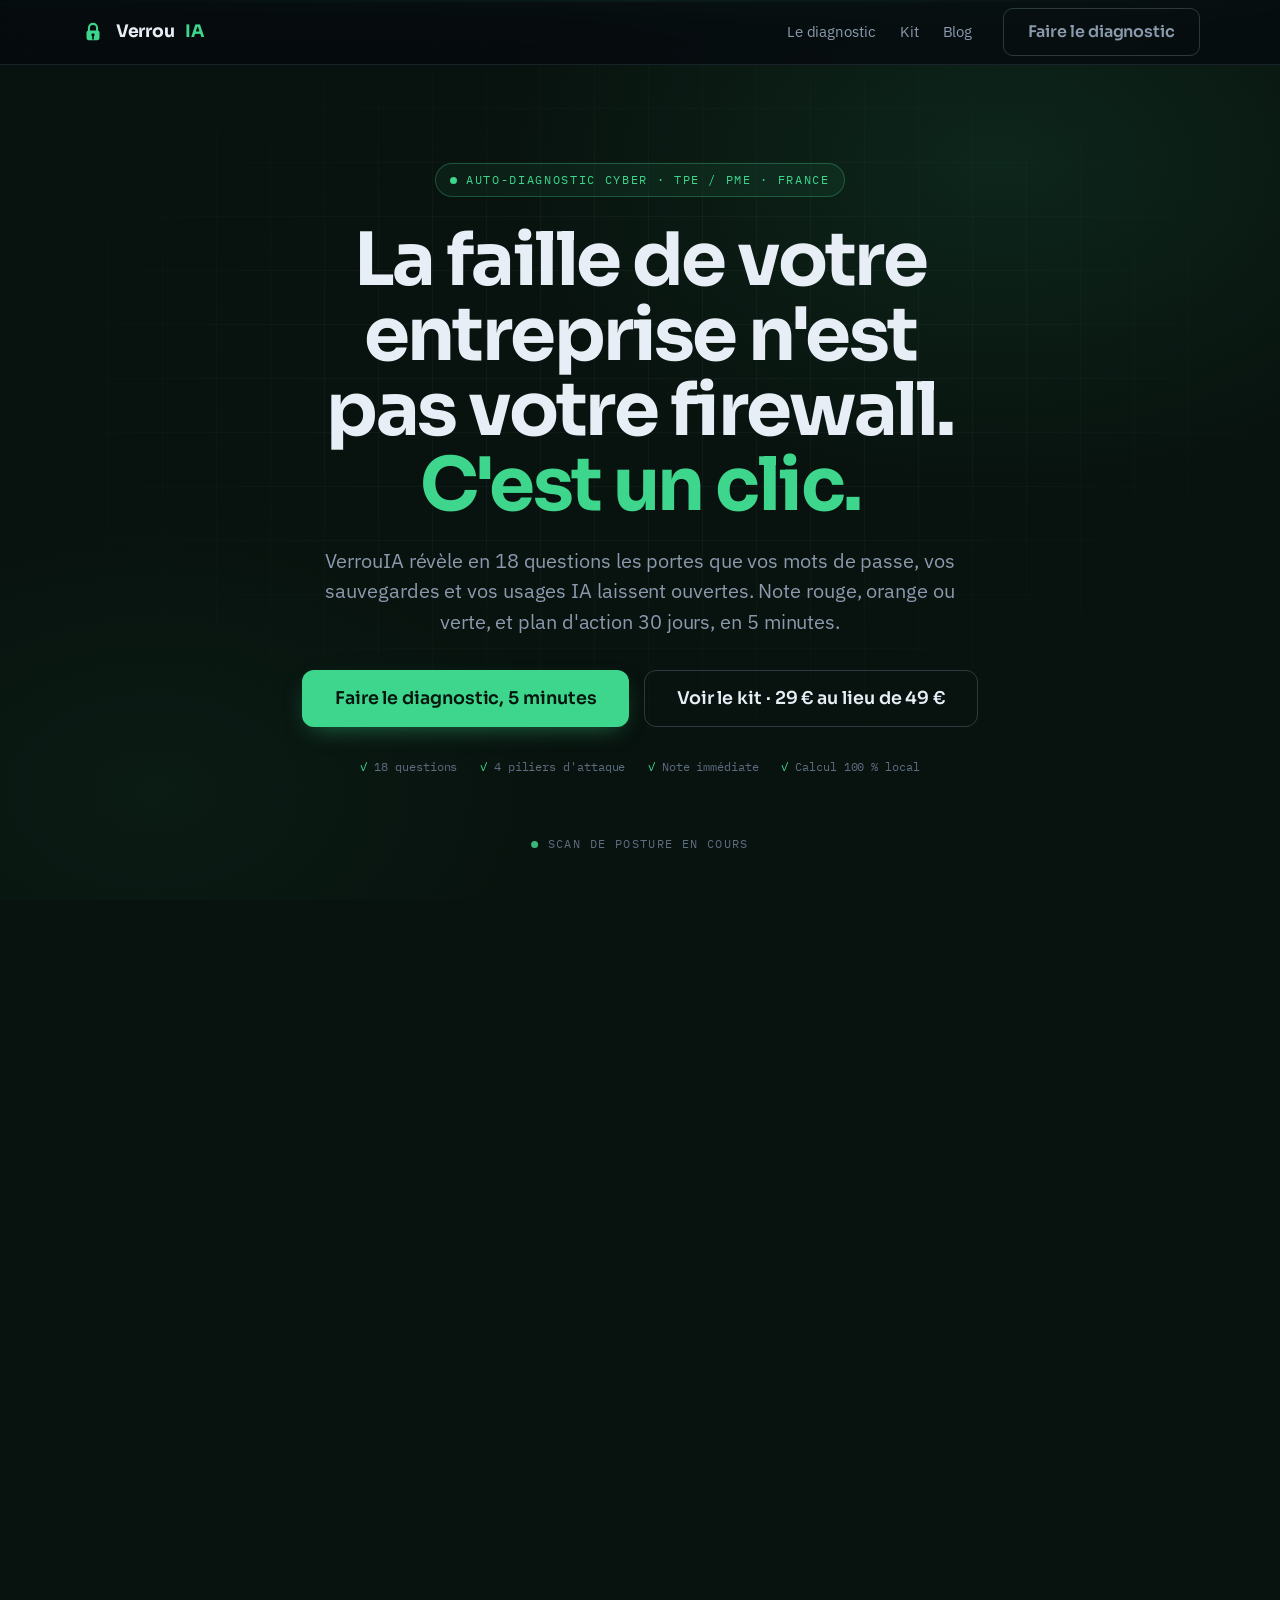
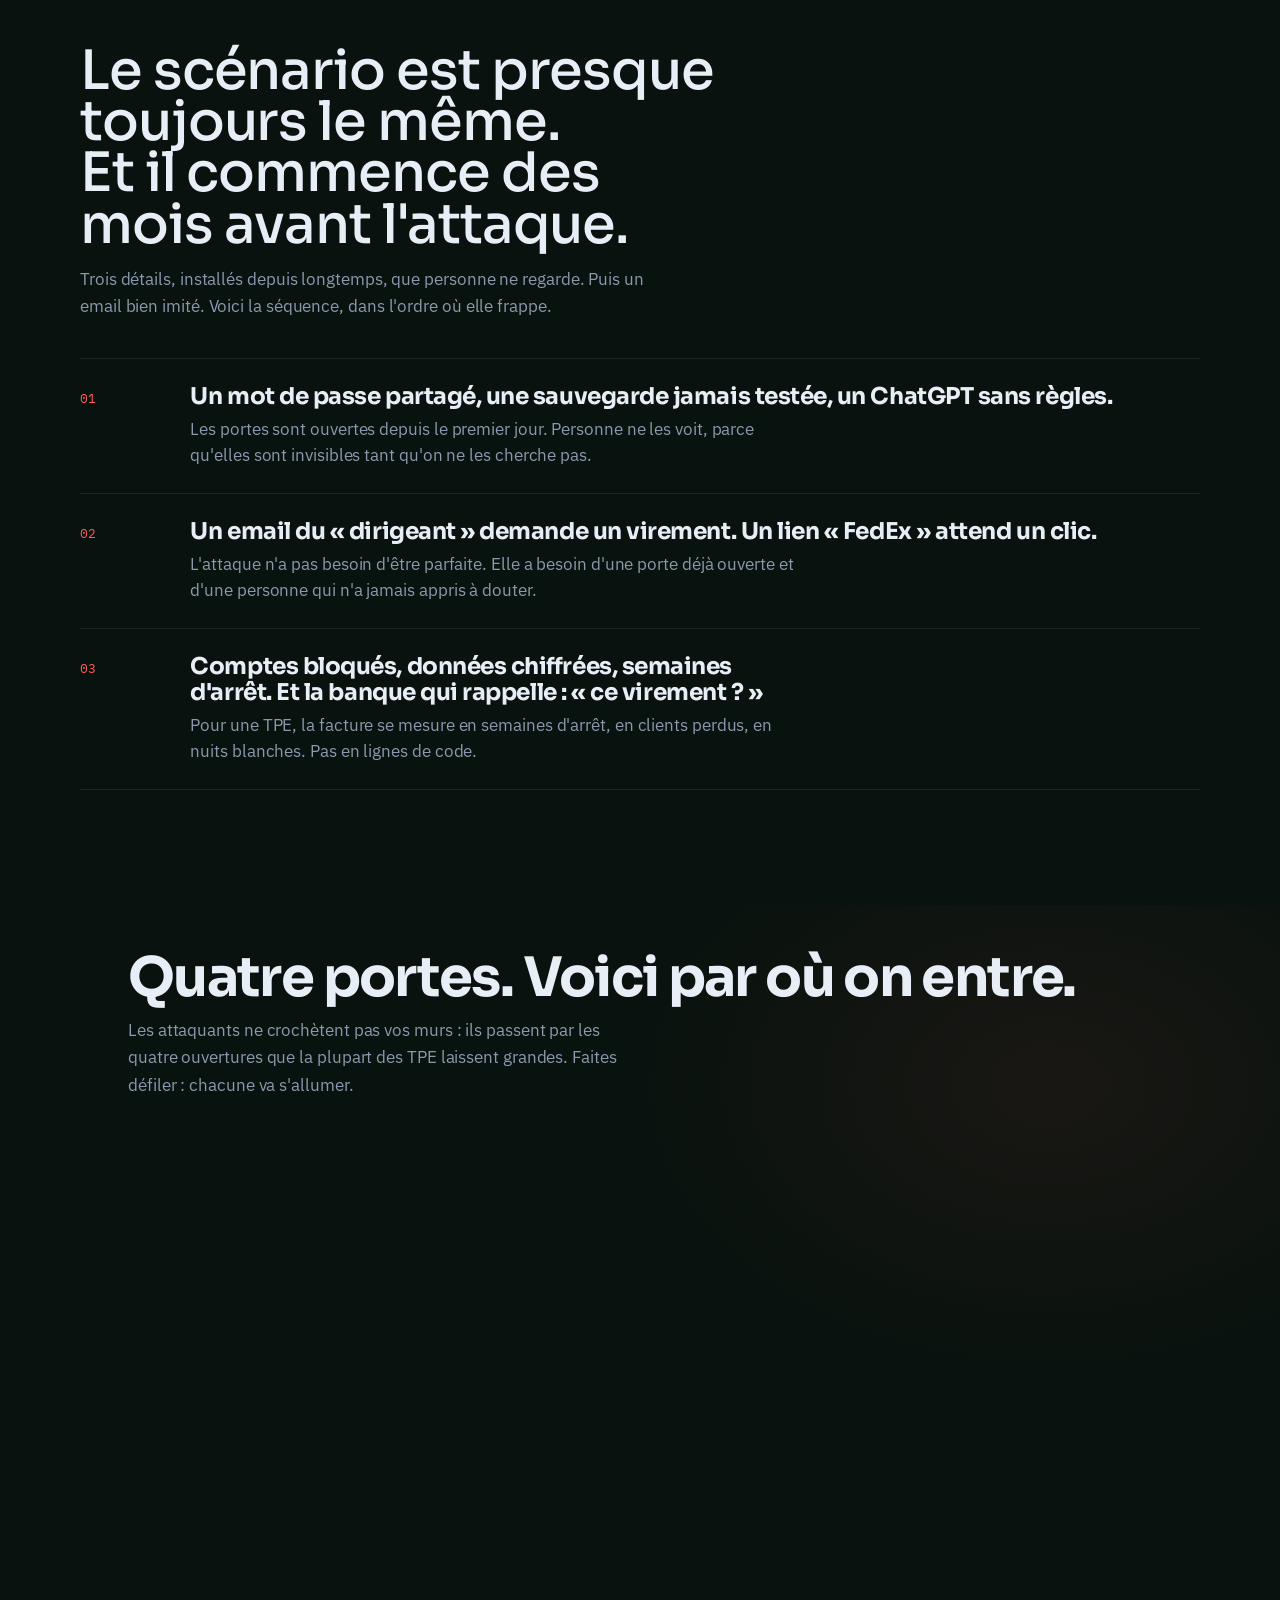
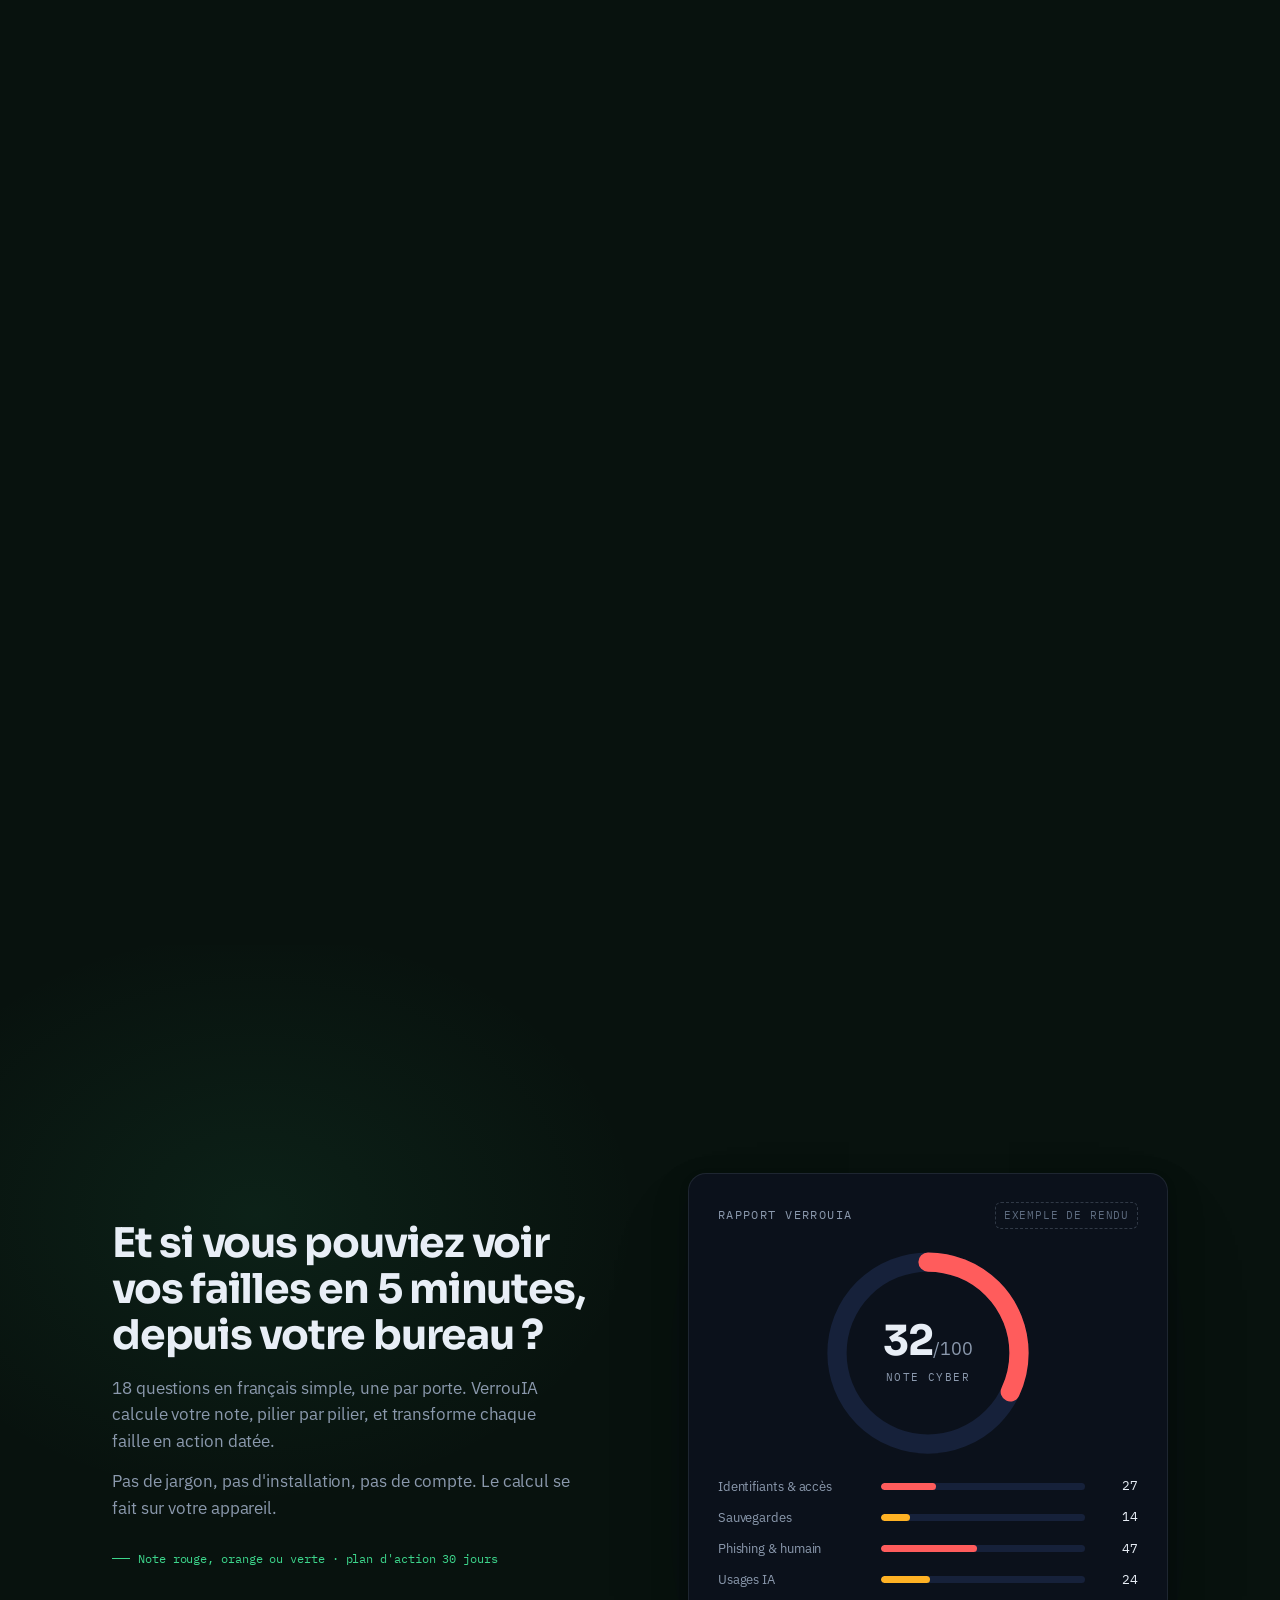
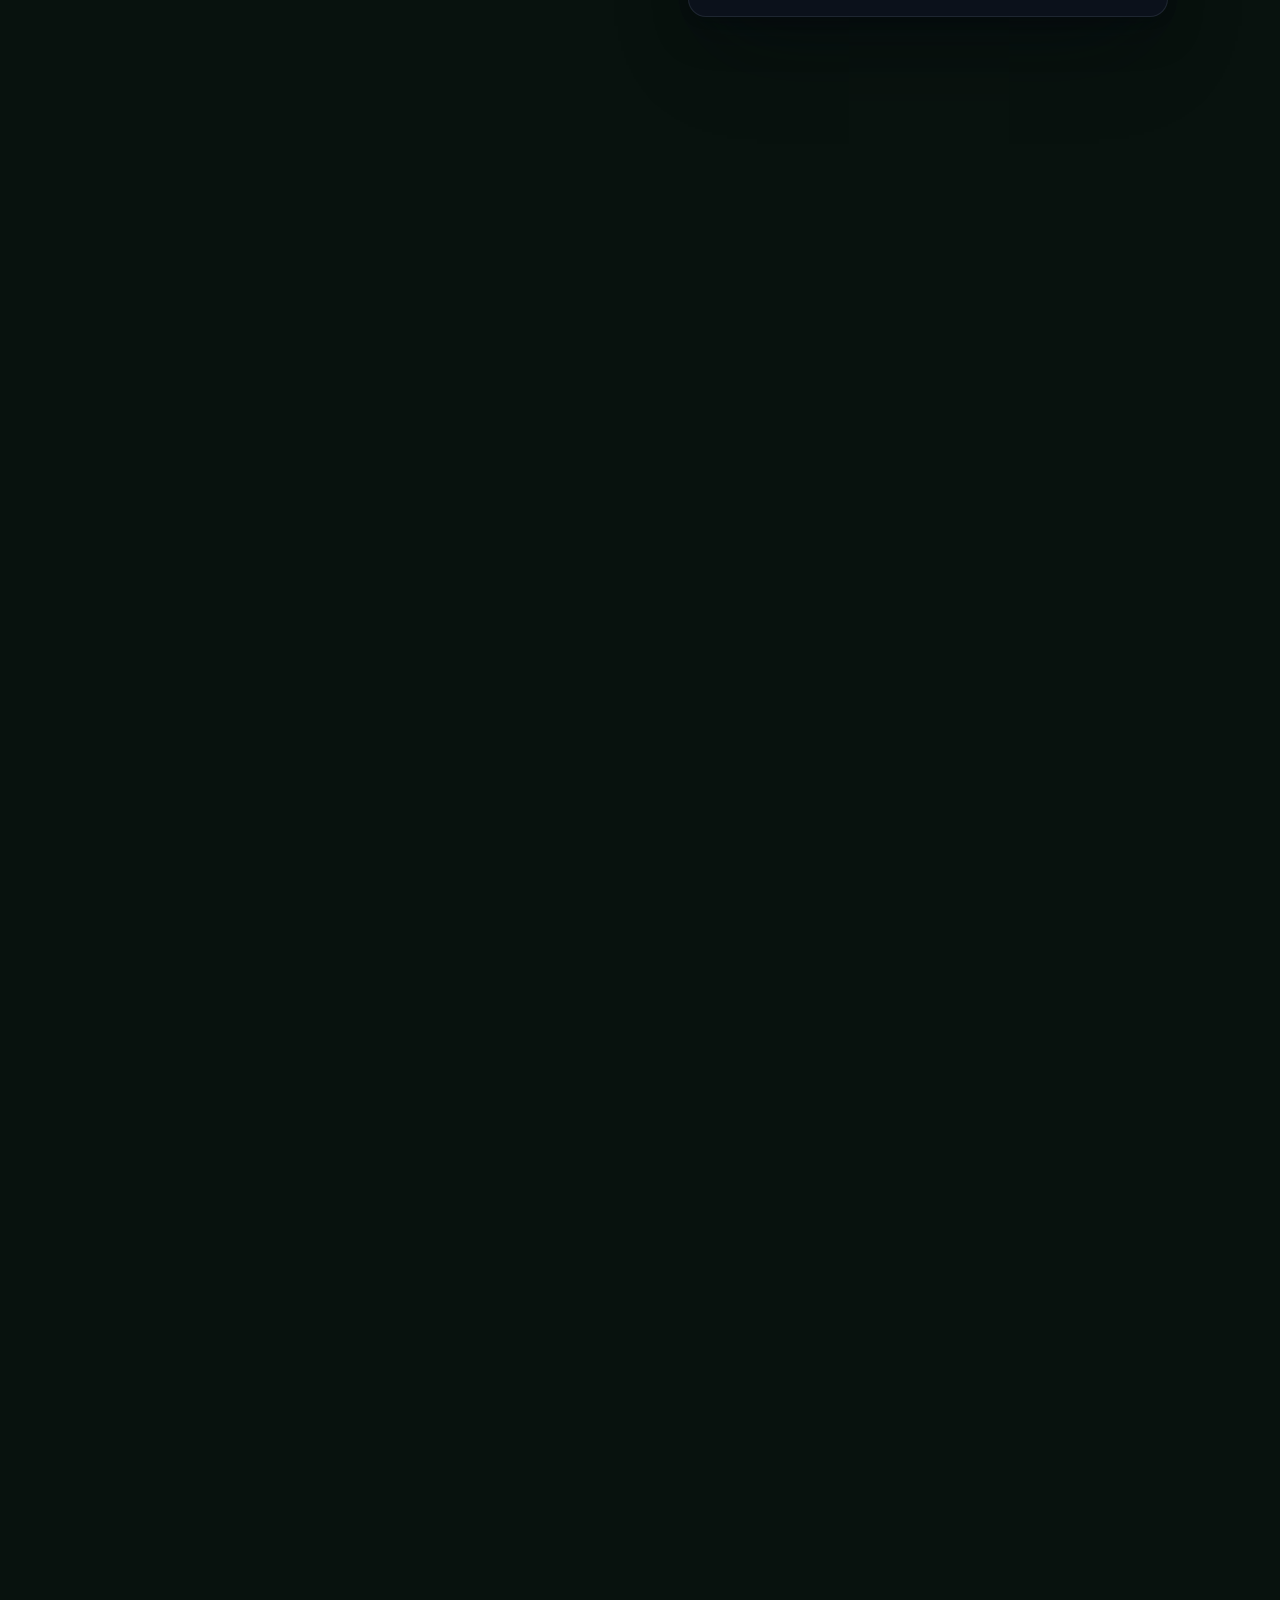
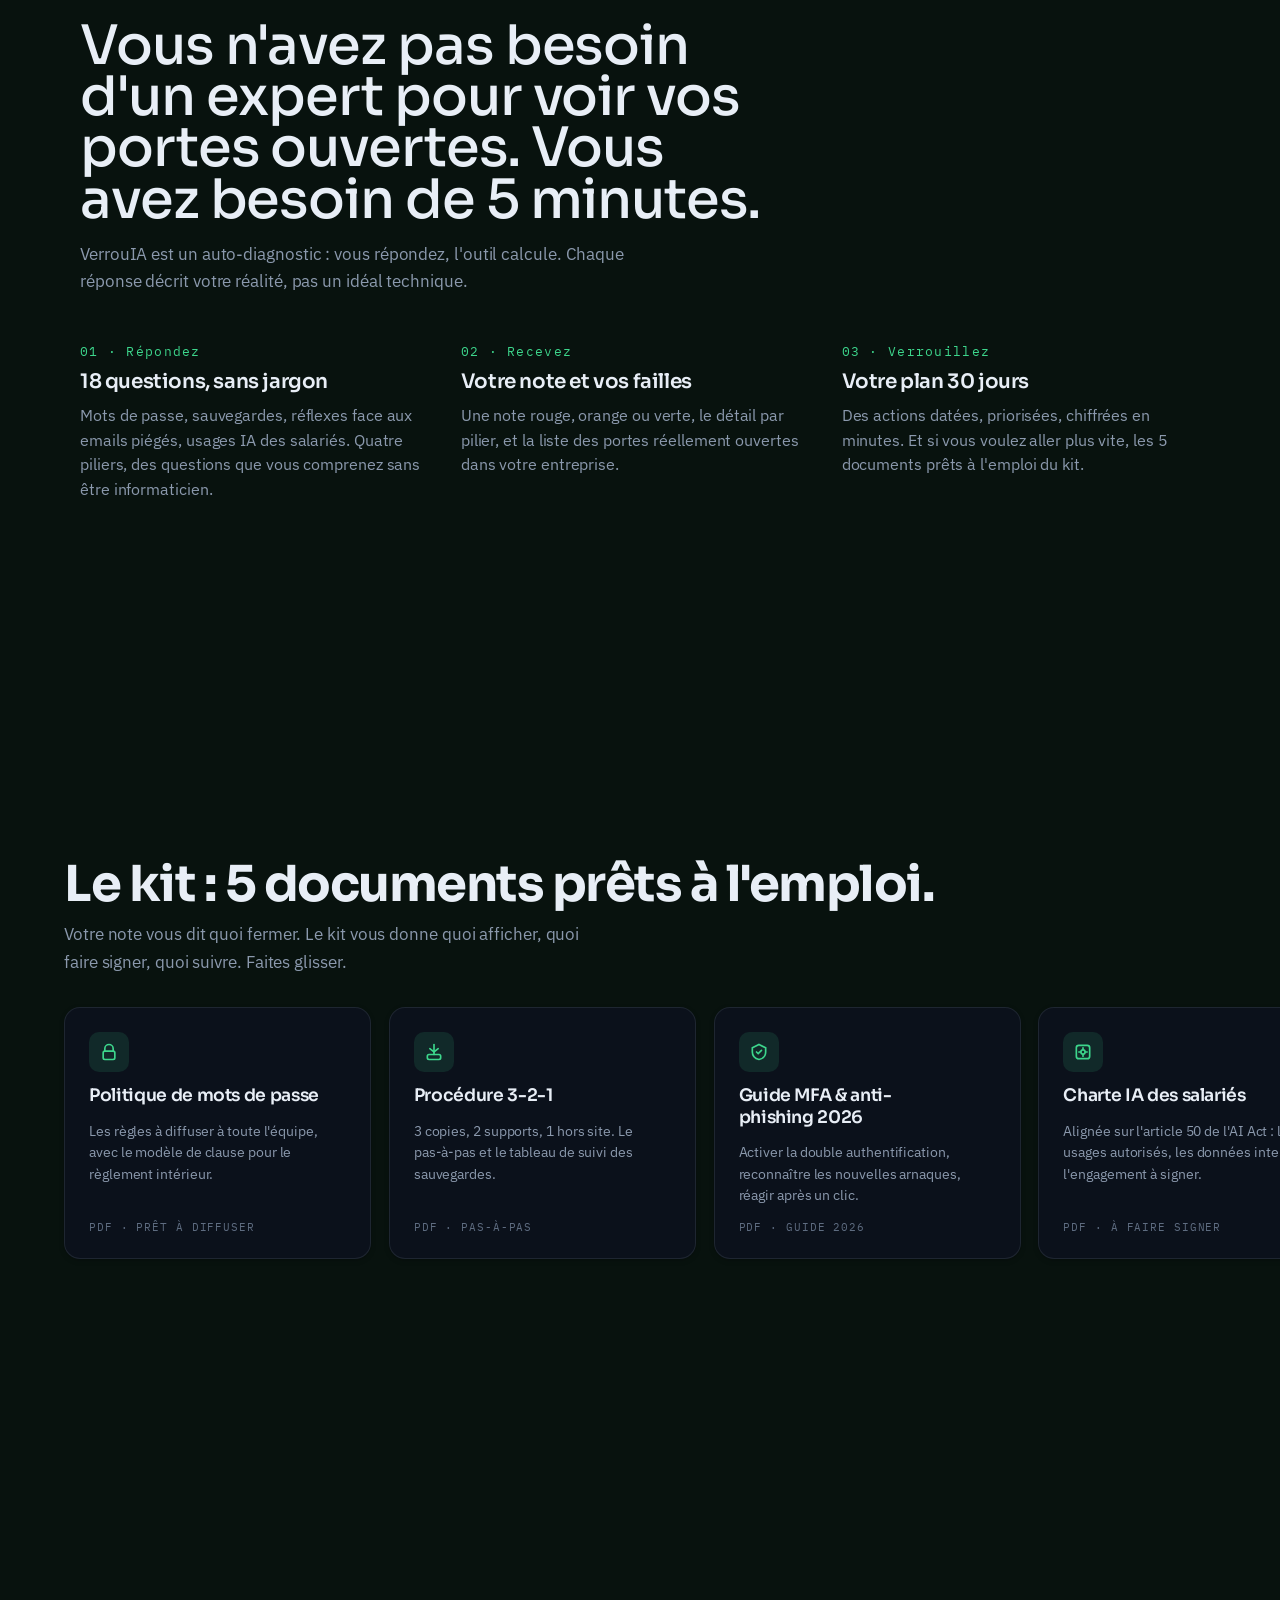
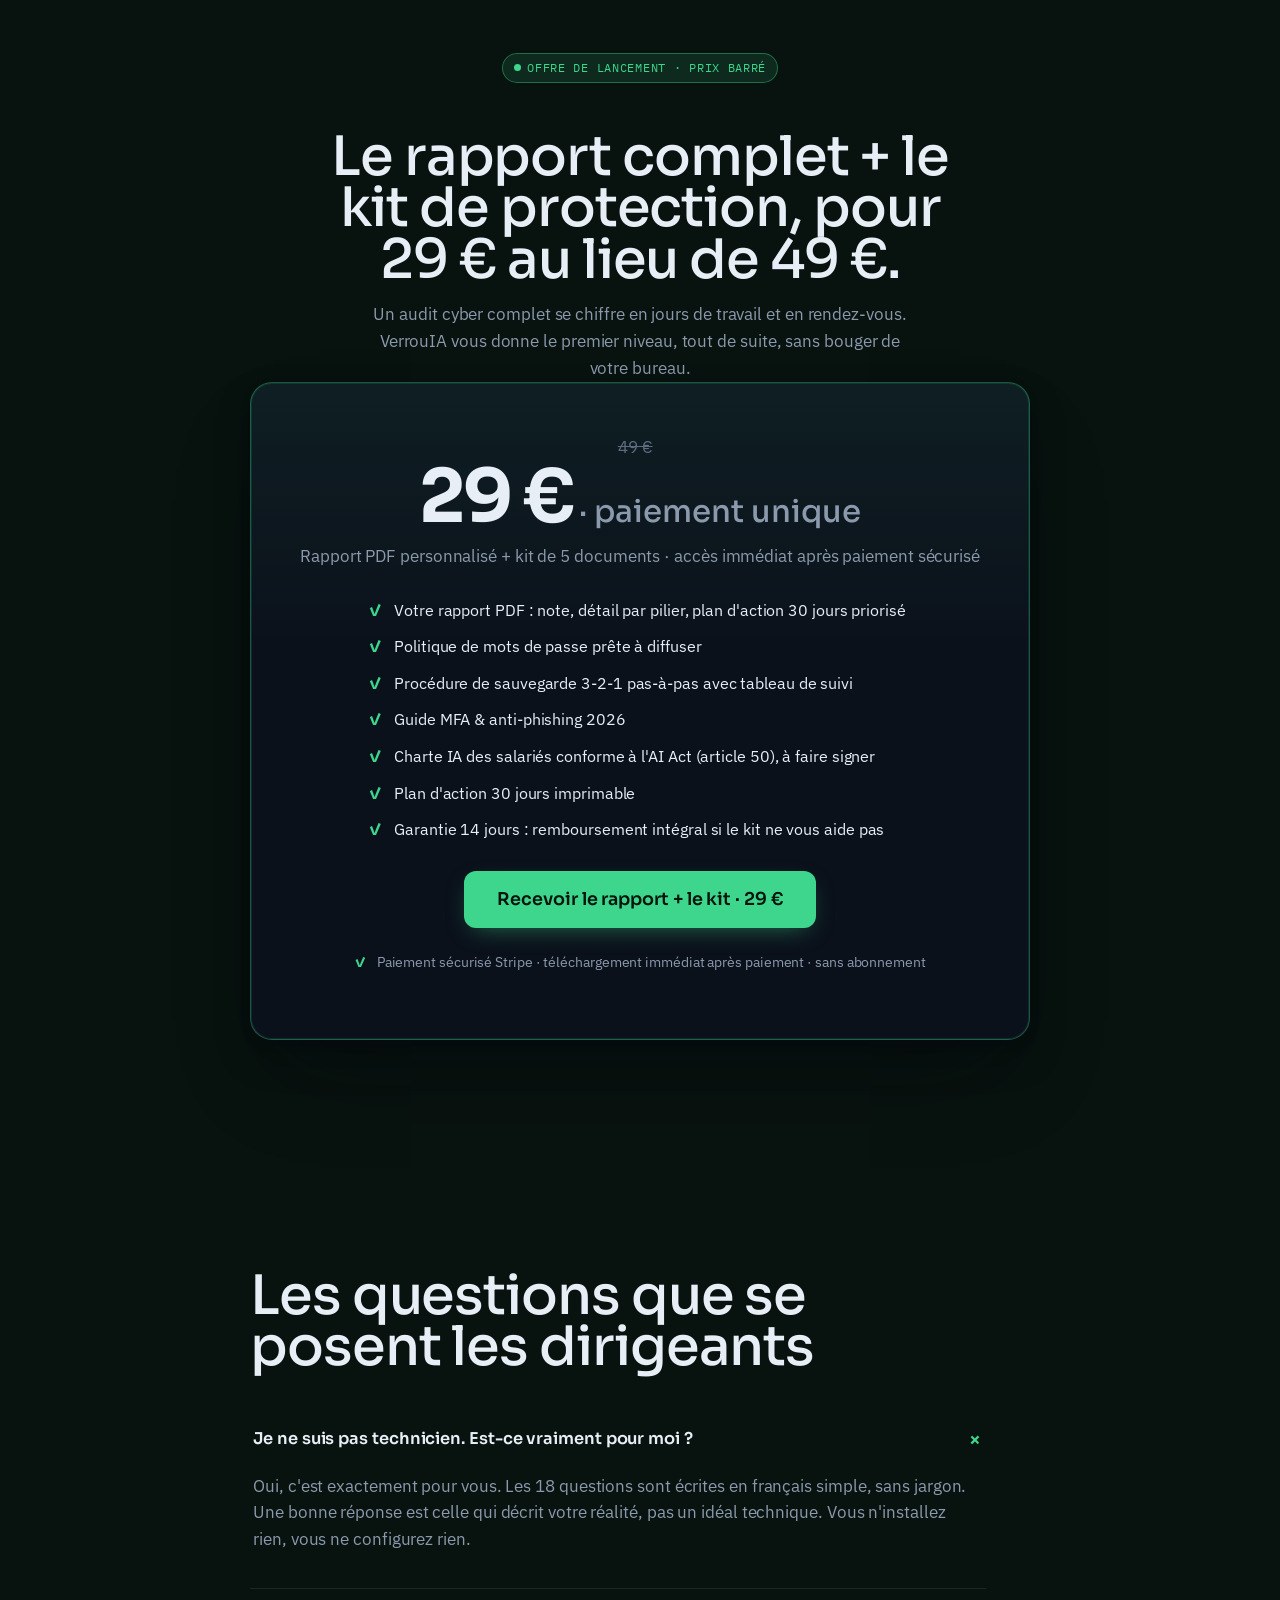
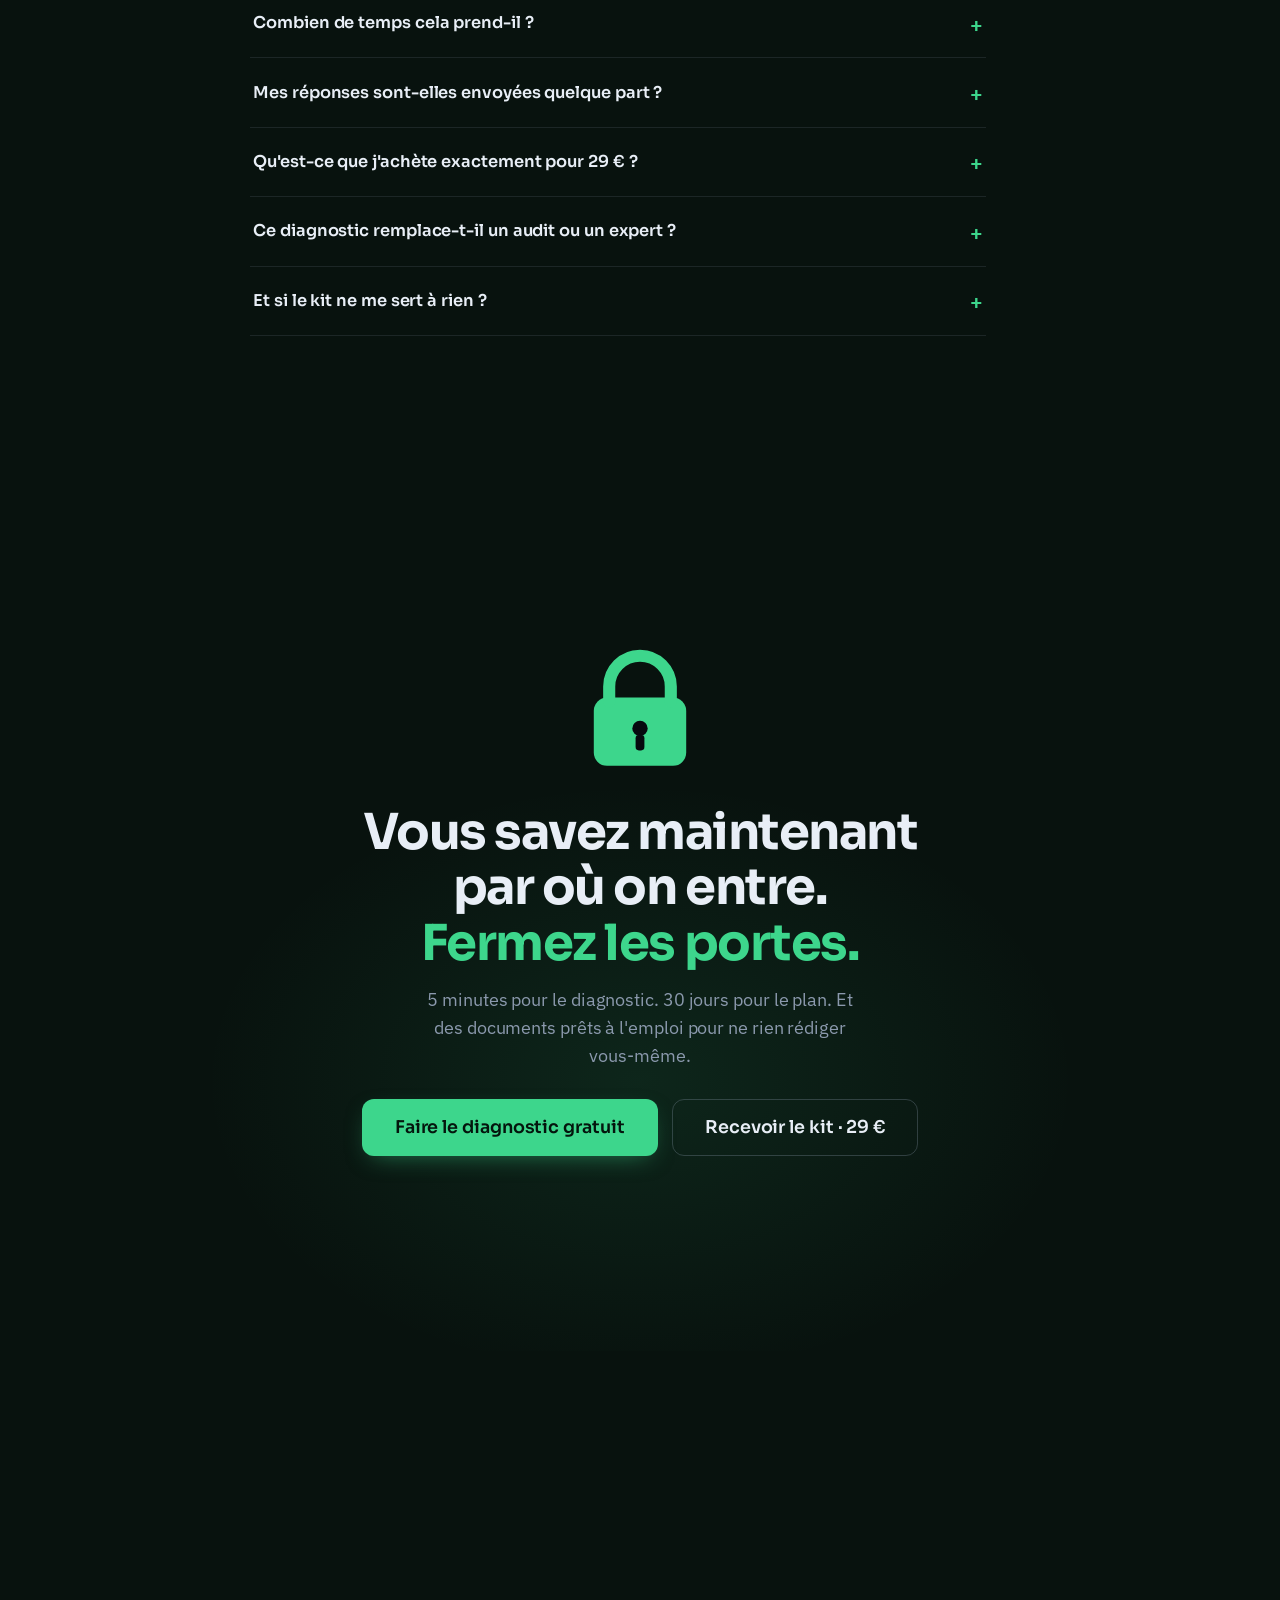
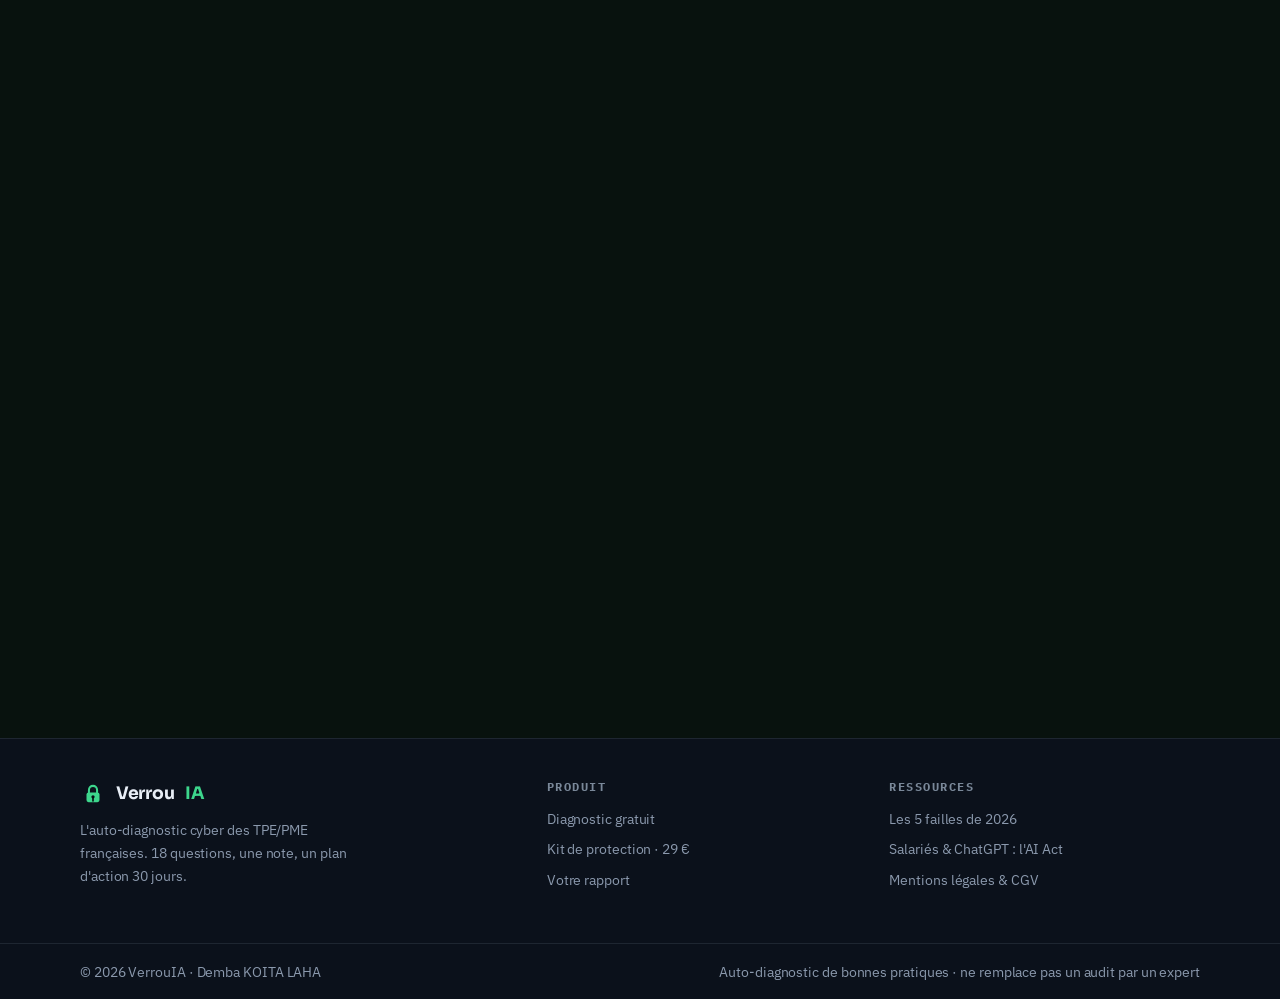
<file: index.html>
<!DOCTYPE html>
<html lang="fr">
<head>
<meta charset="utf-8">
<meta name="viewport" content="width=device-width, initial-scale=1">
<title>VerrouIA — Auto-diagnostic cyber des TPE/PME en 18 questions</title>
<meta name="description" content="La faille de votre entreprise n'est pas votre firewall : c'est un clic. VerrouIA révèle en 18 questions les portes que vos mots de passe, vos sauvegardes et vos usages IA laissent ouvertes. Note 🔴🟠🟢 et plan d'action 30 jours. Kit complet : 29 € au lieu de 49 €.">
<link rel="canonical" href="https://dembis91-940.github.io/verrouia/">
<meta property="og:title" content="VerrouIA — Auto-diagnostic cyber des TPE/PME">
<meta property="og:description" content="18 questions, 5 minutes, une note 🔴🟠🟢 et un plan d'action 30 jours pour verrouiller votre entreprise. 29 € au lieu de 49 €.">
<meta property="og:type" content="website">
<meta property="og:url" content="https://dembis91-940.github.io/verrouia/">
<meta property="og:image" content="https://dembis91-940.github.io/verrouia/assets/og-verrouia.png">
<link rel="icon" href="data:image/svg+xml,%3Csvg xmlns='http://www.w3.org/2000/svg' viewBox='0 0 64 64'%3E%3Crect width='64' height='64' rx='14' fill='%23060A11'/%3E%3Cpath d='M22 28v-6a10 10 0 0 1 20 0v6' fill='none' stroke='%233DD68C' stroke-width='5' stroke-linecap='round'/%3E%3Crect x='16' y='28' width='32' height='24' rx='5' fill='%233DD68C'/%3E%3Ccircle cx='32' cy='39' r='4' fill='%23060A11'/%3E%3Cpath d='M32 43v6' stroke='%23060A11' stroke-width='4' stroke-linecap='round'/%3E%3C/svg%3E">
<link rel="preconnect" href="https://fonts.googleapis.com">
<link rel="preconnect" href="https://fonts.gstatic.com" crossorigin>
<link href="https://fonts.googleapis.com/css2?family=Sora:wght@400;600;700&family=IBM+Plex+Sans:wght@400;500;600&family=IBM+Plex+Mono:wght@400;500&display=swap" rel="stylesheet">
<link rel="stylesheet" href="css/scrollcraft.css">
<link rel="stylesheet" href="css/verrouia.css">
<link rel="stylesheet" href="css/landing.css">
<script defer src="https://cloud.umami.is/script.js" data-website-id="e5abcaa5-b313-4845-a812-2038dceffb6d"></script>
<script type="application/ld+json">
{
  "@context": "https://schema.org",
  "@type": "Product",
  "name": "VerrouIA — Rapport complet + Kit de protection cyber",
  "description": "Auto-diagnostic cyber des TPE/PME françaises : 18 questions en 4 piliers (identifiants & accès, sauvegardes, phishing & humain, usages IA des salariés), note 🔴🟠🟢, plan d'action priorisé 30 jours et kit de 5 documents prêts à l'emploi (politique de mots de passe, procédure 3-2-1, guide MFA & anti-phishing 2026, charte IA alignée AI Act article 50, plan imprimable).",
  "brand": { "@type": "Brand", "name": "VerrouIA" },
  "offers": {
    "@type": "Offer",
    "price": "29",
    "priceCurrency": "EUR",
    "availability": "https://schema.org/InStock",
    "url": "https://buy.stripe.com/eVqeVfgDs821bHvcCofrW0j",
    "priceValidUntil": "2026-12-31"
  }
}
</script>
</head>
<body>

<!-- Navigation -->
<header class="vr-nav">
  <div class="wrap vr-nav__in">
    <a class="brand" href="index.html" aria-label="VerrouIA, accueil">
      <svg viewBox="0 0 64 64" aria-hidden="true"><path d="M22 28v-6a10 10 0 0 1 20 0v6" fill="none" stroke="#3DD68C" stroke-width="5" stroke-linecap="round"/><rect x="16" y="28" width="32" height="24" rx="5" fill="#3DD68C"/><circle cx="32" cy="39" r="4" fill="#060A11"/><path d="M32 43v6" stroke="#060A11" stroke-width="4" stroke-linecap="round"/></svg>
      Verrou<span class="brand-ia">IA</span>
    </a>
    <nav class="vr-nav__links" aria-label="Navigation principale">
      <a href="diagnostic.html">Le diagnostic</a>
      <a href="kit.html" class="l-hide">Kit</a>
      <a href="blog/failes-pme-2026.html" class="l-hide">Blog</a>
      <a class="btn btn-ghost vr-nav__cta" href="diagnostic.html">Faire le diagnostic</a>
    </nav>
  </div>
</header>

<main>

  <!-- ACT 1 — HERO : la faille humaine. Pin + scanline pilotée par --sc-p. -->
  <section data-sc-act="pin" data-sc-span="1.7" data-sc-drift="#06090F" aria-label="Introduction">
    <div data-sc-stage class="vr-hero">
      <div class="vr-hero__grid" aria-hidden="true"></div>
      <div class="vr-scanline" aria-hidden="true"></div>
      <div class="vr-hero__inner">
        <p class="vr-hero__kicker"><span class="pulse"></span>Auto-diagnostic cyber · TPE / PME · France</p>
        <h1>La faille de votre entreprise n'est pas votre firewall. <em>C'est un clic.</em></h1>
        <p class="lead">VerrouIA révèle en 18 questions les portes que vos mots de passe, vos sauvegardes et vos usages IA laissent ouvertes. Note rouge, orange ou verte, et plan d'action 30 jours, en 5 minutes.</p>
        <div class="vr-hero__ctas">
          <a class="btn btn-pri btn-lg" href="diagnostic.html">Faire le diagnostic, 5 minutes</a>
          <a class="btn btn-ghost btn-lg" href="#offre">Voir le kit · 29 € au lieu de 49 €</a>
        </div>
        <div class="vr-hero__meta">
          <span>18 questions</span><span>4 piliers d'attaque</span><span>Note immédiate</span><span>Calcul 100 % local</span>
        </div>
      </div>
      <p class="vr-hero__status">Scan de posture en cours</p>
    </div>
  </section>

  <!-- MENACE : le scénario, en clair. -->
  <section class="vr-threat sc-section" aria-label="Le scénario d'attaque">
    <div class="wrap">
      <div class="sc-stack" data-sc-in>
        <h2 class="sc-display sc-display--md" style="max-width:20ch">Le scénario est presque toujours le même. Et il commence des mois avant l'attaque.</h2>
        <p class="sc-body" style="font-size:1.05rem;max-width:60ch">Trois détails, installés depuis longtemps, que personne ne regarde. Puis un email bien imité. Voici la séquence, dans l'ordre où elle frappe.</p>
      </div>
      <div class="vr-threat__rail" data-sc-in data-sc-stagger="90">
        <div class="vr-threat__row">
          <div class="vr-threat__num">01</div>
          <div>
            <h3>Un mot de passe partagé, une sauvegarde jamais testée, un ChatGPT sans règles.</h3>
            <p>Les portes sont ouvertes depuis le premier jour. Personne ne les voit, parce qu'elles sont invisibles tant qu'on ne les cherche pas.</p>
          </div>
        </div>
        <div class="vr-threat__row">
          <div class="vr-threat__num">02</div>
          <div>
            <h3>Un email du « dirigeant » demande un virement. Un lien « FedEx » attend un clic.</h3>
            <p>L'attaque n'a pas besoin d'être parfaite. Elle a besoin d'une porte déjà ouverte et d'une personne qui n'a jamais appris à douter.</p>
          </div>
        </div>
        <div class="vr-threat__row">
          <div class="vr-threat__num">03</div>
          <div>
            <h3>Comptes bloqués, données chiffrées, semaines d'arrêt. Et la banque qui rappelle : « ce virement ? »</h3>
            <p>Pour une TPE, la facture se mesure en semaines d'arrêt, en clients perdus, en nuits blanches. Pas en lignes de code.</p>
          </div>
        </div>
      </div>
    </div>
  </section>

  <!-- ACT 2 — LES 4 PILIERS : le scroll révèle les portes (peak, plus long acte). -->
  <section data-sc-act="pin" data-sc-span="3.6" data-sc-drift="#080C16" aria-label="Les quatre piliers d'attaque">
    <div data-sc-stage class="vr-pil">
      <div class="vr-pil__box">
        <div class="vr-pil__head">
          <h2>Quatre portes. Voici par où on entre.</h2>
          <p>Les attaquants ne crochètent pas vos murs : ils passent par les quatre ouvertures que la plupart des TPE laissent grandes. Faites défiler : chacune va s'allumer.</p>
        </div>
        <div class="vr-pil__list">
          <div class="vr-pil__item" data-sc-cue="0.05 1">
            <span class="vr-pil__icon"><svg viewBox="0 0 24 24" fill="none" stroke="#FF5C5C" stroke-width="2" stroke-linecap="round"><path d="M7 11V8a5 5 0 0 1 10 0v3"/><rect x="5" y="11" width="14" height="10" rx="2"/></svg></span>
            <div><strong>Identifiants &amp; accès</strong><small>Le même mot de passe ouvre l'email, la banque et les devis. Les anciens salariés ont encore la clé.</small></div>
            <span class="vr-pil__state">Porte ouverte</span>
          </div>
          <div class="vr-pil__item" data-sc-cue="0.17 1">
            <span class="vr-pil__icon"><svg viewBox="0 0 24 24" fill="none" stroke="#FF5C5C" stroke-width="2" stroke-linecap="round"><path d="M12 3v12"/><path d="M7 8l5 4 5-4"/><rect x="4" y="15" width="16" height="6" rx="2"/></svg></span>
            <div><strong>Sauvegardes</strong><small>La sauvegarde n'a jamais été testée. Le jour où on en a besoin, elle est vide ou illisible.</small></div>
            <span class="vr-pil__state">Porte ouverte</span>
          </div>
          <div class="vr-pil__item" data-sc-cue="0.29 1">
            <span class="vr-pil__icon"><svg viewBox="0 0 24 24" fill="none" stroke="#FF5C5C" stroke-width="2" stroke-linecap="round"><circle cx="12" cy="12" r="9"/><path d="M3 12h18M12 3c3 3.5 3 14 0 18M12 3c-3 3.5-3 14 0 18"/></svg></span>
            <div><strong>Phishing &amp; facteur humain</strong><small>Personne n'a appris à douter. Un clic suffit, un IBAN qui change, une voix imitée.</small></div>
            <span class="vr-pil__state">Porte ouverte</span>
          </div>
          <div class="vr-pil__item" data-sc-cue="0.41 1">
            <span class="vr-pil__icon"><svg viewBox="0 0 24 24" fill="none" stroke="#FF5C5C" stroke-width="2" stroke-linecap="round"><rect x="4" y="4" width="16" height="16" rx="3"/><circle cx="12" cy="12" r="2.5"/><path d="M12 9V7M12 17v-2M9 12H7M17 12h-2"/></svg></span>
            <div><strong>Usages IA des salariés</strong><small>Des devis collés dans ChatGPT. Depuis le 2 août, la loi européenne exige la transparence sur l'IA.</small></div>
            <span class="vr-pil__state">Porte ouverte</span>
          </div>
        </div>
        <p class="vr-pil__turn" data-sc-cue="0.62 1">La bonne nouvelle : chacune de ces portes se verrouille. Encore faut-il savoir lesquelles sont ouvertes chez vous.</p>
      </div>
    </div>
  </section>

  <!-- ACT 3 — LA NOTE : la jauge se remplit sous la main. -->
  <section data-sc-act="pin" data-sc-span="2.4" data-sc-drift="#06090F" aria-label="Exemple de note obtenue">
    <div data-sc-stage class="vr-note">
      <div class="vr-note__box">
        <div class="vr-note__copy">
          <h2>Et si vous pouviez voir vos failles en 5 minutes, depuis votre bureau ?</h2>
          <p>18 questions en français simple, une par porte. VerrouIA calcule votre note, pilier par pilier, et transforme chaque faille en action datée.</p>
          <p>Pas de jargon, pas d'installation, pas de compte. Le calcul se fait sur votre appareil.</p>
          <span class="stamp">Note rouge, orange ou verte · plan d'action 30 jours</span>
        </div>
        <div class="vr-report">
          <div class="vr-report__top">
            <span class="vr-report__title">Rapport VerrouIA</span>
            <span class="vr-report__badge">Exemple de rendu</span>
          </div>
          <div class="vr-gauge" role="img" aria-label="Exemple : note globale 32 sur 100">
            <svg viewBox="0 0 120 120">
              <circle class="track" cx="60" cy="60" r="52" fill="none" stroke-width="11"></circle>
              <circle class="fill" id="noteGauge" cx="60" cy="60" r="52" fill="none" stroke-width="11" stroke-dasharray="326.7" stroke-dashoffset="326.7"></circle>
            </svg>
            <div class="vr-gauge__center"><div><span class="vr-gauge__num" id="noteNum">0</span><span style="font-size:1.1rem;color:var(--vr-ink-soft)">/100</span></div><div class="vr-gauge__lbl">Note cyber</div></div>
          </div>
          <div class="vr-report__bars">
            <div class="vr-report__bar"><span class="nm">Identifiants &amp; accès</span><span class="bd"><span id="barA"></span></span><span class="vl" id="valA">0</span></div>
            <div class="vr-report__bar"><span class="nm">Sauvegardes</span><span class="bd"><span id="barB"></span></span><span class="vl" id="valB">0</span></div>
            <div class="vr-report__bar"><span class="nm">Phishing &amp; humain</span><span class="bd"><span id="barC"></span></span><span class="vl" id="valC">0</span></div>
            <div class="vr-report__bar"><span class="nm">Usages IA</span><span class="bd"><span id="barD"></span></span><span class="vl" id="valD">0</span></div>
          </div>
        </div>
      </div>
    </div>
  </section>

  <!-- SOLUTION : comment ça marche. -->
  <section class="sc-section" aria-label="Comment ça marche">
    <div class="wrap">
      <div class="sc-stack" data-sc-in>
        <h2 class="sc-display sc-display--md" style="max-width:18ch">Vous n'avez pas besoin d'un expert pour voir vos portes ouvertes. Vous avez besoin de 5 minutes.</h2>
        <p class="sc-body" style="font-size:1.05rem;max-width:56ch">VerrouIA est un auto-diagnostic : vous répondez, l'outil calcule. Chaque réponse décrit votre réalité, pas un idéal technique.</p>
      </div>
      <div class="vr-steps" data-sc-in data-sc-stagger="100">
        <div class="vr-step">
          <div class="vr-step__num">01 · Répondez</div>
          <h3>18 questions, sans jargon</h3>
          <p>Mots de passe, sauvegardes, réflexes face aux emails piégés, usages IA des salariés. Quatre piliers, des questions que vous comprenez sans être informaticien.</p>
        </div>
        <div class="vr-step">
          <div class="vr-step__num">02 · Recevez</div>
          <h3>Votre note et vos failles</h3>
          <p>Une note rouge, orange ou verte, le détail par pilier, et la liste des portes réellement ouvertes dans votre entreprise.</p>
        </div>
        <div class="vr-step">
          <div class="vr-step__num">03 · Verrouillez</div>
          <h3>Votre plan 30 jours</h3>
          <p>Des actions datées, priorisées, chiffrées en minutes. Et si vous voulez aller plus vite, les 5 documents prêts à l'emploi du kit.</p>
        </div>
      </div>
    </div>
  </section>

  <!-- ACT 4 — LE KIT : rail latéral des 5 documents. -->
  <section data-sc-act="pan" data-sc-span="2.8" data-sc-drift="#080C16" aria-label="Les cinq documents du kit">
    <div data-sc-stage class="vr-kit">
      <div class="vr-kit__head">
        <h2>Le kit : 5 documents prêts à l'emploi.</h2>
        <p>Votre note vous dit quoi fermer. Le kit vous donne quoi afficher, quoi faire signer, quoi suivre. Faites glisser.</p>
      </div>
      <div class="vr-kit__rail" data-sc-pan="0.06">
        <article class="vr-doc">
          <span class="ico"><svg viewBox="0 0 24 24" fill="none" stroke="#3DD68C" stroke-width="2" stroke-linecap="round"><path d="M7 11V8a5 5 0 0 1 10 0v3"/><rect x="5" y="11" width="14" height="10" rx="2"/></svg></span>
          <h3>Politique de mots de passe</h3>
          <p>Les règles à diffuser à toute l'équipe, avec le modèle de clause pour le règlement intérieur.</p>
          <span class="fmt">PDF · prêt à diffuser</span>
        </article>
        <article class="vr-doc">
          <span class="ico"><svg viewBox="0 0 24 24" fill="none" stroke="#3DD68C" stroke-width="2" stroke-linecap="round"><path d="M12 3v12"/><path d="M7 8l5 4 5-4"/><rect x="4" y="15" width="16" height="6" rx="2"/></svg></span>
          <h3>Procédure 3-2-1</h3>
          <p>3 copies, 2 supports, 1 hors site. Le pas-à-pas et le tableau de suivi des sauvegardes.</p>
          <span class="fmt">PDF · pas-à-pas</span>
        </article>
        <article class="vr-doc">
          <span class="ico"><svg viewBox="0 0 24 24" fill="none" stroke="#3DD68C" stroke-width="2" stroke-linecap="round"><path d="M12 3l8 4v5c0 5-3.5 8-8 9-4.5-1-8-4-8-9V7z"/><path d="M9 12l2 2 4-4"/></svg></span>
          <h3>Guide MFA &amp; anti-phishing 2026</h3>
          <p>Activer la double authentification, reconnaître les nouvelles arnaques, réagir après un clic.</p>
          <span class="fmt">PDF · guide 2026</span>
        </article>
        <article class="vr-doc">
          <span class="ico"><svg viewBox="0 0 24 24" fill="none" stroke="#3DD68C" stroke-width="2" stroke-linecap="round"><rect x="4" y="4" width="16" height="16" rx="3"/><circle cx="12" cy="12" r="2.5"/><path d="M12 9V7M12 17v-2M9 12H7M17 12h-2"/></svg></span>
          <h3>Charte IA des salariés</h3>
          <p>Alignée sur l'article 50 de l'AI Act : les usages autorisés, les données interdites, l'engagement à signer.</p>
          <span class="fmt">PDF · à faire signer</span>
        </article>
        <article class="vr-doc">
          <span class="ico"><svg viewBox="0 0 24 24" fill="none" stroke="#3DD68C" stroke-width="2" stroke-linecap="round"><path d="M8 6h13M8 12h13M8 18h13"/><path d="M3 6h.01M3 12h.01M3 18h.01"/></svg></span>
          <h3>Plan d'action 30 jours</h3>
          <p>La version imprimable de votre plan : chaque action, chaque semaine, chaque responsable.</p>
          <span class="fmt">PDF · imprimable</span>
        </article>
        <article class="vr-doc vr-doc--end">
          <a href="kit.html">Voir le détail du kit →</a>
        </article>
      </div>
    </div>
  </section>

  <!-- OFFRE : prix réel, un seul CTA d'achat. -->
  <section class="sc-section" id="offre" aria-label="Offre et prix">
    <div class="wrap-narrow">
      <div class="sc-stack" data-sc-in style="text-align:center">
        <span class="badge badge-ok" style="margin-inline:auto"><span class="dot"></span>Offre de lancement · prix barré</span>
        <h2 class="sc-display sc-display--md" style="max-width:22ch;margin-inline:auto">Le rapport complet + le kit de protection, pour 29 € au lieu de 49 €.</h2>
        <p class="sc-body" style="margin-inline:auto;max-width:54ch;font-size:1.06rem">Un audit cyber complet se chiffre en jours de travail et en rendez-vous. VerrouIA vous donne le premier niveau, tout de suite, sans bouger de votre bureau.</p>
      </div>
      <div class="vr-price" data-sc-in>
        <div>
          <span class="price-old">49 €</span>
          <div class="vr-price__now">29 €<small> · paiement unique</small></div>
          <p class="vr-price__note">Rapport PDF personnalisé + kit de 5 documents · accès immédiat après paiement sécurisé</p>
        </div>
        <ul class="vr-price__list">
          <li>Votre rapport PDF : note, détail par pilier, plan d'action 30 jours priorisé</li>
          <li>Politique de mots de passe prête à diffuser</li>
          <li>Procédure de sauvegarde 3-2-1 pas-à-pas avec tableau de suivi</li>
          <li>Guide MFA &amp; anti-phishing 2026</li>
          <li>Charte IA des salariés conforme à l'AI Act (article 50), à faire signer</li>
          <li>Plan d'action 30 jours imprimable</li>
          <li>Garantie 14 jours : remboursement intégral si le kit ne vous aide pas</li>
        </ul>
        <a class="btn btn-pri btn-lg" href="https://buy.stripe.com/eVqeVfgDs821bHvcCofrW0j" rel="noopener">Recevoir le rapport + le kit · 29 €</a>
        <p class="vr-price__guarantee"><span style="color:var(--vr-accent);font-weight:700">✓</span><span>Paiement sécurisé Stripe · téléchargement immédiat après paiement · sans abonnement</span></p>
      </div>
    </div>
  </section>

  <!-- FAQ -->
  <section class="sc-section" aria-label="Questions fréquentes">
    <div class="wrap-narrow">
      <div class="sc-stack" data-sc-in>
        <h2 class="sc-display sc-display--md">Les questions que se posent les dirigeants</h2>
      </div>
      <div class="vr-faq" data-sc-in style="margin-top:2rem">
        <details class="faq-item" open>
          <summary class="faq-q">Je ne suis pas technicien. Est-ce vraiment pour moi ?</summary>
          <div class="faq-a"><p>Oui, c'est exactement pour vous. Les 18 questions sont écrites en français simple, sans jargon. Une bonne réponse est celle qui décrit votre réalité, pas un idéal technique. Vous n'installez rien, vous ne configurez rien.</p></div>
        </details>
        <details class="faq-item">
          <summary class="faq-q">Combien de temps cela prend-il ?</summary>
          <div class="faq-a"><p>5 minutes pour les questions. La note et le plan d'action sont calculés instantanément. Le plan est conçu pour tenir dans 30 jours, à raison de quelques dizaines de minutes par semaine.</p></div>
        </details>
        <details class="faq-item">
          <summary class="faq-q">Mes réponses sont-elles envoyées quelque part ?</summary>
          <div class="faq-a"><p>Non. Tout le calcul se fait dans votre navigateur. Vos réponses ne sont ni envoyées, ni stockées sur un serveur. Aucun compte n'est requis.</p></div>
        </details>
        <details class="faq-item">
          <summary class="faq-q">Qu'est-ce que j'achète exactement pour 29 € ?</summary>
          <div class="faq-a"><p>Votre rapport PDF personnalisé (note, détail par pilier, plan d'action 30 jours) et le kit de 5 documents prêts à l'emploi : politique de mots de passe, procédure 3-2-1, guide MFA &amp; anti-phishing 2026, charte IA conforme à l'AI Act (article 50) et plan d'action imprimable. Accès immédiat après paiement, sans abonnement.</p></div>
        </details>
        <details class="faq-item">
          <summary class="faq-q">Ce diagnostic remplace-t-il un audit ou un expert ?</summary>
          <div class="faq-a"><p>Non, et c'est important de le dire : VerrouIA est un auto-diagnostic de bonnes pratiques. Il révèle vos failles les plus probables et vous donne les premiers correctifs. Pour une certification (ISO 27001, Cyber Essentials) ou une conformité réglementaire, faites appel à un expert.</p></div>
        </details>
        <details class="faq-item">
          <summary class="faq-q">Et si le kit ne me sert à rien ?</summary>
          <div class="faq-a"><p>Vous êtes couvert par la garantie 14 jours : si vous estimez que le kit ne vous aide pas à verrouiller une seule faille, écrivez-nous et vous êtes remboursé intégralement, sans justification.</p></div>
        </details>
      </div>
    </div>
  </section>

  <!-- ACT 5 — CLOSE : le cadenas se ferme (signature VerrouIA). -->
  <section data-sc-act="pin" data-sc-span="2.0" data-sc-drift="#08120E" aria-label="Conclusion et appel à l'action">
    <div data-sc-stage class="vr-close">
      <div class="vr-close__in">
        <svg class="vr-lockbig" id="closeLock" viewBox="0 0 120 120" aria-hidden="true">
          <rect x="18" y="46" width="84" height="62" rx="12" id="lockBody"/>
          <path id="lockShackle" d="M32 50 V36 a28 28 0 0 1 56 0 V50" fill="none" stroke-width="11" stroke-linecap="round"/>
          <circle cx="60" cy="74" r="7" fill="#06090F"/>
          <rect x="56" y="80" width="8" height="14" rx="3" fill="#06090F"/>
        </svg>
        <h2>Vous savez maintenant par où on entre. <span style="color:var(--vr-accent)">Fermez les portes.</span></h2>
        <p>5 minutes pour le diagnostic. 30 jours pour le plan. Et des documents prêts à l'emploi pour ne rien rédiger vous-même.</p>
        <div class="vr-close__ctas">
          <a class="btn btn-pri btn-lg" href="diagnostic.html">Faire le diagnostic gratuit</a>
          <a class="btn btn-ghost btn-lg" href="https://buy.stripe.com/eVqeVfgDs821bHvcCofrW0j" rel="noopener">Recevoir le kit · 29 €</a>
        </div>
      </div>
    </div>
  </section>

</main>

<footer class="site-foot">
  <div class="wrap">
    <div>
      <p class="brand" style="margin-bottom:.6rem"><svg viewBox="0 0 64 64" aria-hidden="true"><path d="M22 28v-6a10 10 0 0 1 20 0v6" fill="none" stroke="#3DD68C" stroke-width="5" stroke-linecap="round"/><rect x="16" y="28" width="32" height="24" rx="5" fill="#3DD68C"/><circle cx="32" cy="39" r="4" fill="#060A11"/><path d="M32 43v6" stroke="#060A11" stroke-width="4" stroke-linecap="round"/></svg>Verrou<span class="brand-ia">IA</span></p>
      <p style="max-width:34ch">L'auto-diagnostic cyber des TPE/PME françaises. 18 questions, une note, un plan d'action 30 jours.</p>
    </div>
    <div>
      <h4>Produit</h4>
      <ul>
        <li><a href="diagnostic.html">Diagnostic gratuit</a></li>
        <li><a href="kit.html">Kit de protection · 29 €</a></li>
        <li><a href="rapport.html">Votre rapport</a></li>
      </ul>
    </div>
    <div>
      <h4>Ressources</h4>
      <ul>
        <li><a href="blog/failes-pme-2026.html">Les 5 failles de 2026</a></li>
        <li><a href="blog/salaries-chatgpt-ai-act.html">Salariés &amp; ChatGPT : l'AI Act</a></li>
        <li><a href="legal/mentions-legales.html">Mentions légales &amp; CGV</a></li>
      </ul>
    </div>
  </div>
  <div class="foot-legal">
    <div class="wrap">
      <span>© 2026 VerrouIA · Demba KOITA LAHA</span>
      <span>Auto-diagnostic de bonnes pratiques · ne remplace pas un audit par un expert</span>
    </div>
  </div>
</footer>

<script src="js/scrollcraft.js"></script>
<script>
/* Signature VerrouIA (bespoke) : jauge + cadenas pilotés par --sc-p.
   L'engine scrollcraft reste intact : il publie --sc-p, ce script peint. */
(function () {
  "use strict";
  var reduceMotion = window.matchMedia("(prefers-reduced-motion: reduce)").matches;
  var clamp01 = function (x) { return x < 0 ? 0 : x > 1 ? 1 : x; };

  ScrollCraft.mount(document.body);

  var CIRC = 326.7;

  /* -------- Jauge de l'exemple (acte note) -------- */
  // Ordre des actes pin : 0 hero, 1 piliers, 2 note, 3 close.
  var stages = document.querySelectorAll("[data-sc-act='pin']");
  var actNote = stages[2] || null;

  var gFill = document.getElementById("noteGauge");
  var gNum = document.getElementById("noteNum");
  var bars = {
    A: { el: document.getElementById("barA"), val: document.getElementById("valA"), target: 28 },
    B: { el: document.getElementById("barB"), val: document.getElementById("valB"), target: 15 },
    C: { el: document.getElementById("barC"), val: document.getElementById("valC"), target: 55 },
    D: { el: document.getElementById("barD"), val: document.getElementById("valD"), target: 31 }
  };
  var NOTE_TARGET = 32;

  function peindreNote(p) {
    var q = clamp01(p / 0.85); // la jauge atteint sa cible avant la fin de l'acte
    gFill.style.strokeDashoffset = (CIRC * (1 - (NOTE_TARGET / 100) * q)).toFixed(1);
    gNum.textContent = Math.round(NOTE_TARGET * q);
    var keys = ["A", "B", "C", "D"];
    keys.forEach(function (k, i) {
      var b = bars[k];
      var delay = Math.max(0, q * 1.15 - 0.18 - i * 0.06);
      var v = Math.round(b.target * clamp01(delay));
      b.el.style.width = v + "%";
      b.val.textContent = v;
    });
  }
  function etatFinalNote() {
    gFill.style.strokeDashoffset = (CIRC * (1 - NOTE_TARGET / 100)).toFixed(1);
    gNum.textContent = String(NOTE_TARGET);
    ["A", "B", "C", "D"].forEach(function (k) {
      bars[k].el.style.width = bars[k].target + "%";
      bars[k].val.textContent = String(bars[k].target);
    });
  }

  /* -------- Cadenas de clôture (acte close) -------- */
  var actClose = stages[3] || null;
  var lockBody = document.getElementById("lockBody");
  var lockShackle = document.getElementById("lockShackle");
  var lockWrap = document.getElementById("closeLock");

  function peindreLock(p) {
    // p 0 -> anse ouverte (pivotée), p ~0.55 -> fermée, corps passe au vert
    var t = clamp01((p - 0.28) / 0.5);       // fermeture de l'anse
    var angle = -58 * (1 - t);               // de -58° à 0°
    if (lockShackle) lockShackle.style.transform = "rotate(" + angle.toFixed(2) + "deg)";
    if (lockShackle) lockShackle.style.transformOrigin = "60px 36px";
    if (t >= 1) {
      lockShackle.style.stroke = "#3DD68C";
      lockBody.setAttribute("fill", "#3DD68C");
    } else {
      var ouvert = t < 0.92 ? 1 : 1 - (t - 0.92) / 0.08;
      lockShackle.style.stroke = ouvert > 0.5 ? "#FF5C5C" : "#FF5C5C";
      lockBody.setAttribute("fill", "#16213A");
      if (t > 0.9 && !lockWrap.dataset.clic) {
        lockWrap.dataset.clic = "1";
        lockWrap.style.transition = "transform 120ms ease";
        lockWrap.style.transform = "scale(1.06)";
        setTimeout(function () { lockWrap.style.transform = "scale(1)"; }, 130);
      }
    }
  }
  function etatFinalLock() {
    lockShackle.style.transform = "rotate(0deg)";
    lockShackle.style.stroke = "#3DD68C";
    lockBody.setAttribute("fill", "#3DD68C");
  }

  /* -------- Boucle de peinture (rAF seulement quand l'acte est visible) -------- */
  var painters = [
    { act: actNote, fn: peindreNote, fin: etatFinalNote },
    { act: actClose, fn: peindreLock, fin: etatFinalLock }
  ];
  var loop = null;
  var active = [];

  function frame() {
    if (!active.length) return;
    requestAnimationFrame(frame);
    active.forEach(function (pt) {
      var brut = parseFloat(pt.act.style.getPropertyValue("--sc-p"));
      if (!isNaN(brut)) pt.fn(brut);
    });
  }
  function onEnter(pt) { if (active.indexOf(pt) === -1) { active.push(pt); if (!loop) { loop = requestAnimationFrame(frame); } } }
  function onLeave(pt) {
    var i = active.indexOf(pt);
    if (i !== -1) active.splice(i, 1);
    if (!active.length && loop) { cancelAnimationFrame(loop); loop = null; }
  }

  if (reduceMotion) {
    if (actNote) etatFinalNote();
    if (actClose) etatFinalLock();
  } else if ("IntersectionObserver" in window) {
    var io = new IntersectionObserver(function (entries) {
      entries.forEach(function (e) {
        var pt = e.target.__pt;
        if (!pt) return;
        if (e.isIntersecting) onEnter(pt); else onLeave(pt);
      });
    }, { rootMargin: "300px 0px" });
    painters.forEach(function (pt) { if (pt.act) { pt.act.__pt = pt; io.observe(pt.act); } });
  } else {
    painters.forEach(function (pt) { if (pt.act) onEnter(pt); });
  }
  window.__vrPaint = function (which, p) {
    if (which === "note" && actNote) peindreNote(p);
    if (which === "lock" && actClose) peindreLock(p);
    return true;
  };
})();
</script>
</body>
</html>
</file>
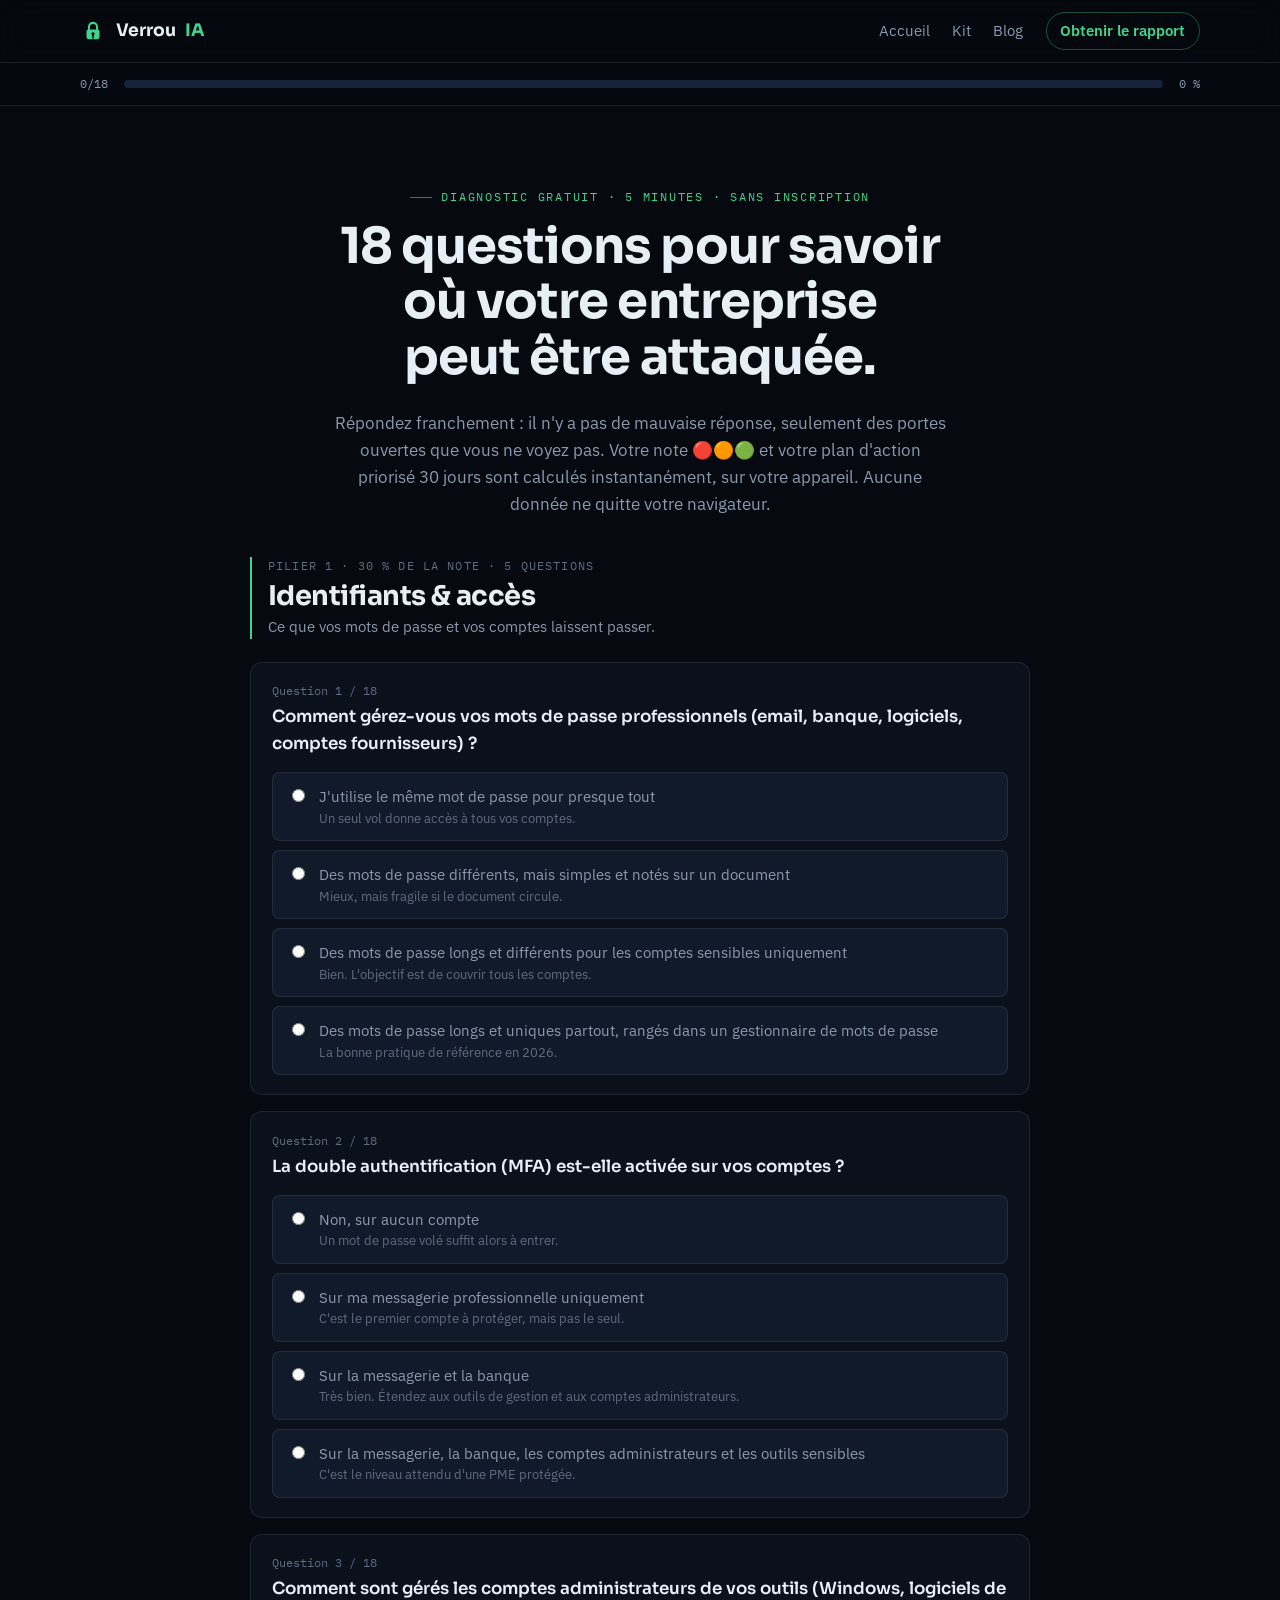
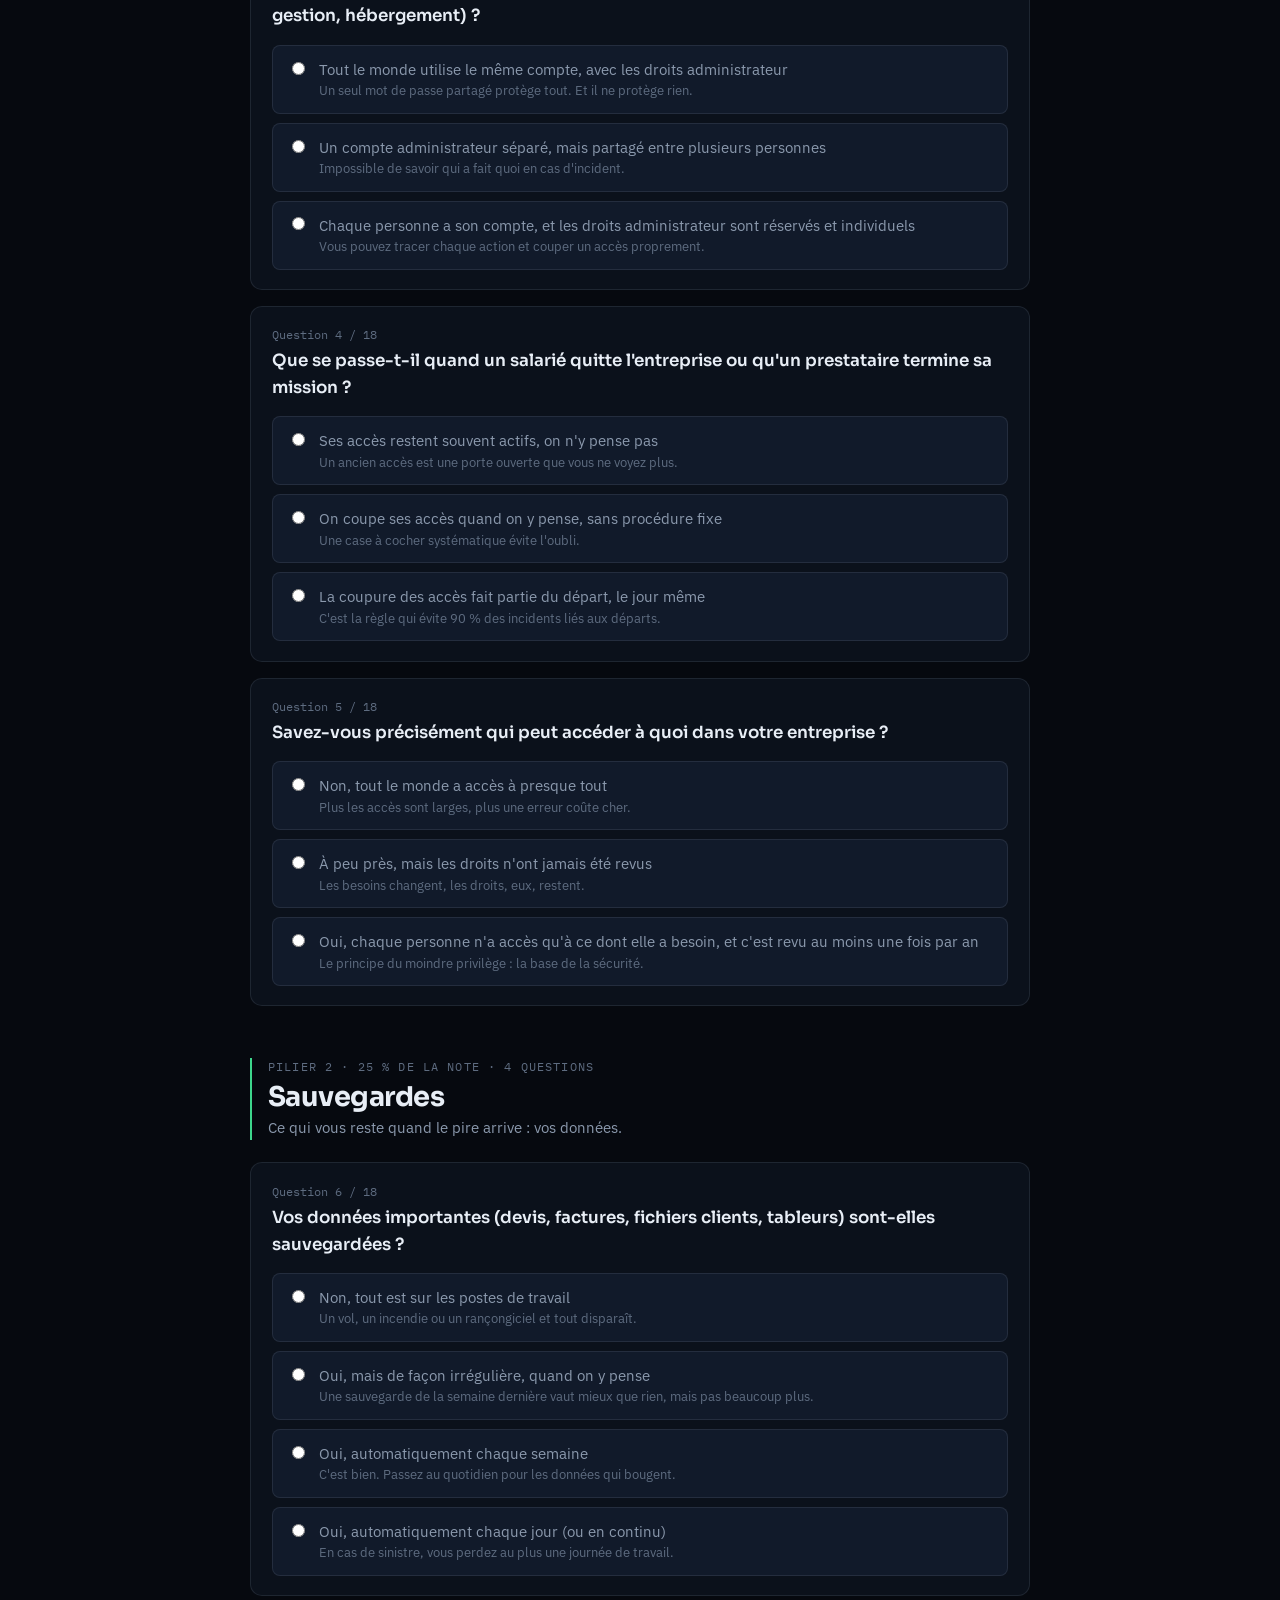
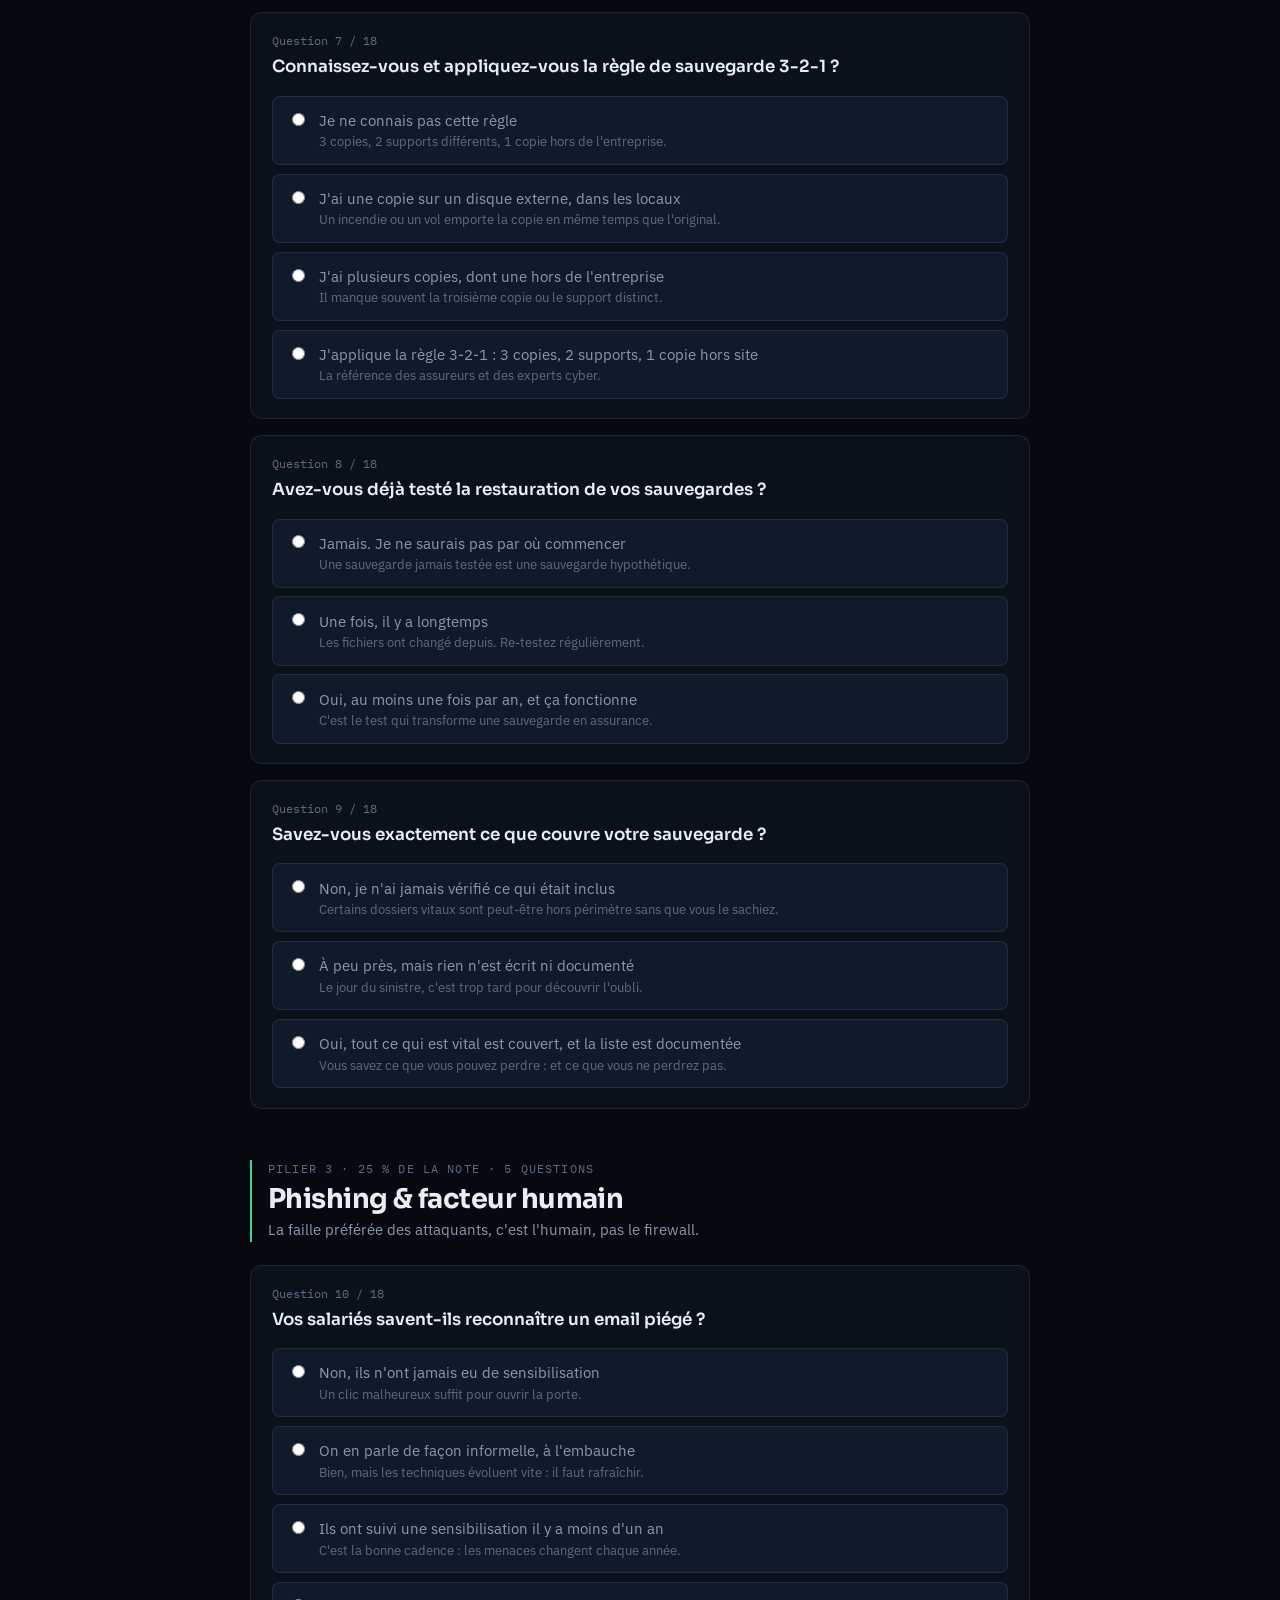
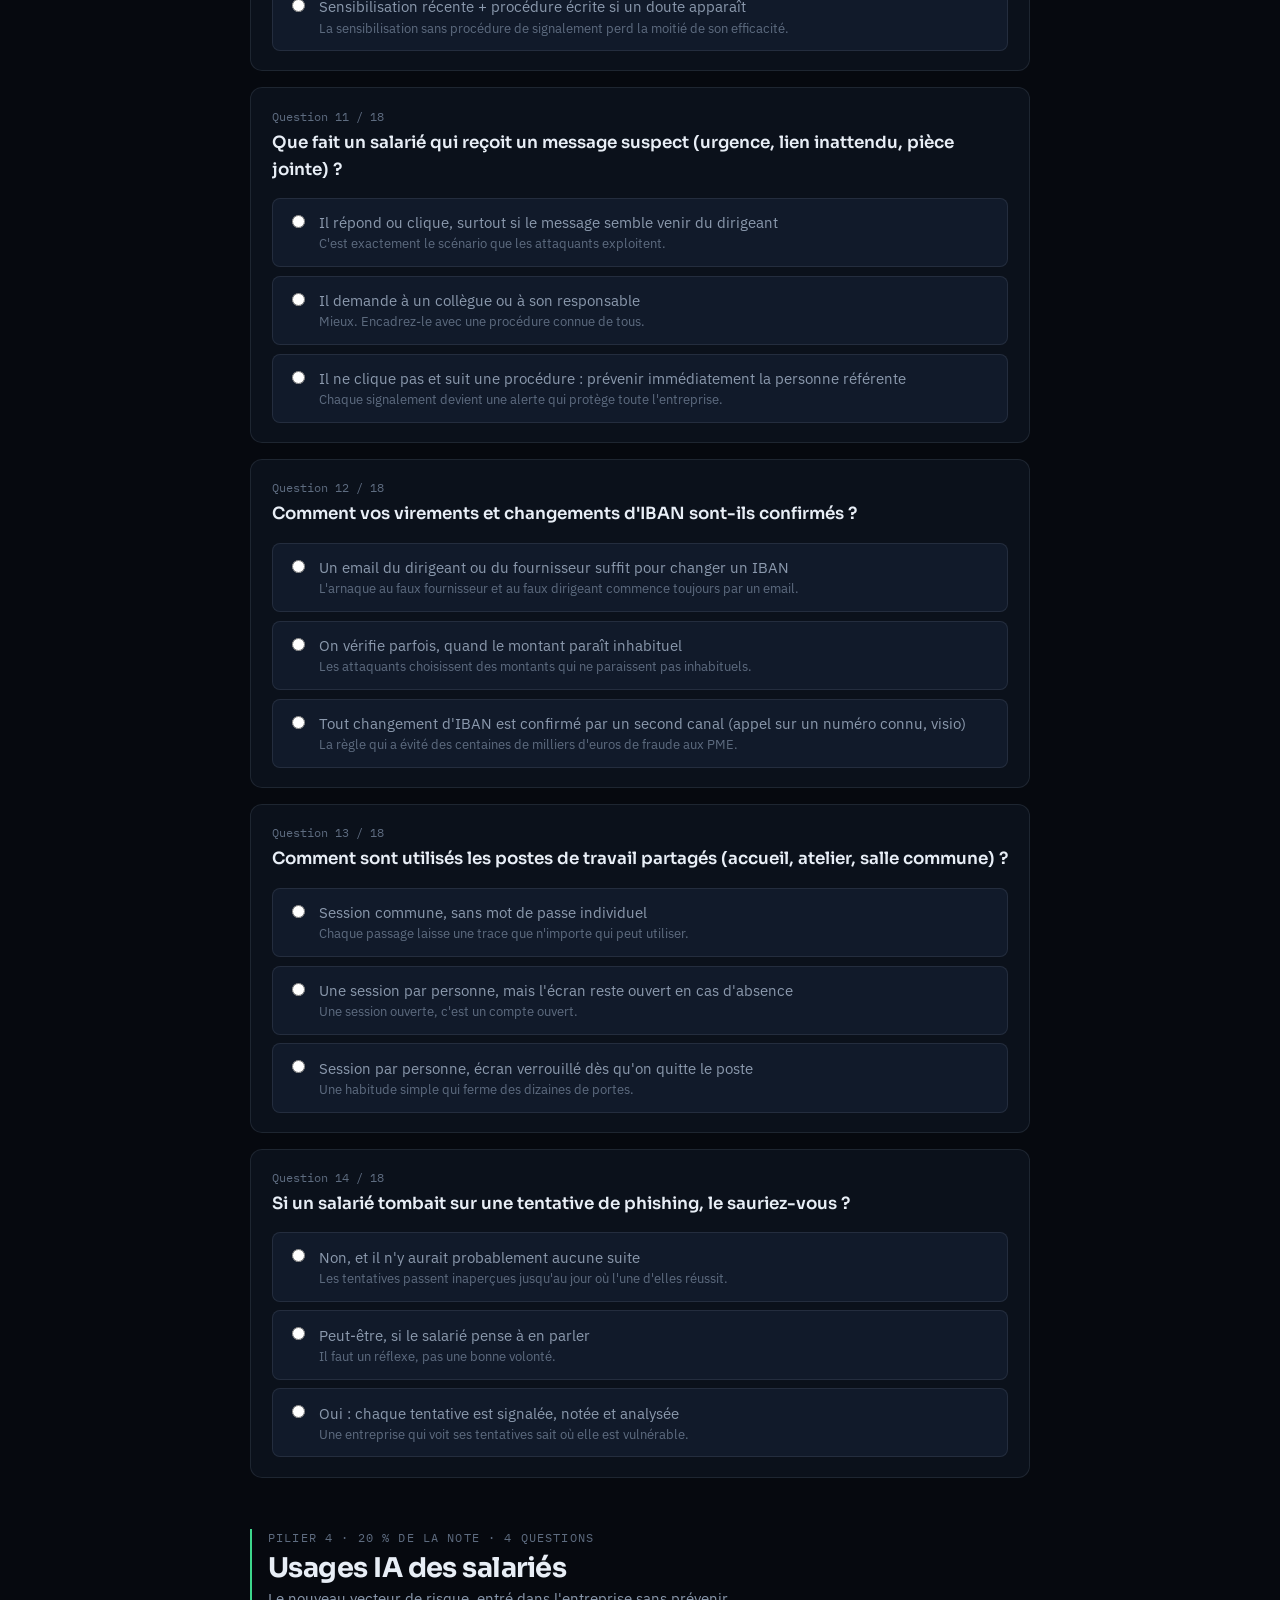
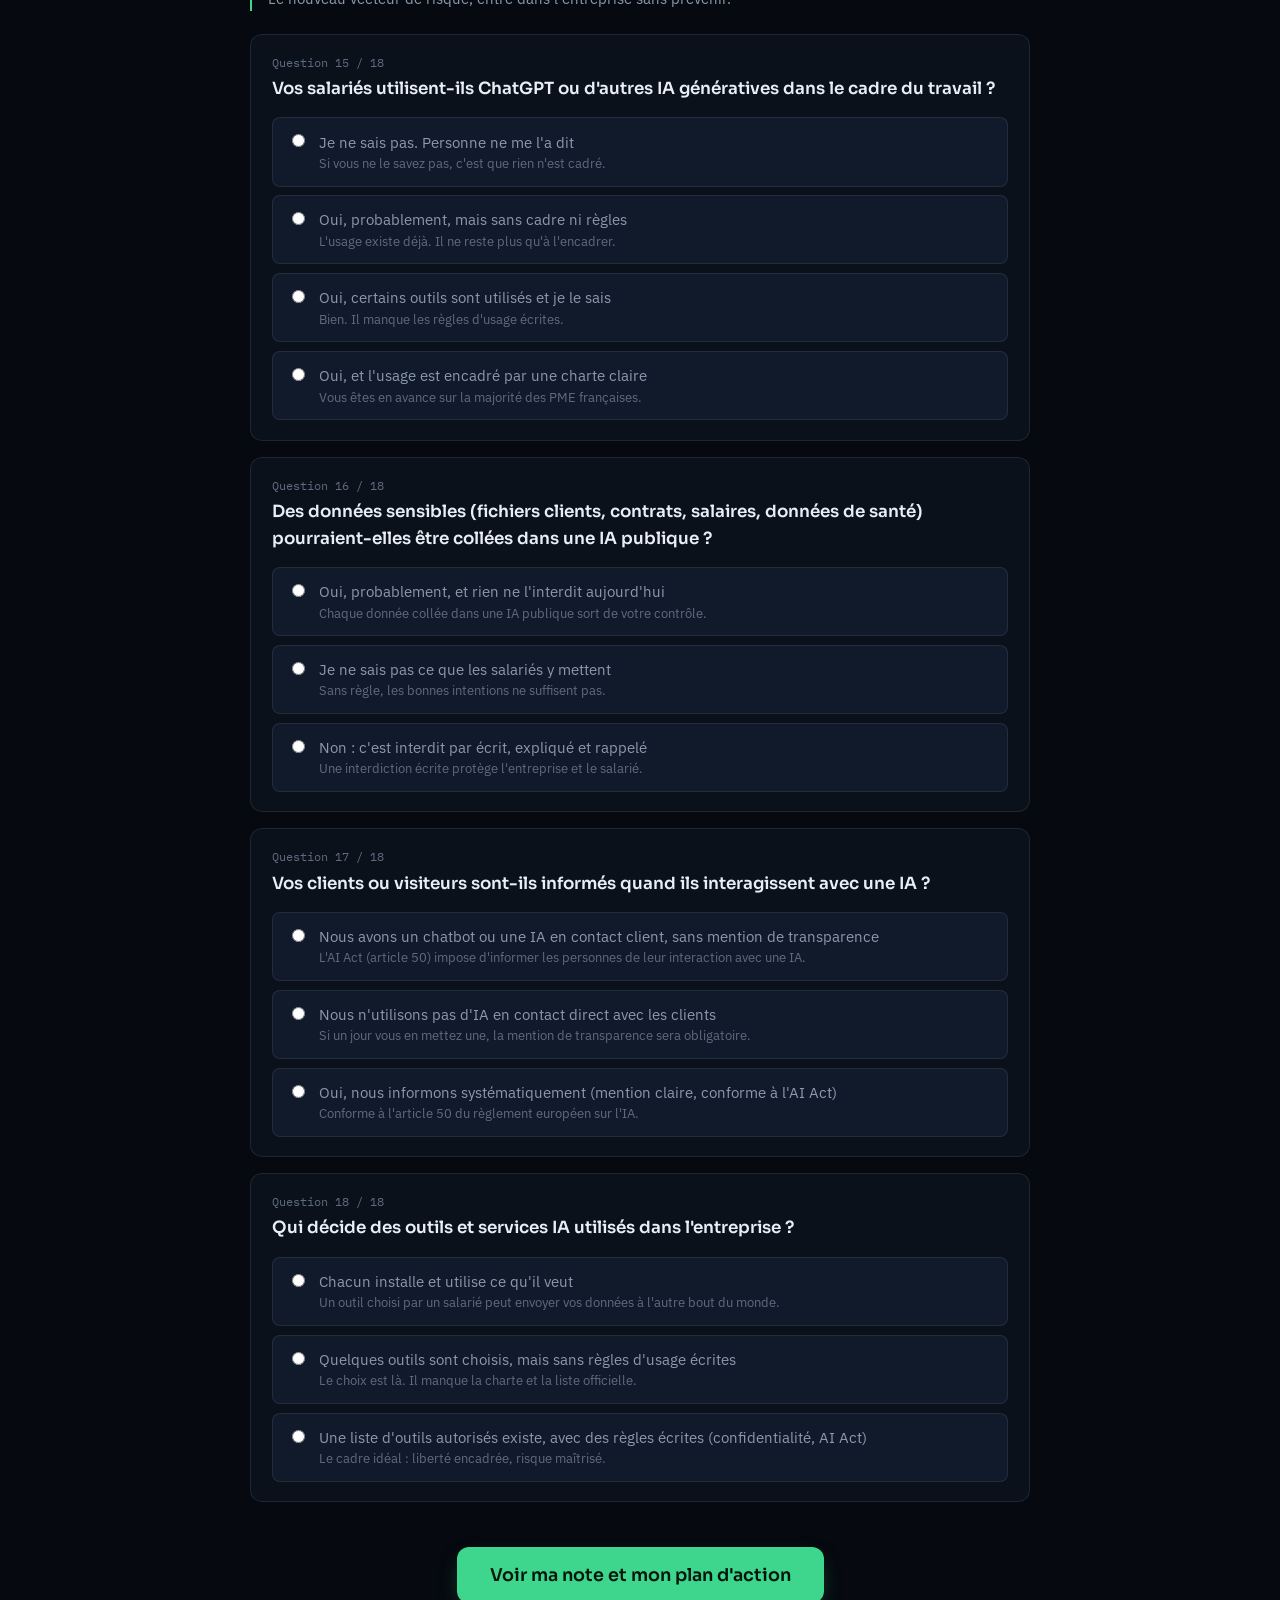
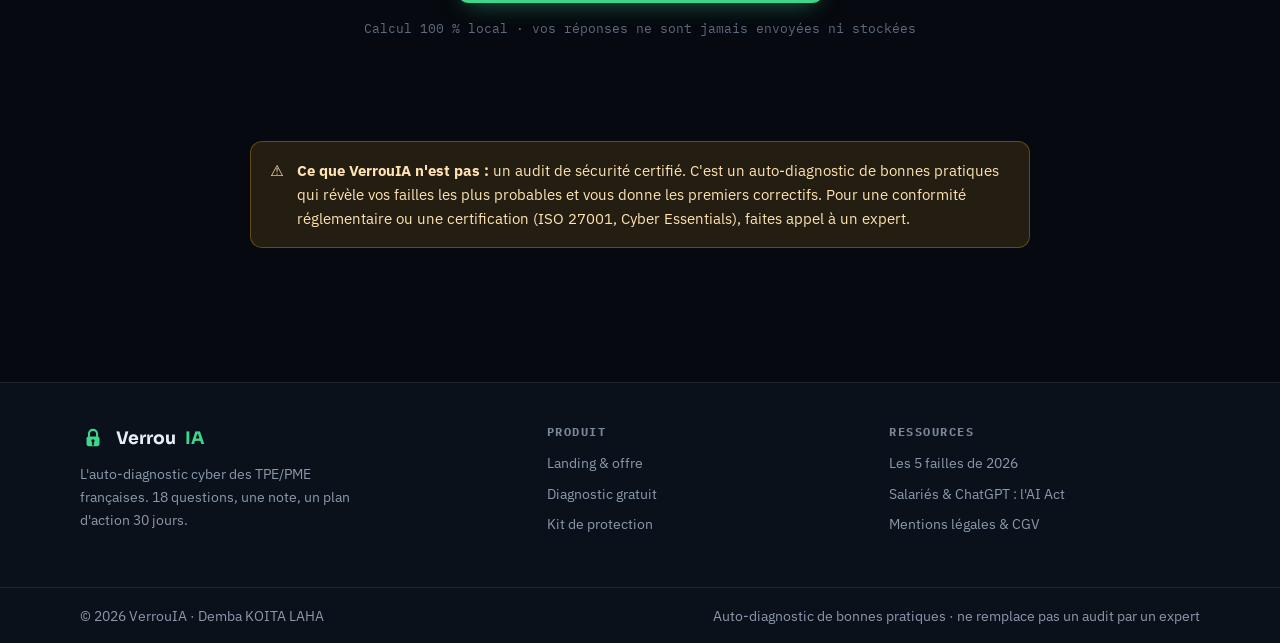
<file: diagnostic.html>
<!DOCTYPE html>
<html lang="fr">
<head>
<meta charset="utf-8">
<meta name="viewport" content="width=device-width, initial-scale=1">
<title>Diagnostic cyber 5 minutes — 18 questions | VerrouIA</title>
<meta name="description" content="Répondez à 18 questions en 4 piliers (identifiants, sauvegardes, phishing, usages IA) et obtenez instantanément votre note cyber 🔴🟠🟢 et un plan d'action 30 jours. Gratuit, sans inscription.">
<link rel="canonical" href="https://dembis91-940.github.io/verrouia/diagnostic.html">
<meta property="og:title" content="Diagnostic cyber 5 minutes — VerrouIA">
<meta property="og:description" content="18 questions, 4 piliers, une note 🔴🟠🟢 et un plan d'action 30 jours pour votre TPE/PME. Gratuit, sans inscription.">
<meta property="og:type" content="website">
<meta property="og:url" content="https://dembis91-940.github.io/verrouia/diagnostic.html">
<link rel="icon" href="data:image/svg+xml,%3Csvg xmlns='http://www.w3.org/2000/svg' viewBox='0 0 64 64'%3E%3Crect width='64' height='64' rx='14' fill='%23060A11'/%3E%3Cpath d='M22 28v-6a10 10 0 0 1 20 0v6' fill='none' stroke='%233DD68C' stroke-width='5' stroke-linecap='round'/%3E%3Crect x='16' y='28' width='32' height='24' rx='5' fill='%233DD68C'/%3E%3Ccircle cx='32' cy='39' r='4' fill='%23060A11'/%3E%3Cpath d='M32 43v6' stroke='%23060A11' stroke-width='4' stroke-linecap='round'/%3E%3C/svg%3E">
<link rel="preconnect" href="https://fonts.googleapis.com">
<link rel="preconnect" href="https://fonts.gstatic.com" crossorigin>
<link href="https://fonts.googleapis.com/css2?family=Sora:wght@400;600;700&family=IBM+Plex+Sans:wght@400;500;600&family=IBM+Plex+Mono:wght@400;500&display=swap" rel="stylesheet">
<link rel="stylesheet" href="css/verrouia.css">
<script defer src="https://cloud.umami.is/script.js" data-website-id="e5abcaa5-b313-4845-a812-2038dceffb6d"></script>
</head>
<body>

<header class="site-head">
  <div class="wrap">
    <a class="brand" href="index.html" aria-label="VerrouIA, retour à l'accueil">
      <svg viewBox="0 0 64 64" aria-hidden="true"><path d="M22 28v-6a10 10 0 0 1 20 0v6" fill="none" stroke="#3DD68C" stroke-width="5" stroke-linecap="round"/><rect x="16" y="28" width="32" height="24" rx="5" fill="#3DD68C"/><circle cx="32" cy="39" r="4" fill="#060A11"/><path d="M32 43v6" stroke="#060A11" stroke-width="4" stroke-linecap="round"/></svg>
      Verrou<span class="brand-ia">IA</span>
    </a>
    <nav class="site-nav" aria-label="Navigation principale">
      <a href="index.html">Accueil</a>
      <a href="kit.html">Kit</a>
      <a href="blog/failes-pme-2026.html" class="nav-hide-sm">Blog</a>
      <a class="nav-cta" href="index.html#offre">Obtenir le rapport</a>
    </nav>
  </div>
</header>

<div class="quiz-progress no-print" id="progressbar">
  <div class="wrap">
    <span class="progress-pill" id="progressCount">0/18</span>
    <div class="progress-bar" role="progressbar" aria-valuemin="0" aria-valuemax="18" aria-valuenow="0" aria-label="Progression du diagnostic"><span id="progressFill"></span></div>
    <span class="progress-pill" id="progressPct">0 %</span>
  </div>
</div>

<main>
  <section class="page-hero">
    <div class="wrap-narrow">
      <p class="kicker" style="justify-content:center">Diagnostic gratuit · 5 minutes · sans inscription</p>
      <h1 class="page-title">18 questions pour savoir où votre entreprise peut être attaquée.</h1>
      <p class="page-sub">Répondez franchement : il n'y a pas de mauvaise réponse, seulement des portes ouvertes que vous ne voyez pas. Votre note 🔴🟠🟢 et votre plan d'action priorisé 30 jours sont calculés instantanément, sur votre appareil. Aucune donnée ne quitte votre navigateur.</p>
    </div>
  </section>

  <section class="section-pad" style="padding-top:2rem" id="quiz">
    <form id="quizForm" class="wrap-narrow" novalidate>
      <div id="quizBody"></div>

      <div style="text-align:center; margin-top:2.5rem">
        <p id="quizError" class="alert alert-warn" style="display:none">Répondez à toutes les questions (18/18) pour obtenir votre note. Les questions sans réponse ne comptent pas dans le calcul.</p>
        <button type="submit" class="btn btn-pri btn-lg">Voir ma note et mon plan d'action</button>
        <p class="mono" style="font-size:.8rem;color:var(--vr-ink-faint);margin-top:1rem">Calcul 100 % local · vos réponses ne sont jamais envoyées ni stockées</p>
      </div>
    </form>
  </section>

  <section class="wrap-narrow" style="padding-bottom:2rem">
    <div class="alert alert-warn" style="margin-top:1rem">
      <span>⚠️</span>
      <span><strong>Ce que VerrouIA n'est pas :</strong> un audit de sécurité certifié. C'est un auto-diagnostic de bonnes pratiques qui révèle vos failles les plus probables et vous donne les premiers correctifs. Pour une conformité réglementaire ou une certification (ISO 27001, Cyber Essentials), faites appel à un expert.</span>
    </div>
  </section>
</main>

<footer class="site-foot">
  <div class="wrap">
    <div>
      <p class="brand" style="margin-bottom:.6rem"><svg viewBox="0 0 64 64" aria-hidden="true"><path d="M22 28v-6a10 10 0 0 1 20 0v6" fill="none" stroke="#3DD68C" stroke-width="5" stroke-linecap="round"/><rect x="16" y="28" width="32" height="24" rx="5" fill="#3DD68C"/><circle cx="32" cy="39" r="4" fill="#060A11"/><path d="M32 43v6" stroke="#060A11" stroke-width="4" stroke-linecap="round"/></svg>Verrou<span class="brand-ia">IA</span></p>
      <p style="max-width:34ch">L'auto-diagnostic cyber des TPE/PME françaises. 18 questions, une note, un plan d'action 30 jours.</p>
    </div>
    <div>
      <h4>Produit</h4>
      <ul>
        <li><a href="index.html">Landing & offre</a></li>
        <li><a href="diagnostic.html">Diagnostic gratuit</a></li>
        <li><a href="kit.html">Kit de protection</a></li>
      </ul>
    </div>
    <div>
      <h4>Ressources</h4>
      <ul>
        <li><a href="blog/failes-pme-2026.html">Les 5 failles de 2026</a></li>
        <li><a href="blog/salaries-chatgpt-ai-act.html">Salariés & ChatGPT : l'AI Act</a></li>
        <li><a href="legal/mentions-legales.html">Mentions légales & CGV</a></li>
      </ul>
    </div>
  </div>
  <div class="foot-legal">
    <div class="wrap">
      <span>© 2026 VerrouIA · Demba KOITA LAHA</span>
      <span>Auto-diagnostic de bonnes pratiques · ne remplace pas un audit par un expert</span>
    </div>
  </div>
</footer>

<script src="js/questions.js"></script>
<script>
(function () {
  "use strict";
  var body = document.getElementById("quizBody");
  var answers = {};
  var total = 0;
  window.VERROUIA_QUESTIONS.forEach(function (p) { total += p.questions.length; });

  function refreshProgress() {
    var n = Object.keys(answers).length;
    var pct = Math.round(n / total * 100);
    document.getElementById("progressCount").textContent = n + "/" + total;
    document.getElementById("progressPct").textContent = pct + " %";
    document.getElementById("progressFill").style.width = pct + "%";
    document.getElementById("progressbar").querySelector(".progress-bar").setAttribute("aria-valuenow", String(n));
  }

  function optionMarkup(q, opt, qi) {
    var checked = answers[q.id] !== undefined && answers[q.id] === opt.score ? " checked" : "";
    var sel = answers[q.id] !== undefined && answers[q.id] === opt.score ? " selected" : "";
    return '<label class="q-opt' + sel + '">' +
      '<input type="radio" name="' + q.id + '" value="' + opt.score + '"' + checked + '>' +
      '<span class="opt-label">' + opt.label +
        (opt.hint ? "<small>" + opt.hint + "</small>" : "") +
      '</span></label>';
  }

  function build() {
    var html = "";
    var qNum = 0;
    window.VERROUIA_QUESTIONS.forEach(function (p) {
      html += '<div class="quiz-pillar" data-pillar="' + p.id + '">';
      html += '<div class="quiz-pillar-head">';
      html += '<span class="pillar-tag">' + p.tag + ' · ' + Math.round(p.weight * 100) + ' % de la note · ' + p.questions.length + ' questions</span>';
      html += '<h2>' + p.name + '</h2><p>' + p.blurb + '</p></div>';
      p.questions.forEach(function (q) {
        qNum += 1;
        html += '<div class="q-item" data-q="' + q.id + '">';
        html += '<div class="q-num">Question ' + qNum + ' / ' + total + '</div>';
        html += '<p class="q-text">' + q.text + '</p>';
        html += '<div class="q-opts">';
        q.options.forEach(function (opt, oi) { html += optionMarkup(q, opt, oi); });
        html += '</div></div>';
      });
      html += '</div>';
    });
    body.innerHTML = html;

    body.addEventListener("change", function (e) {
      var t = e.target;
      if (t.type !== "radio") return;
      answers[t.name] = parseInt(t.value, 10);
      // highlight sélection dans le groupe
      var group = document.querySelectorAll('input[name="' + t.name + '"]');
      group.forEach(function (r) {
        r.closest(".q-opt").classList.toggle("selected", r.checked);
      });
      refreshProgress();
    });
  }

  document.getElementById("quizForm").addEventListener("submit", function (e) {
    e.preventDefault();
    // collecte finale
    var form = e.target;
    var fd = new FormData(form);
    var finalAnswers = {};
    fd.forEach(function (v, k) { finalAnswers[k] = parseInt(v, 10); });
    var n = Object.keys(finalAnswers).length;
    var err = document.getElementById("quizError");
    if (n < total) {
      err.style.display = "block";
      err.textContent = "Il reste " + (total - n) + " question(s) sans réponse. Complétez pour obtenir une note fiable (les questions vides ne comptent pas dans le calcul).";
      return;
    }
    try {
      localStorage.setItem("verrouia_answers_v1", JSON.stringify(finalAnswers));
      localStorage.setItem("verrouia_ts", new Date().toISOString());
    } catch (ex) { /* stockage indisponible : on passe par l'URL */ }
    window.location.href = "rapport.html";
  });

  build();
  refreshProgress();
})();
</script>
</body>
</html>
</file>
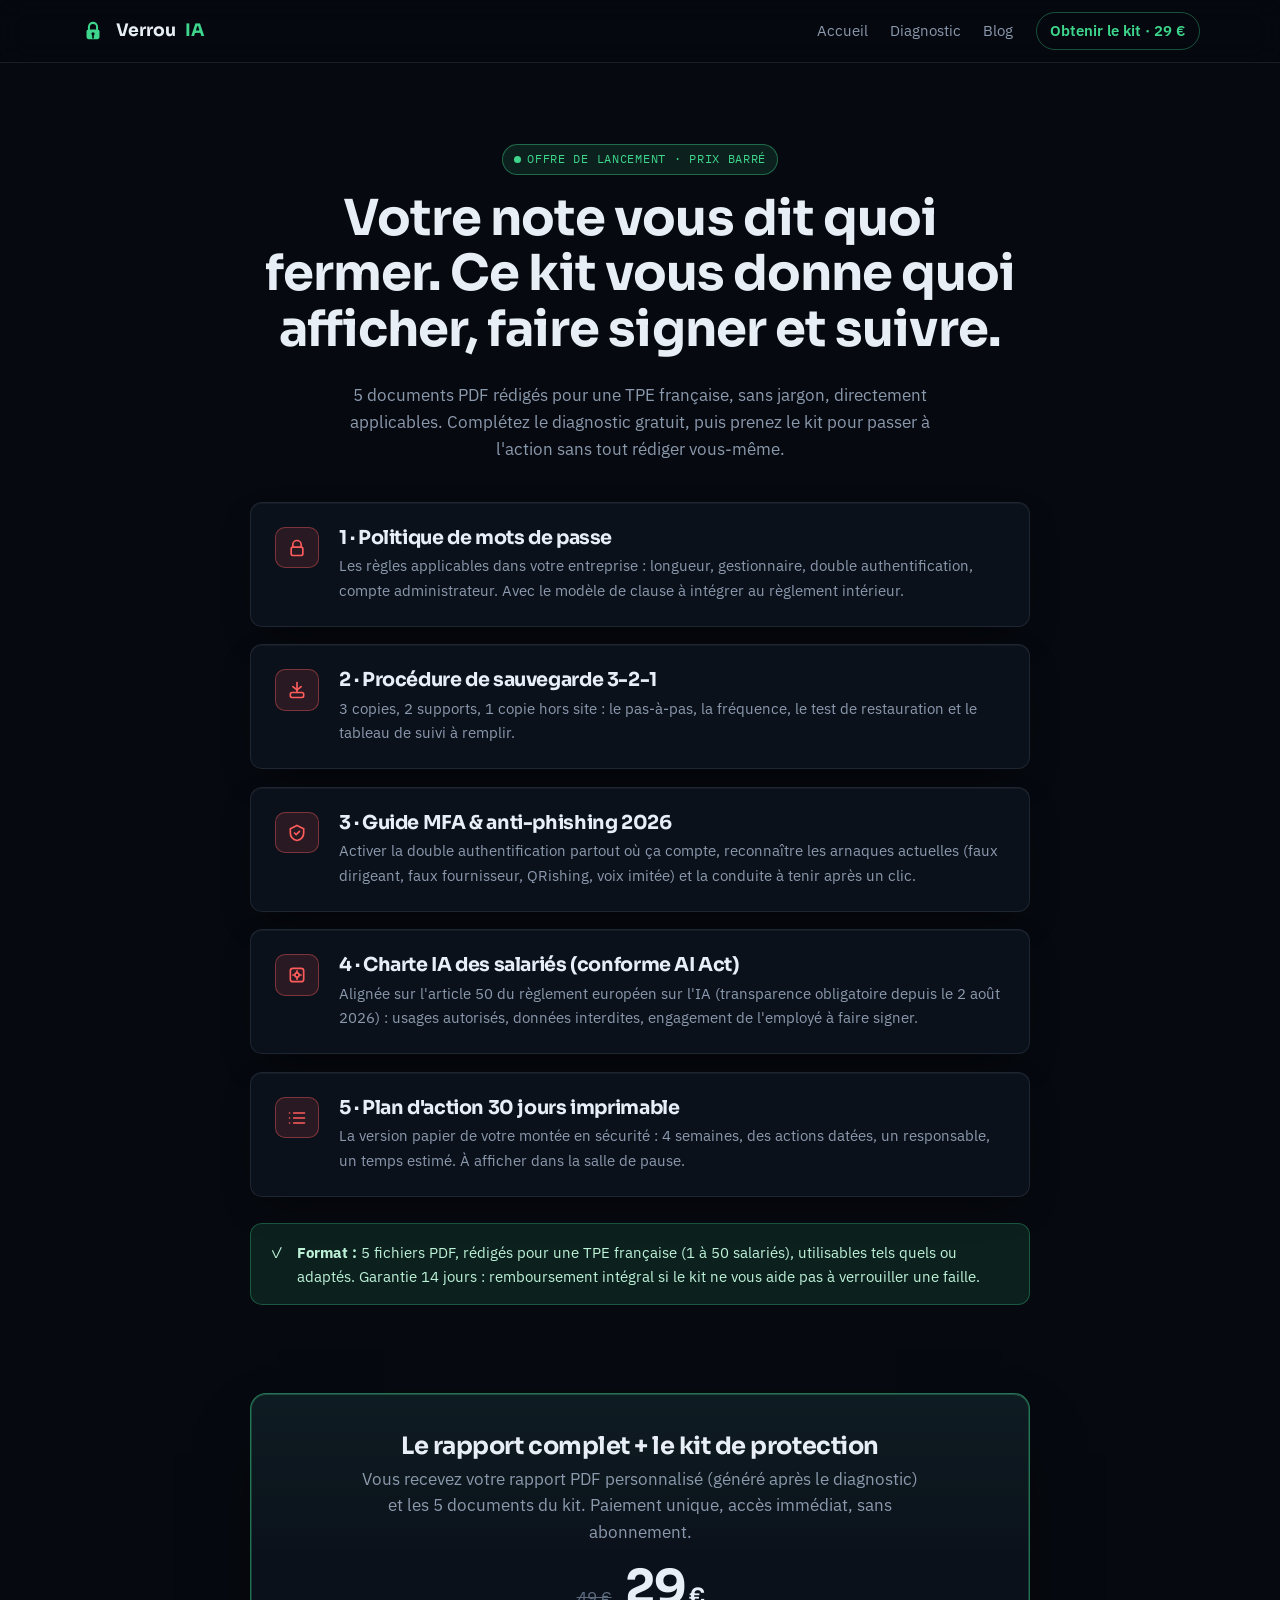
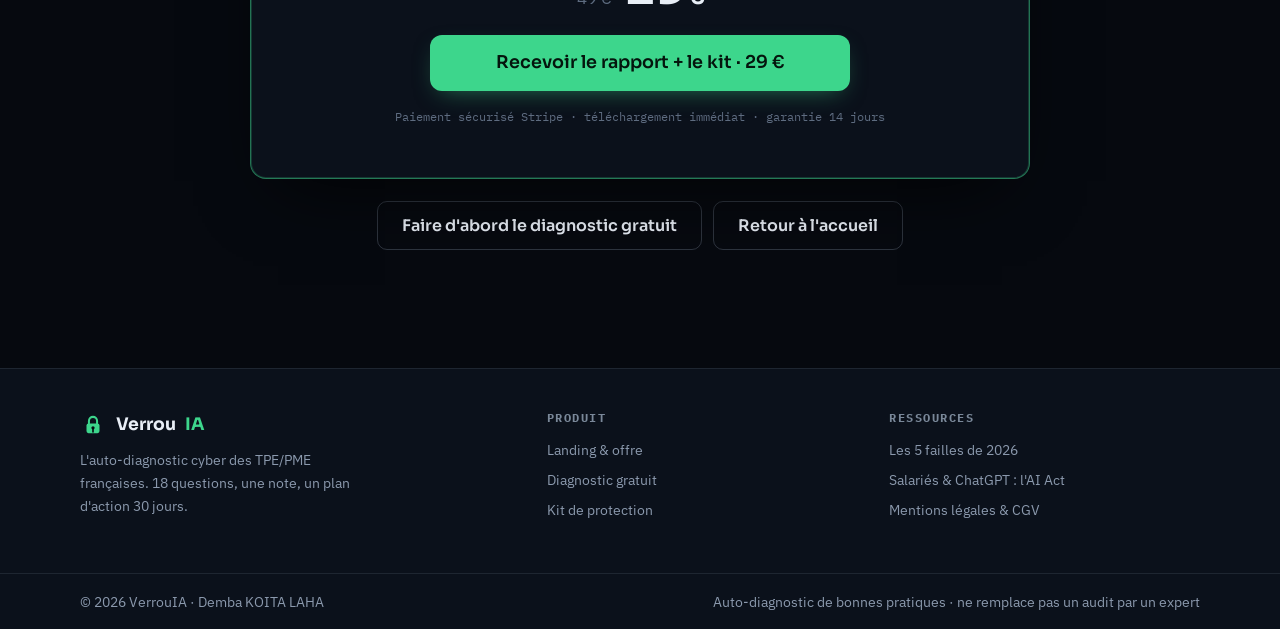
<file: kit.html>
<!DOCTYPE html>
<html lang="fr">
<head>
<meta charset="utf-8">
<meta name="viewport" content="width=device-width, initial-scale=1">
<title>Kit de protection cyber VerrouIA — 5 documents prêts à l'emploi | 29 €</title>
<meta name="description" content="Politique de mots de passe, procédure 3-2-1, guide MFA &amp; anti-phishing 2026, charte IA conforme AI Act article 50, plan d'action 30 jours. 5 documents PDF prêts à diffuser, à faire signer, à afficher. 29 € au lieu de 49 €.">
<link rel="canonical" href="https://dembis91-940.github.io/verrouia/kit.html">
<meta property="og:title" content="Kit de protection VerrouIA — 5 documents prêts à l'emploi">
<meta property="og:description" content="Les modèles qui transforment votre diagnostic en actions : 5 documents PDF prêts à diffuser. 29 € au lieu de 49 €.">
<meta property="og:type" content="website">
<meta property="og:url" content="https://dembis91-940.github.io/verrouia/kit.html">
<link rel="icon" href="data:image/svg+xml,%3Csvg xmlns='http://www.w3.org/2000/svg' viewBox='0 0 64 64'%3E%3Crect width='64' height='64' rx='14' fill='%23060A11'/%3E%3Cpath d='M22 28v-6a10 10 0 0 1 20 0v6' fill='none' stroke='%233DD68C' stroke-width='5' stroke-linecap='round'/%3E%3Crect x='16' y='28' width='32' height='24' rx='5' fill='%233DD68C'/%3E%3Ccircle cx='32' cy='39' r='4' fill='%23060A11'/%3E%3Cpath d='M32 43v6' stroke='%23060A11' stroke-width='4' stroke-linecap='round'/%3E%3C/svg%3E">
<link rel="preconnect" href="https://fonts.googleapis.com">
<link rel="preconnect" href="https://fonts.gstatic.com" crossorigin>
<link href="https://fonts.googleapis.com/css2?family=Sora:wght@400;600;700&family=IBM+Plex+Sans:wght@400;500;600&family=IBM+Plex+Mono:wght@400;500&display=swap" rel="stylesheet">
<link rel="stylesheet" href="css/verrouia.css">
<script defer src="https://cloud.umami.is/script.js" data-website-id="e5abcaa5-b313-4845-a812-2038dceffb6d"></script>
</head>
<body>

<header class="site-head">
  <div class="wrap">
    <a class="brand" href="index.html" aria-label="VerrouIA, retour à l'accueil">
      <svg viewBox="0 0 64 64" aria-hidden="true"><path d="M22 28v-6a10 10 0 0 1 20 0v6" fill="none" stroke="#3DD68C" stroke-width="5" stroke-linecap="round"/><rect x="16" y="28" width="32" height="24" rx="5" fill="#3DD68C"/><circle cx="32" cy="39" r="4" fill="#060A11"/><path d="M32 43v6" stroke="#060A11" stroke-width="4" stroke-linecap="round"/></svg>
      Verrou<span class="brand-ia">IA</span>
    </a>
    <nav class="site-nav" aria-label="Navigation principale">
      <a href="index.html">Accueil</a>
      <a href="diagnostic.html">Diagnostic</a>
      <a href="blog/failes-pme-2026.html" class="nav-hide-sm">Blog</a>
      <a class="nav-cta" href="#offre">Obtenir le kit · 29 €</a>
    </nav>
  </div>
</header>

<main>
  <section class="page-hero">
    <div class="wrap-narrow">
      <span class="badge badge-ok" style="margin-bottom:1rem"><span class="dot"></span>Offre de lancement · prix barré</span>
      <h1 class="page-title">Votre note vous dit quoi fermer. Ce kit vous donne quoi afficher, faire signer et suivre.</h1>
      <p class="page-sub">5 documents PDF rédigés pour une TPE française, sans jargon, directement applicables. Complétez le diagnostic gratuit, puis prenez le kit pour passer à l'action sans tout rédiger vous-même.</p>
    </div>
  </section>

  <section class="wrap-narrow section-pad" style="padding-top:2.4rem">
    <div class="grid" style="gap:1.1rem">
      <article class="panel" style="display:grid;grid-template-columns:auto 1fr;gap:1.2rem;align-items:start">
        <span class="badge badge-danger" style="border-radius:10px;padding:.6rem .7rem"><svg viewBox="0 0 24 24" width="20" height="20" fill="none" stroke="#FF5C5C" stroke-width="2" stroke-linecap="round" style="margin:0"><path d="M7 11V8a5 5 0 0 1 10 0v3"/><rect x="5" y="11" width="14" height="10" rx="2"/></svg></span>
        <div>
          <h2 style="font-size:1.2rem;margin:0 0 .3rem">1 · Politique de mots de passe</h2>
          <p style="margin:0;color:var(--vr-ink-soft);font-size:.95rem">Les règles applicables dans votre entreprise : longueur, gestionnaire, double authentification, compte administrateur. Avec le modèle de clause à intégrer au règlement intérieur.</p>
        </div>
      </article>
      <article class="panel" style="display:grid;grid-template-columns:auto 1fr;gap:1.2rem;align-items:start">
        <span class="badge badge-danger" style="border-radius:10px;padding:.6rem .7rem"><svg viewBox="0 0 24 24" width="20" height="20" fill="none" stroke="#FF5C5C" stroke-width="2" stroke-linecap="round" style="margin:0"><path d="M12 3v12"/><path d="M7 8l5 4 5-4"/><rect x="4" y="15" width="16" height="6" rx="2"/></svg></span>
        <div>
          <h2 style="font-size:1.2rem;margin:0 0 .3rem">2 · Procédure de sauvegarde 3-2-1</h2>
          <p style="margin:0;color:var(--vr-ink-soft);font-size:.95rem">3 copies, 2 supports, 1 copie hors site : le pas-à-pas, la fréquence, le test de restauration et le tableau de suivi à remplir.</p>
        </div>
      </article>
      <article class="panel" style="display:grid;grid-template-columns:auto 1fr;gap:1.2rem;align-items:start">
        <span class="badge badge-danger" style="border-radius:10px;padding:.6rem .7rem"><svg viewBox="0 0 24 24" width="20" height="20" fill="none" stroke="#FF5C5C" stroke-width="2" stroke-linecap="round" style="margin:0"><path d="M12 3l8 4v5c0 5-3.5 8-8 9-4.5-1-8-4-8-9V7z"/><path d="M9 12l2 2 4-4"/></svg></span>
        <div>
          <h2 style="font-size:1.2rem;margin:0 0 .3rem">3 · Guide MFA &amp; anti-phishing 2026</h2>
          <p style="margin:0;color:var(--vr-ink-soft);font-size:.95rem">Activer la double authentification partout où ça compte, reconnaître les arnaques actuelles (faux dirigeant, faux fournisseur, QRishing, voix imitée) et la conduite à tenir après un clic.</p>
        </div>
      </article>
      <article class="panel" style="display:grid;grid-template-columns:auto 1fr;gap:1.2rem;align-items:start">
        <span class="badge badge-danger" style="border-radius:10px;padding:.6rem .7rem"><svg viewBox="0 0 24 24" width="20" height="20" fill="none" stroke="#FF5C5C" stroke-width="2" stroke-linecap="round" style="margin:0"><rect x="4" y="4" width="16" height="16" rx="3"/><circle cx="12" cy="12" r="2.5"/><path d="M12 9V7M12 17v-2M9 12H7M17 12h-2"/></svg></span>
        <div>
          <h2 style="font-size:1.2rem;margin:0 0 .3rem">4 · Charte IA des salariés (conforme AI Act)</h2>
          <p style="margin:0;color:var(--vr-ink-soft);font-size:.95rem">Alignée sur l'article 50 du règlement européen sur l'IA (transparence obligatoire depuis le 2 août 2026) : usages autorisés, données interdites, engagement de l'employé à faire signer.</p>
        </div>
      </article>
      <article class="panel" style="display:grid;grid-template-columns:auto 1fr;gap:1.2rem;align-items:start">
        <span class="badge badge-danger" style="border-radius:10px;padding:.6rem .7rem"><svg viewBox="0 0 24 24" width="20" height="20" fill="none" stroke="#FF5C5C" stroke-width="2" stroke-linecap="round" style="margin:0"><path d="M8 6h13M8 12h13M8 18h13"/><path d="M3 6h.01M3 12h.01M3 18h.01"/></svg></span>
        <div>
          <h2 style="font-size:1.2rem;margin:0 0 .3rem">5 · Plan d'action 30 jours imprimable</h2>
          <p style="margin:0;color:var(--vr-ink-soft);font-size:.95rem">La version papier de votre montée en sécurité : 4 semaines, des actions datées, un responsable, un temps estimé. À afficher dans la salle de pause.</p>
        </div>
      </article>
    </div>

    <div class="alert alert-ok" style="margin-top:1.6rem">
      <span>✓</span>
      <span><strong>Format :</strong> 5 fichiers PDF, rédigés pour une TPE française (1 à 50 salariés), utilisables tels quels ou adaptés. Garantie 14 jours : remboursement intégral si le kit ne vous aide pas à verrouiller une faille.</span>
    </div>
  </section>

  <section class="wrap-narrow" id="offre" style="padding-bottom:2rem">
    <div class="price-card featured" style="text-align:center;padding:2.4rem">
      <h2 style="font-size:1.5rem;margin-bottom:.4rem">Le rapport complet + le kit de protection</h2>
      <p style="color:var(--vr-ink-soft);max-width:56ch;margin:0 auto 1.2rem">Vous recevez votre rapport PDF personnalisé (généré après le diagnostic) et les 5 documents du kit. Paiement unique, accès immédiat, sans abonnement.</p>
      <div style="margin-bottom:1.4rem">
        <span class="price-old">49 €</span>
        <span class="price-new">29<span class="price-eur"> €</span></span>
      </div>
      <a class="btn btn-pri btn-lg" href="https://buy.stripe.com/eVqeVfgDs821bHvcCofrW0j" rel="noopener" style="width:min(100%,420px)">Recevoir le rapport + le kit · 29 €</a>
      <p class="mono" style="font-size:.78rem;color:var(--vr-ink-faint);margin-top:1rem">Paiement sécurisé Stripe · téléchargement immédiat · garantie 14 jours</p>
    </div>
    <div style="display:flex;gap:.7rem;justify-content:center;flex-wrap:wrap;margin-top:1.4rem">
      <a href="diagnostic.html" class="btn btn-ghost">Faire d'abord le diagnostic gratuit</a>
      <a href="index.html" class="btn btn-ghost">Retour à l'accueil</a>
    </div>
  </section>
</main>

<footer class="site-foot">
  <div class="wrap">
    <div>
      <p class="brand" style="margin-bottom:.6rem"><svg viewBox="0 0 64 64" aria-hidden="true"><path d="M22 28v-6a10 10 0 0 1 20 0v6" fill="none" stroke="#3DD68C" stroke-width="5" stroke-linecap="round"/><rect x="16" y="28" width="32" height="24" rx="5" fill="#3DD68C"/><circle cx="32" cy="39" r="4" fill="#060A11"/><path d="M32 43v6" stroke="#060A11" stroke-width="4" stroke-linecap="round"/></svg>Verrou<span class="brand-ia">IA</span></p>
      <p style="max-width:34ch">L'auto-diagnostic cyber des TPE/PME françaises. 18 questions, une note, un plan d'action 30 jours.</p>
    </div>
    <div>
      <h4>Produit</h4>
      <ul>
        <li><a href="index.html">Landing &amp; offre</a></li>
        <li><a href="diagnostic.html">Diagnostic gratuit</a></li>
        <li><a href="kit.html">Kit de protection</a></li>
      </ul>
    </div>
    <div>
      <h4>Ressources</h4>
      <ul>
        <li><a href="blog/failes-pme-2026.html">Les 5 failles de 2026</a></li>
        <li><a href="blog/salaries-chatgpt-ai-act.html">Salariés &amp; ChatGPT : l'AI Act</a></li>
        <li><a href="legal/mentions-legales.html">Mentions légales &amp; CGV</a></li>
      </ul>
    </div>
  </div>
  <div class="foot-legal">
    <div class="wrap">
      <span>© 2026 VerrouIA · Demba KOITA LAHA</span>
      <span>Auto-diagnostic de bonnes pratiques · ne remplace pas un audit par un expert</span>
    </div>
  </div>
</footer>

</body>
</html>
</file>
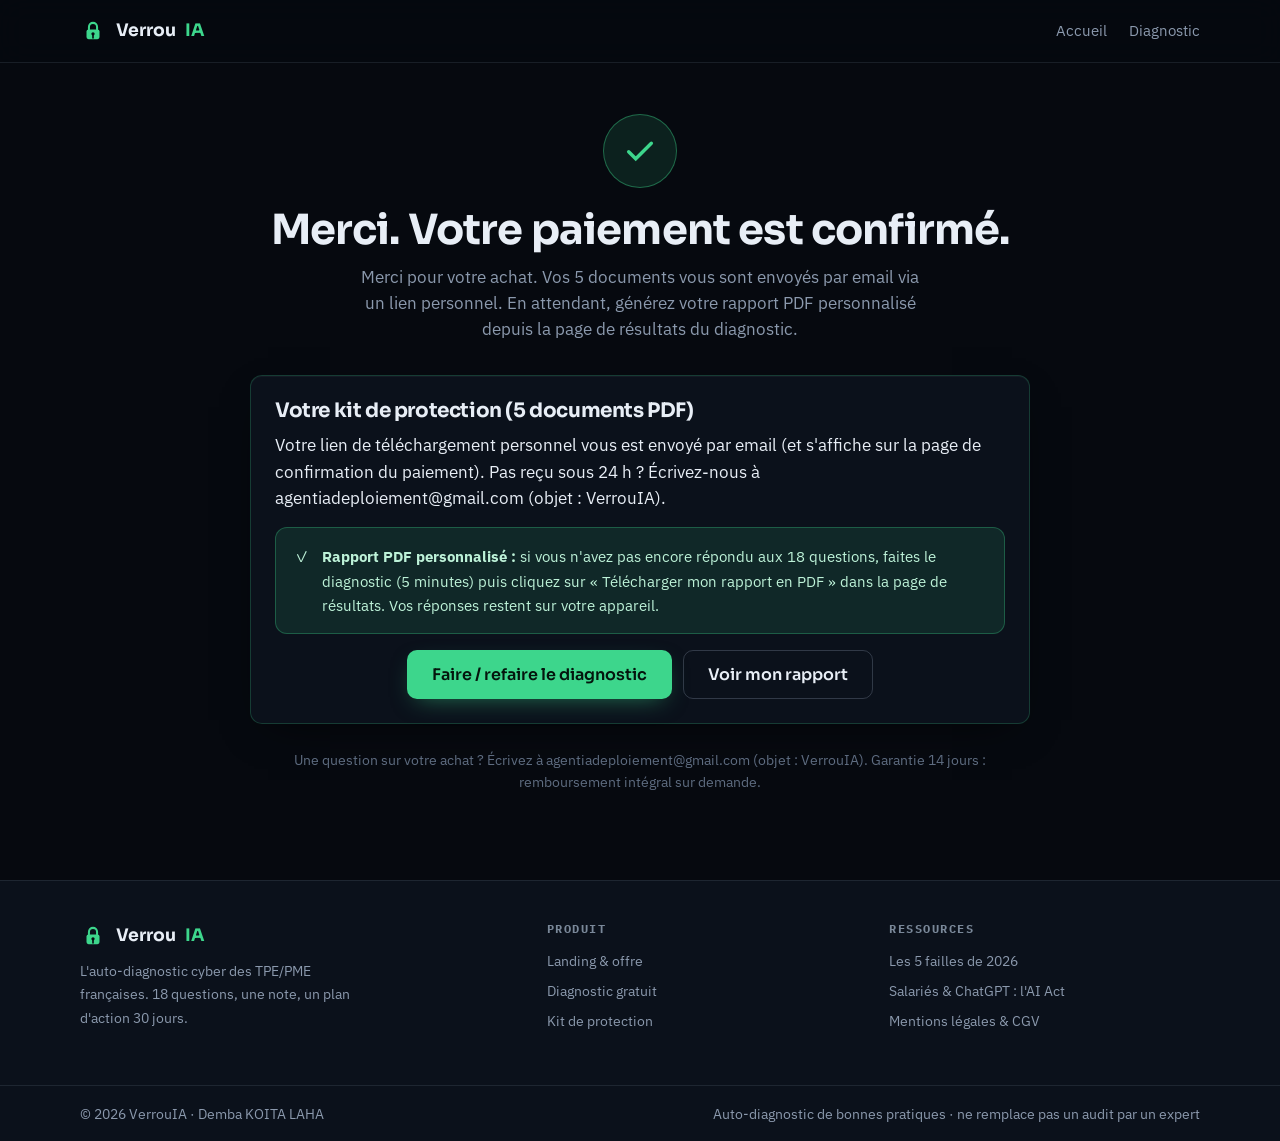
<file: merci.html>
<!DOCTYPE html>
<html lang="fr">
<head>
<meta charset="utf-8">
<meta name="viewport" content="width=device-width, initial-scale=1">
<title>Paiement confirmé — Téléchargez votre kit | VerrouIA</title>
<meta name="description" content="Merci pour votre achat. Téléchargez votre kit de protection VerrouIA : politique de mots de passe, procédure 3-2-1, guide MFA & anti-phishing, charte IA, plan d'action 30 jours.">
<meta name="robots" content="noindex">
<link rel="icon" href="data:image/svg+xml,%3Csvg xmlns='http://www.w3.org/2000/svg' viewBox='0 0 64 64'%3E%3Crect width='64' height='64' rx='14' fill='%23060A11'/%3E%3Cpath d='M22 28v-6a10 10 0 0 1 20 0v6' fill='none' stroke='%233DD68C' stroke-width='5' stroke-linecap='round'/%3E%3Crect x='16' y='28' width='32' height='24' rx='5' fill='%233DD68C'/%3E%3Ccircle cx='32' cy='39' r='4' fill='%23060A11'/%3E%3Cpath d='M32 43v6' stroke='%23060A11' stroke-width='4' stroke-linecap='round'/%3E%3C/svg%3E">
<link rel="preconnect" href="https://fonts.googleapis.com">
<link rel="preconnect" href="https://fonts.gstatic.com" crossorigin>
<link href="https://fonts.googleapis.com/css2?family=Sora:wght@400;600;700&family=IBM+Plex+Sans:wght@400;500;600&family=IBM+Plex+Mono:wght@400;500&display=swap" rel="stylesheet">
<link rel="stylesheet" href="css/verrouia.css">
<script defer src="https://cloud.umami.is/script.js" data-website-id="e5abcaa5-b313-4845-a812-2038dceffb6d"></script>
<style>
  .ok-ring { width: 74px; height: 74px; border-radius: 50%; background: var(--vr-accent-soft); border: 1px solid rgba(61,214,140,.4); display: grid; place-items: center; margin: 0 auto 1.2rem; }
  .ok-ring svg { width: 34px; height: 34px; }
  .dl { display: grid; gap: 0.7rem; margin: 1.6rem 0; text-align: left; }
  .dl a { display: flex; gap: 0.9rem; align-items: center; background: var(--vr-surface); border: 1px solid var(--vr-line); border-radius: 12px; padding: 0.9rem 1.1rem; color: var(--vr-ink); }
  .dl a:hover { border-color: var(--vr-accent); text-decoration: none; background: var(--vr-accent-soft); }
  .dl .fi { flex: none; width: 40px; height: 40px; border-radius: 9px; background: var(--vr-accent-soft); display: grid; place-items: center; }
  .dl .fn { font-weight: 600; font-family: var(--vr-font-display); font-size: 0.98rem; }
  .dl .fd { color: var(--vr-ink-soft); font-size: 0.84rem; }
  .dl .go { margin-left: auto; color: var(--vr-accent); font-family: var(--vr-font-mono); font-size: 1.2rem; }
</style>
</head>
<body>

<header class="site-head">
  <div class="wrap">
    <a class="brand" href="index.html" aria-label="VerrouIA, retour à l'accueil">
      <svg viewBox="0 0 64 64" aria-hidden="true"><path d="M22 28v-6a10 10 0 0 1 20 0v6" fill="none" stroke="#3DD68C" stroke-width="5" stroke-linecap="round"/><rect x="16" y="28" width="32" height="24" rx="5" fill="#3DD68C"/><circle cx="32" cy="39" r="4" fill="#060A11"/><path d="M32 43v6" stroke="#060A11" stroke-width="4" stroke-linecap="round"/></svg>
      Verrou<span class="brand-ia">IA</span>
    </a>
    <nav class="site-nav" aria-label="Navigation principale">
      <a href="index.html">Accueil</a>
      <a href="diagnostic.html">Diagnostic</a>
    </nav>
  </div>
</header>

<main class="wrap-narrow" style="padding-top:3.2rem;text-align:center">
  <div class="ok-ring" aria-hidden="true"><svg viewBox="0 0 24 24" fill="none" stroke="#3DD68C" stroke-width="2.4" stroke-linecap="round"><path d="M4 12.5l5 5L20 6.5"/></svg></div>
  <h1 class="section-title">Merci. Votre paiement est confirmé.</h1>
  <p style="color:var(--vr-ink-soft);max-width:56ch;margin:0 auto">Merci pour votre achat. Vos 5 documents vous sont envoyés par email via un lien personnel. En attendant, générez votre rapport PDF personnalisé depuis la page de résultats du diagnostic.</p>

  <section class="panel panel-glow" style="margin-top:2rem;text-align:left">
    <h2 style="font-size:1.25rem">Votre kit de protection (5 documents PDF)</h2>
    <p style="margin:.4rem 0 1rem">Votre lien de téléchargement personnel vous est envoyé par email (et s'affiche sur la page de confirmation du paiement). Pas reçu sous 24 h ? Écrivez-nous à agentiadeploiement@gmail.com (objet : VerrouIA).</p>
    <div class="alert alert-ok" style="margin-top:.4rem">
      <span>✓</span>
      <span><strong>Rapport PDF personnalisé :</strong> si vous n'avez pas encore répondu aux 18 questions, faites le diagnostic (5 minutes) puis cliquez sur « Télécharger mon rapport en PDF » dans la page de résultats. Vos réponses restent sur votre appareil.</span>
    </div>
    <div style="display:flex;gap:.7rem;justify-content:center;flex-wrap:wrap;margin-top:1rem">
      <a class="btn btn-pri" href="diagnostic.html">Faire / refaire le diagnostic</a>
      <a class="btn btn-ghost" href="rapport.html">Voir mon rapport</a>
    </div>
  </section>

  <p style="color:var(--vr-ink-faint);font-size:.86rem;margin-top:1.6rem">Une question sur votre achat ? Écrivez à agentiadeploiement@gmail.com (objet : VerrouIA). Garantie 14 jours : remboursement intégral sur demande.</p>
</main>

<footer class="site-foot">
  <div class="wrap">
    <div>
      <p class="brand" style="margin-bottom:.6rem"><svg viewBox="0 0 64 64" aria-hidden="true"><path d="M22 28v-6a10 10 0 0 1 20 0v6" fill="none" stroke="#3DD68C" stroke-width="5" stroke-linecap="round"/><rect x="16" y="28" width="32" height="24" rx="5" fill="#3DD68C"/><circle cx="32" cy="39" r="4" fill="#060A11"/><path d="M32 43v6" stroke="#060A11" stroke-width="4" stroke-linecap="round"/></svg>Verrou<span class="brand-ia">IA</span></p>
      <p style="max-width:34ch">L'auto-diagnostic cyber des TPE/PME françaises. 18 questions, une note, un plan d'action 30 jours.</p>
    </div>
    <div>
      <h4>Produit</h4>
      <ul>
        <li><a href="index.html">Landing &amp; offre</a></li>
        <li><a href="diagnostic.html">Diagnostic gratuit</a></li>
        <li><a href="kit.html">Kit de protection</a></li>
      </ul>
    </div>
    <div>
      <h4>Ressources</h4>
      <ul>
        <li><a href="blog/failes-pme-2026.html">Les 5 failles de 2026</a></li>
        <li><a href="blog/salaries-chatgpt-ai-act.html">Salariés &amp; ChatGPT : l'AI Act</a></li>
        <li><a href="legal/mentions-legales.html">Mentions légales &amp; CGV</a></li>
      </ul>
    </div>
  </div>
  <div class="foot-legal">
    <div class="wrap">
      <span>© 2026 VerrouIA · Demba KOITA LAHA</span>
      <span>Auto-diagnostic de bonnes pratiques · ne remplace pas un audit par un expert</span>
    </div>
  </div>
</footer>

</body>
</html>
</file>
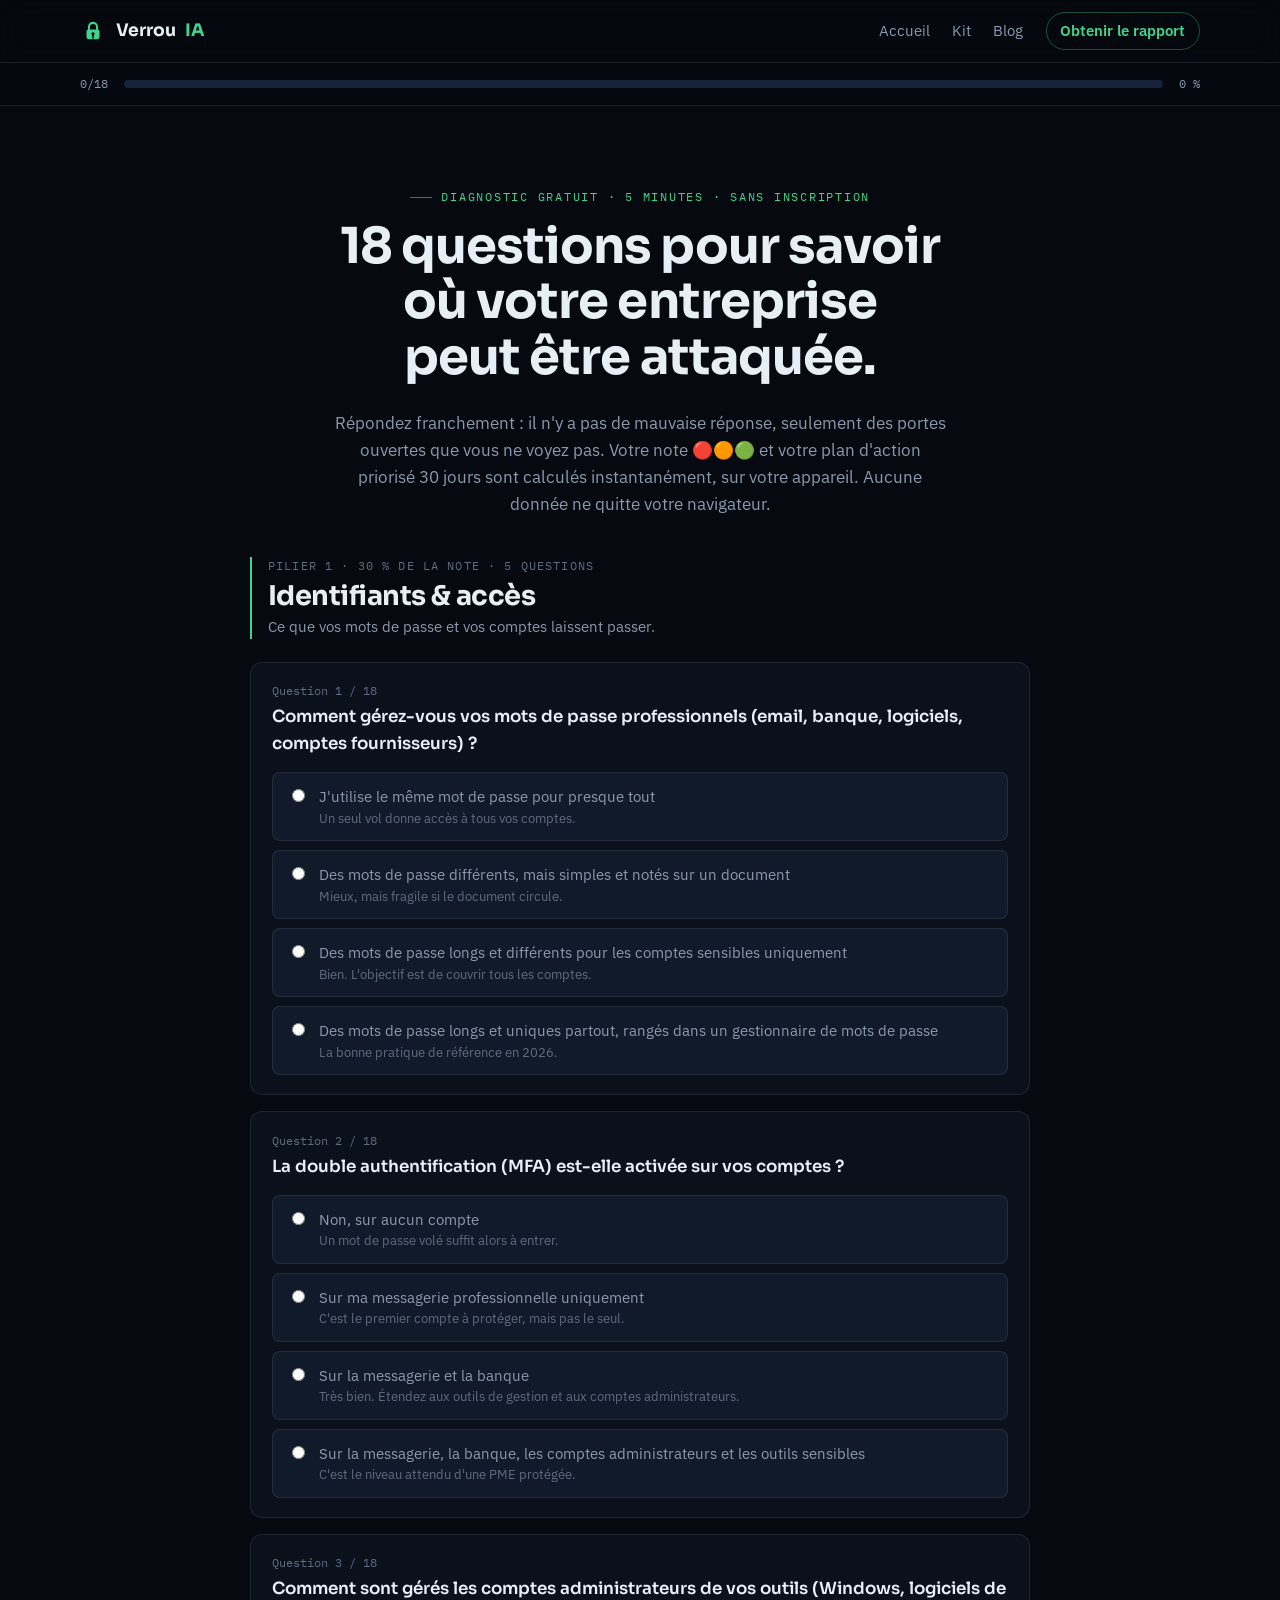
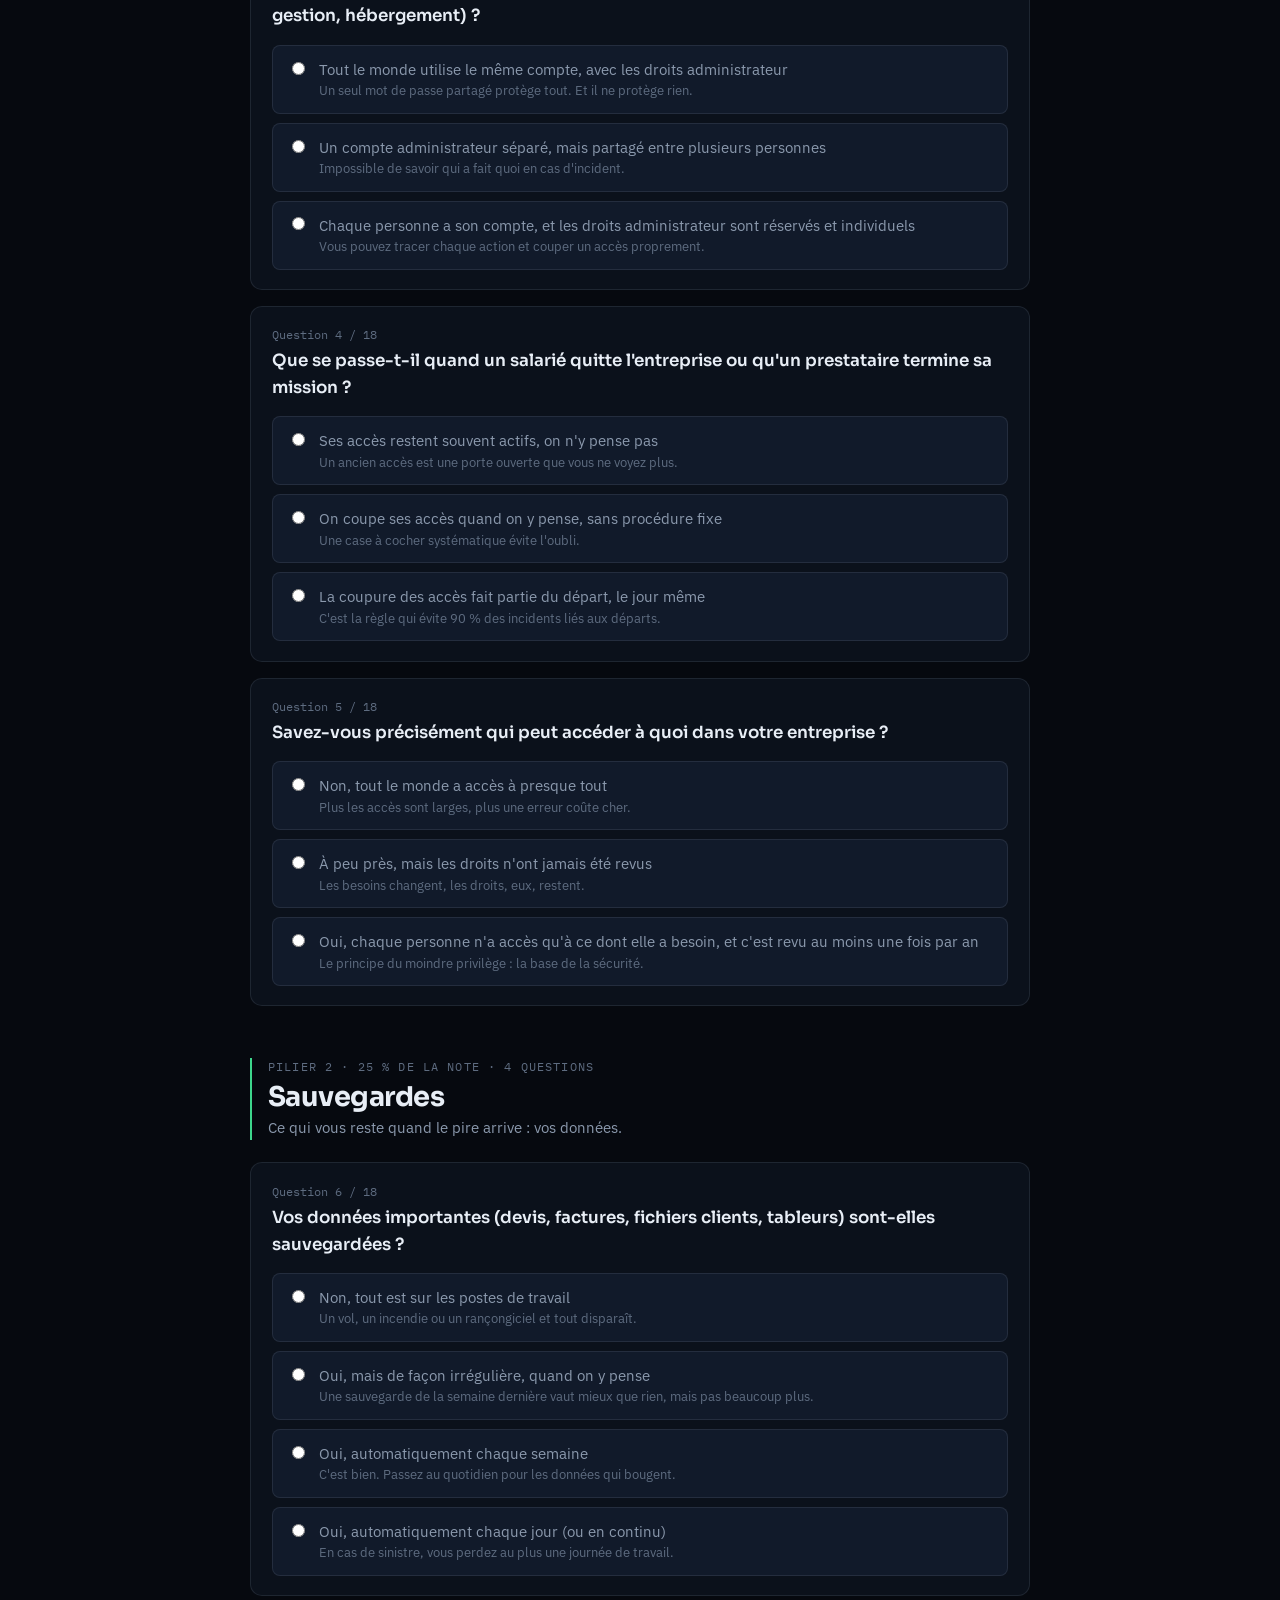
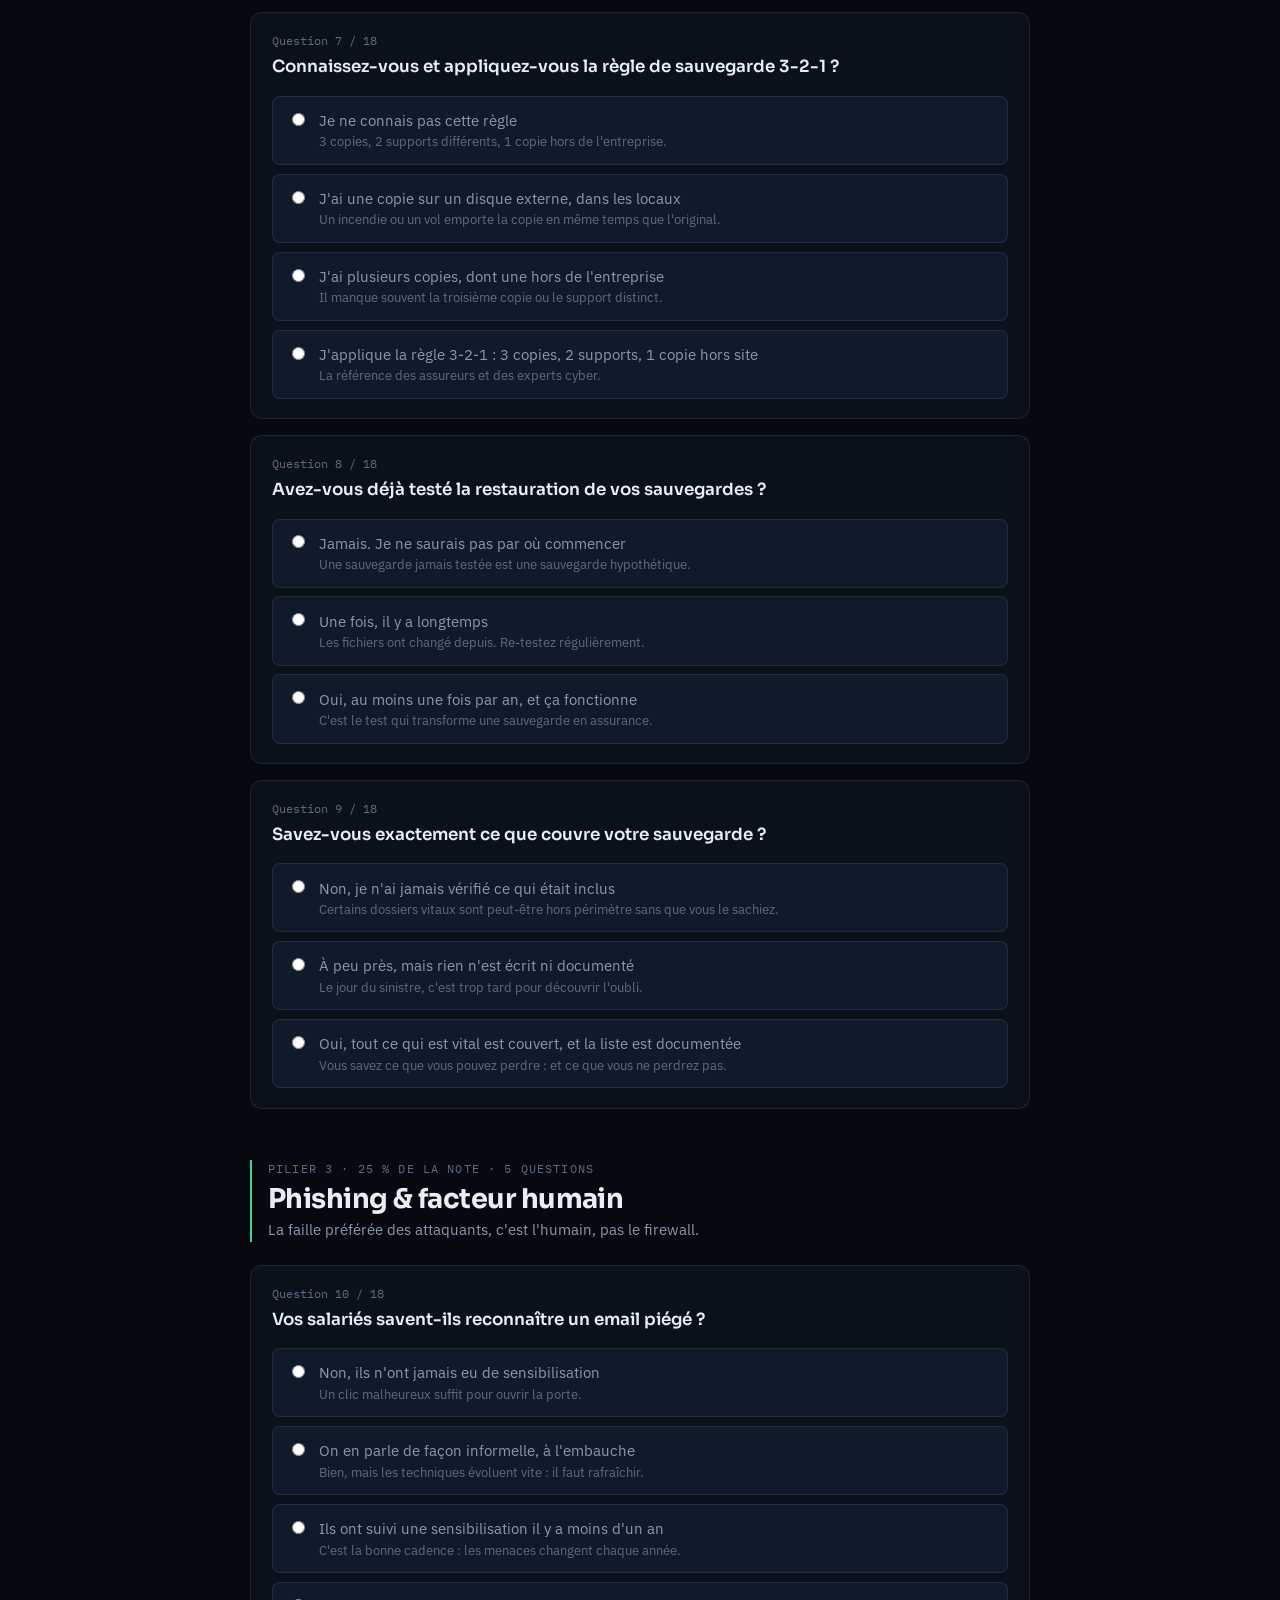
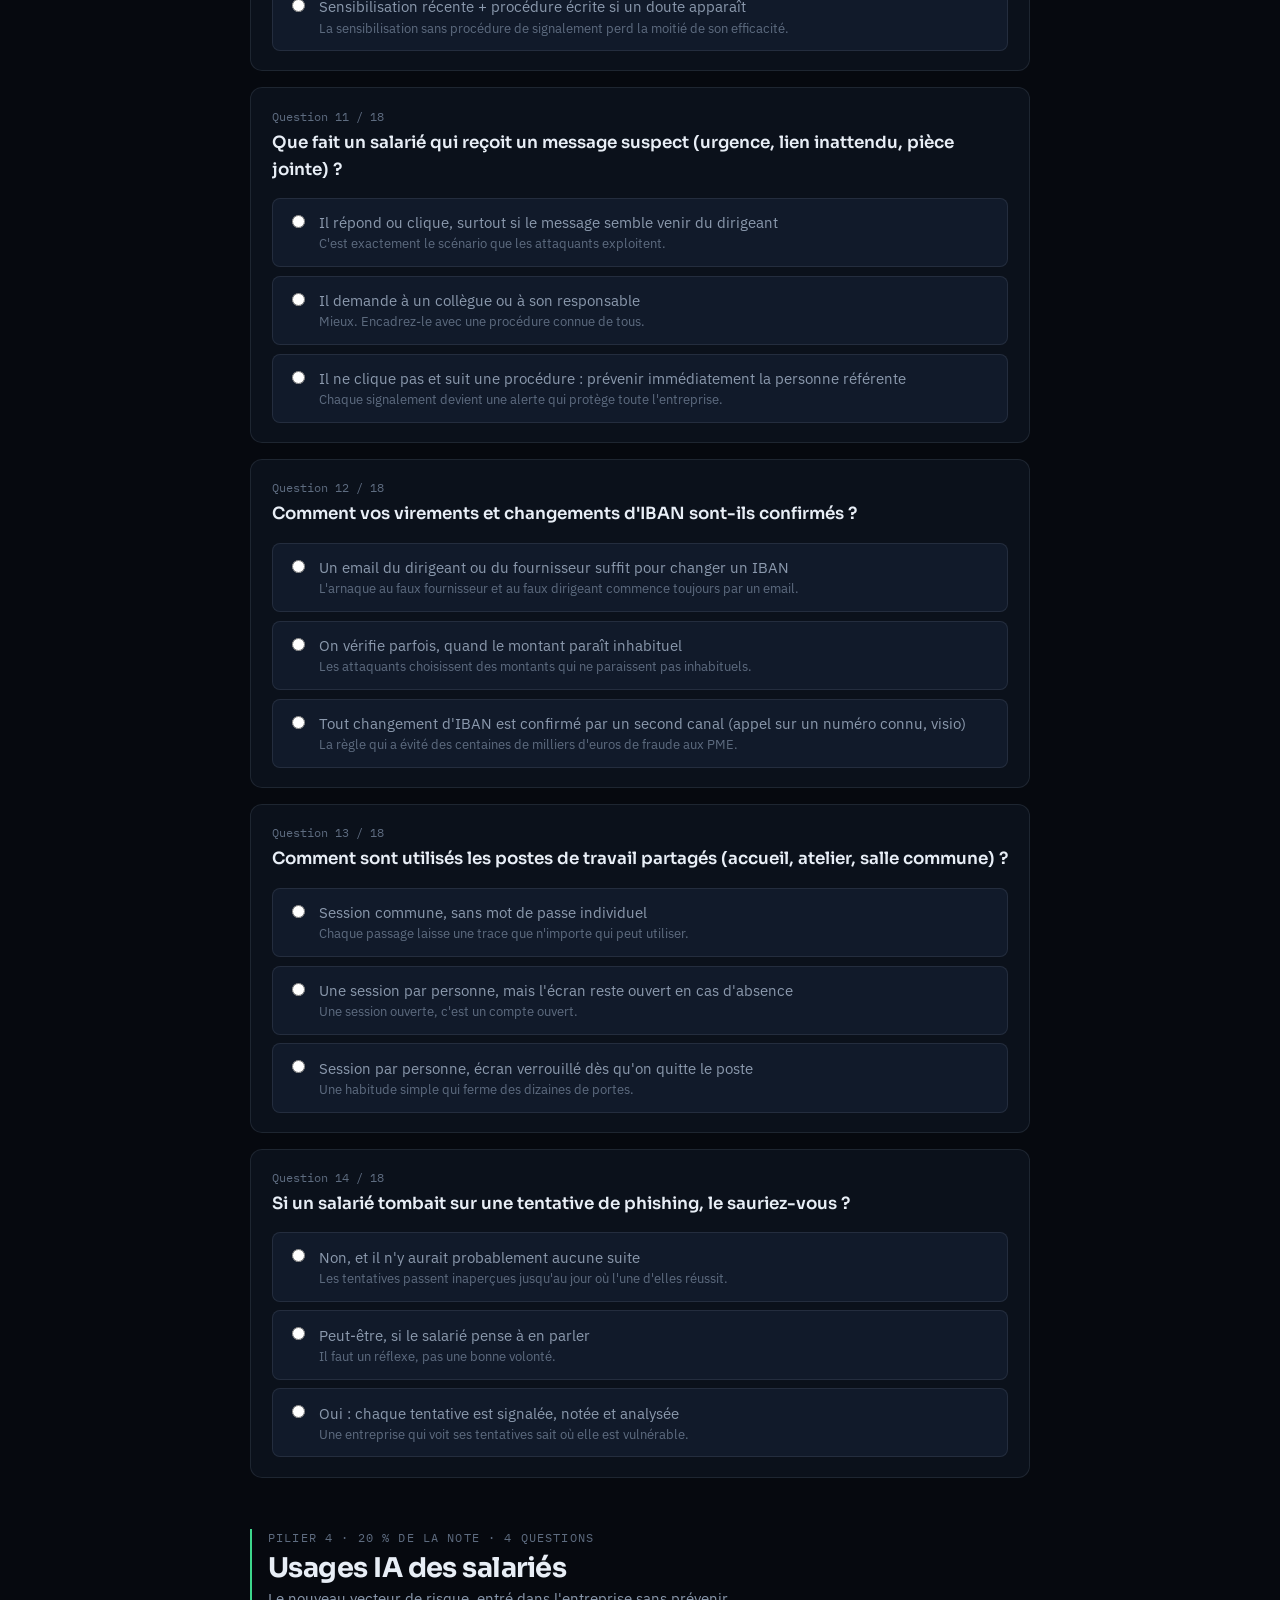
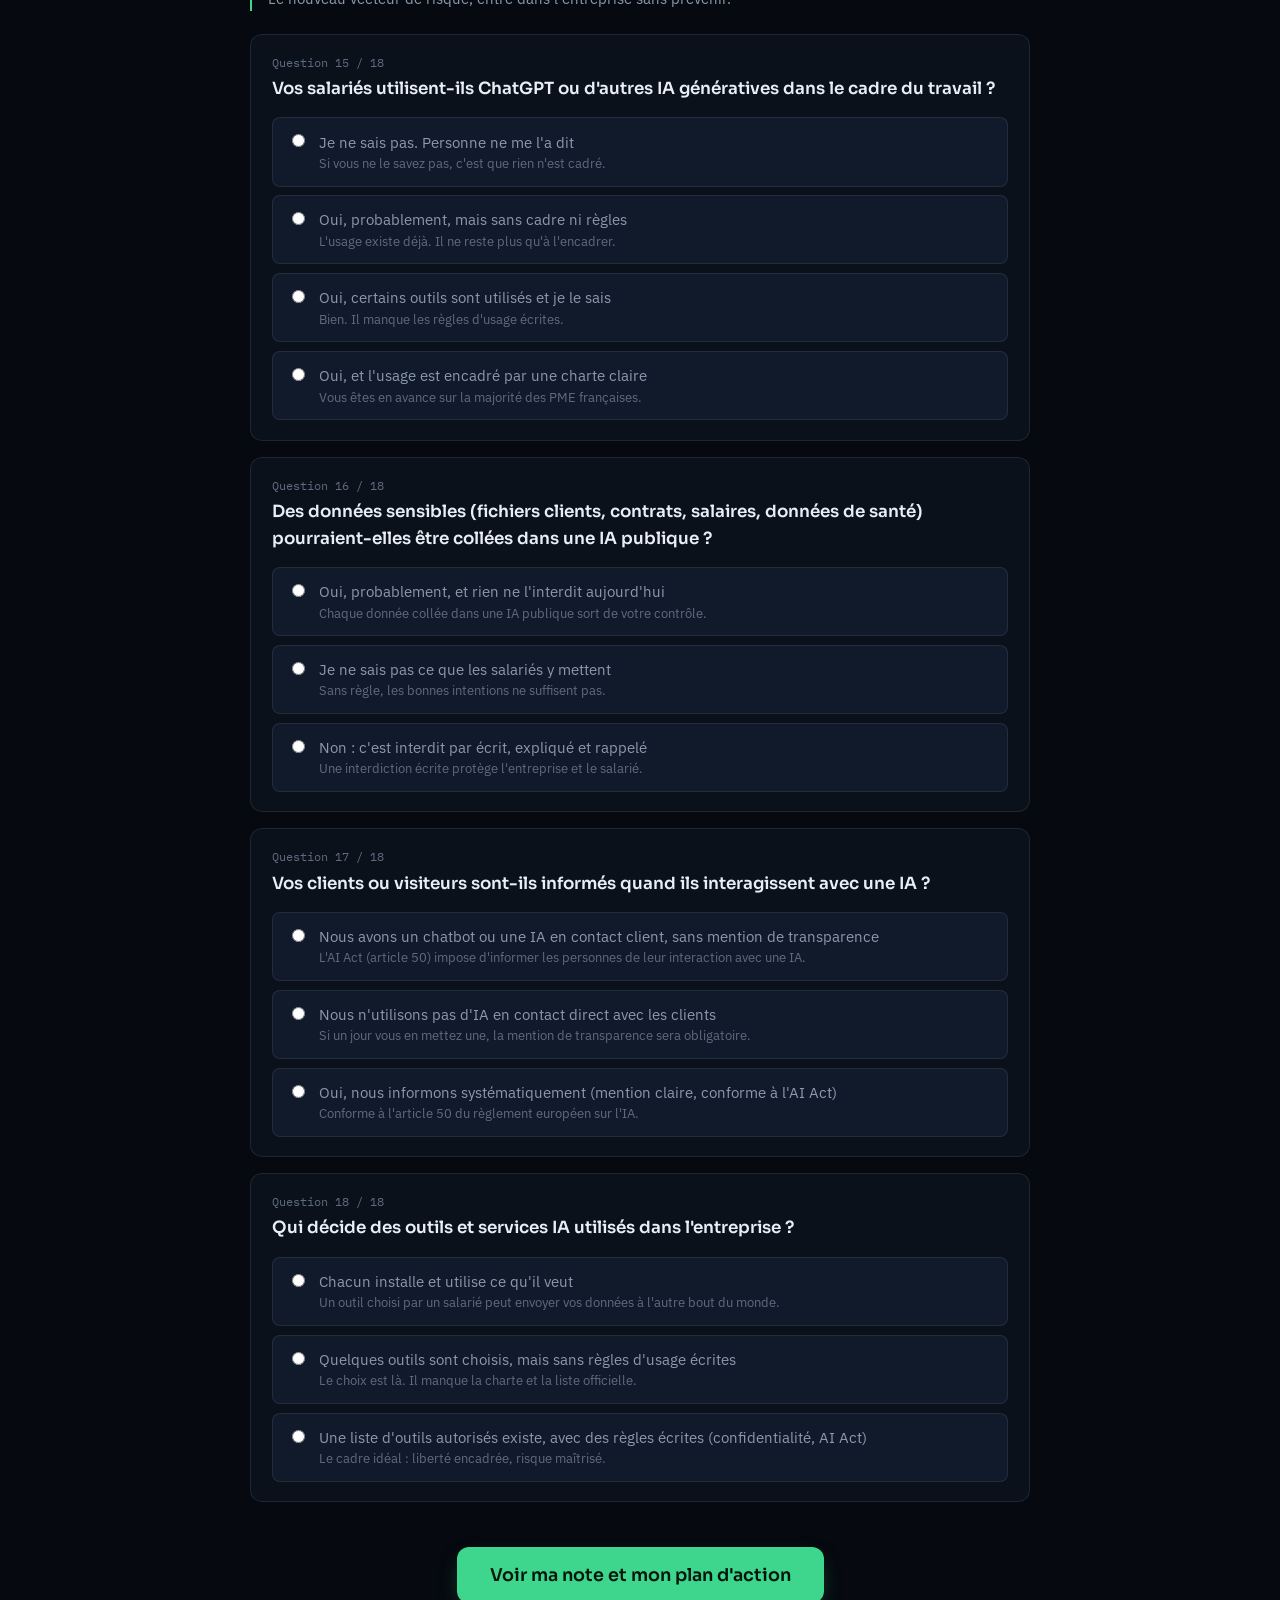
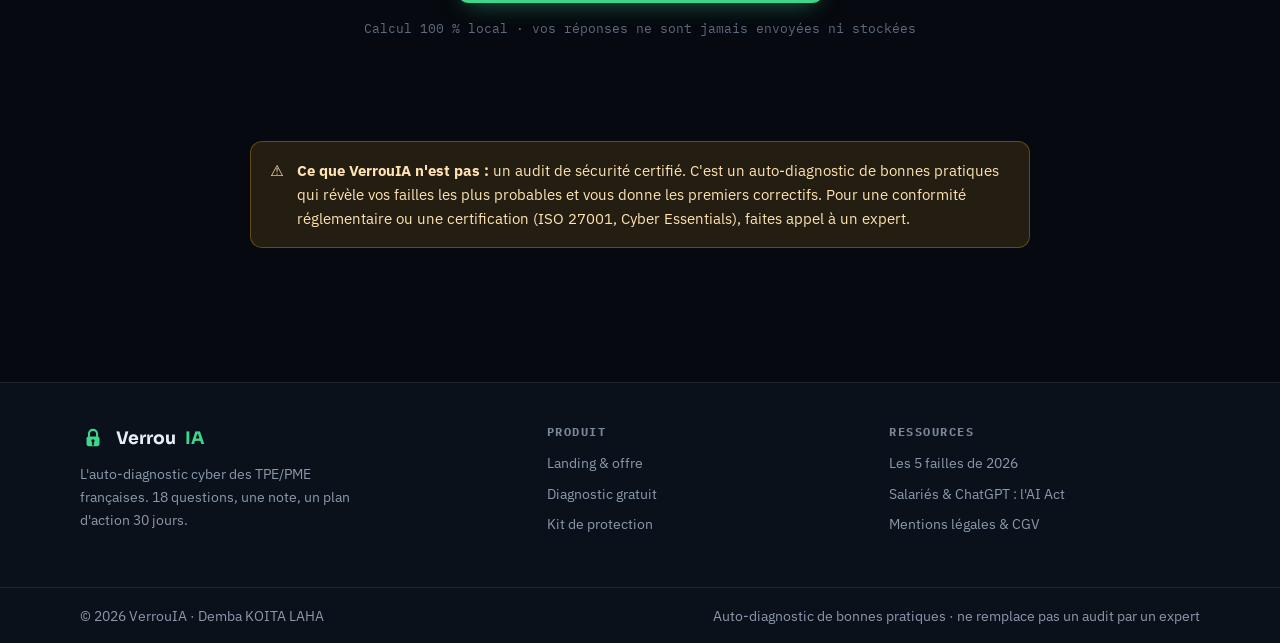
<file: rapport.html>
<!DOCTYPE html>
<html lang="fr">
<head>
<meta charset="utf-8">
<meta name="viewport" content="width=device-width, initial-scale=1">
<title>Votre note cyber et votre plan d'action 30 jours | VerrouIA</title>
<meta name="description" content="Votre note cyber 🔴🟠🟢 calculée en 5 minutes, le détail par pilier (identifiants, sauvegardes, phishing, IA) et un plan d'action priorisé 30 jours. Rapport PDF téléchargeable.">
<link rel="canonical" href="https://dembis91-940.github.io/verrouia/rapport.html">
<meta property="og:title" content="Votre note cyber et votre plan d'action — VerrouIA">
<meta property="og:description" content="Note 🔴🟠🟢, détail par pilier et plan d'action priorisé 30 jours pour votre TPE/PME.">
<meta property="og:type" content="website">
<meta property="og:url" content="https://dembis91-940.github.io/verrouia/rapport.html">
<link rel="icon" href="data:image/svg+xml,%3Csvg xmlns='http://www.w3.org/2000/svg' viewBox='0 0 64 64'%3E%3Crect width='64' height='64' rx='14' fill='%23060A11'/%3E%3Cpath d='M22 28v-6a10 10 0 0 1 20 0v6' fill='none' stroke='%233DD68C' stroke-width='5' stroke-linecap='round'/%3E%3Crect x='16' y='28' width='32' height='24' rx='5' fill='%233DD68C'/%3E%3Ccircle cx='32' cy='39' r='4' fill='%23060A11'/%3E%3Cpath d='M32 43v6' stroke='%23060A11' stroke-width='4' stroke-linecap='round'/%3E%3C/svg%3E">
<link rel="preconnect" href="https://fonts.googleapis.com">
<link rel="preconnect" href="https://fonts.gstatic.com" crossorigin>
<link href="https://fonts.googleapis.com/css2?family=Sora:wght@400;600;700&family=IBM+Plex+Sans:wght@400;500;600&family=IBM+Plex+Mono:wght@400;500&display=swap" rel="stylesheet">
<link rel="stylesheet" href="css/verrouia.css">
<script defer src="https://cloud.umami.is/script.js" data-website-id="e5abcaa5-b313-4845-a812-2038dceffb6d"></script>
<style>
  .rapport-hero { text-align: center; }
  .pillar-grid { display:grid; gap:1rem; margin:1.6rem 0; }
  .pillar-card { background:var(--vr-surface); border:1px solid var(--vr-line); border-radius:var(--vr-radius); padding:1.2rem 1.4rem; }
  .pillar-card .pc-top { display:flex; justify-content:space-between; align-items:baseline; gap:1rem; }
  .pillar-card h3 { font-size:1.05rem; margin:0; }
  .pillar-card .pc-score { font-family:var(--vr-font-display); font-size:1.6rem; font-weight:700; }
  .pillar-card .pc-detail { font-size:.86rem; color:var(--vr-ink-soft); margin-top:.4rem; }
  .week-block { border:1px solid var(--vr-line); border-radius:var(--vr-radius); padding:1.1rem 1.4rem; margin-bottom:1rem; background:var(--vr-surface); }
  .week-block h3 { font-size:1.02rem; display:flex; align-items:center; gap:.7rem; margin-bottom:.6rem; }
  .week-tag { font-family:var(--vr-font-mono); font-size:.68rem; letter-spacing:.1em; text-transform:uppercase; color:var(--vr-ink-faint); }
  .print-note { text-align:center; font-size:.86rem; color:var(--vr-ink-faint); margin-top:1rem; }
</style>
</head>
<body>

<header class="site-head no-print">
  <div class="wrap">
    <a class="brand" href="index.html" aria-label="VerrouIA, retour à l'accueil">
      <svg viewBox="0 0 64 64" aria-hidden="true"><path d="M22 28v-6a10 10 0 0 1 20 0v6" fill="none" stroke="#3DD68C" stroke-width="5" stroke-linecap="round"/><rect x="16" y="28" width="32" height="24" rx="5" fill="#3DD68C"/><circle cx="32" cy="39" r="4" fill="#060A11"/><path d="M32 43v6" stroke="#060A11" stroke-width="4" stroke-linecap="round"/></svg>
      Verrou<span class="brand-ia">IA</span>
    </a>
    <nav class="site-nav" aria-label="Navigation principale">
      <a href="index.html">Accueil</a>
      <a href="kit.html">Kit</a>
      <a href="blog/failes-pme-2026.html" class="nav-hide-sm">Blog</a>
      <a class="nav-cta" href="index.html#offre">Obtenir le rapport</a>
    </nav>
  </div>
</header>

<main class="wrap-narrow" id="reportRoot" style="padding-top:2.6rem">

  <section class="rapport-hero">
    <p class="kicker" style="justify-content:center">Votre rapport VerrouIA</p>
    <div class="score-face" id="scoreFace" aria-hidden="true"></div>
    <h1 class="section-title" id="scoreVerdict"></h1>
    <p style="color:var(--vr-ink-soft);max-width:58ch;margin:.4rem auto 0" id="scoreIntro"></p>
  </section>

  <section style="margin-top:1.8rem">
    <div class="gauge" role="img" id="gaugeWrap" aria-label="Note cyber globale">
      <svg viewBox="0 0 120 120">
        <circle class="gauge-track" cx="60" cy="60" r="52" fill="none" stroke-width="11"></circle>
        <circle class="gauge-fill" id="gaugeFill" cx="60" cy="60" r="52" fill="none" stroke-width="11" stroke-dasharray="326.7" stroke-dashoffset="326.7"></circle>
      </svg>
      <div class="gauge-center">
        <div><span class="gauge-num" id="gaugeNum">0</span><span style="font-size:1.4rem;color:var(--vr-ink-soft)">/100</span></div>
        <div class="gauge-label">Note cyber</div>
      </div>
    </div>
    <p class="print-note">Rapport généré le <span id="reportDate"></span> · VerrouIA</p>
  </section>

  <section class="no-print" style="margin-top:2.2rem;text-align:center;display:flex;flex-wrap:wrap;gap:.8rem;justify-content:center">
    <button class="btn btn-ghost" id="printBtn" type="button">⬇ Télécharger mon rapport en PDF</button>
    <a class="btn btn-pri" id="payCta" href="#offre">Débloquer le kit complet : 29 € au lieu de 49 €</a>
  </section>

  <section style="margin-top:2.6rem">
    <h2 class="section-title" style="font-size:1.5rem">Votre détail par pilier</h2>
    <div class="pillar-grid" id="pillarGrid"></div>
  </section>

  <section style="margin-top:2.6rem">
    <h2 class="section-title" style="font-size:1.5rem">Votre plan d'action priorisé 30 jours</h2>
    <p style="color:var(--vr-ink-soft)">Chaque action indique qui la porte, le temps à prévoir et la semaine cible. Commencez par les actions marquées « critique ».</p>
    <div id="planWeeks" style="margin-top:1.2rem"></div>
  </section>

  <section class="panel panel-glow no-print" id="offre" style="margin-top:2.8rem;text-align:center">
    <span class="badge badge-ok" style="margin-bottom:1rem"><span class="dot"></span>Offre de lancement · prix barré 49 €</span>
    <h2 style="font-size:1.6rem">Ne rédigez pas tout vous-même : prenez les 5 documents prêts à l'emploi.</h2>
    <p style="color:var(--vr-ink-soft);max-width:60ch;margin:0 auto 1.2rem">Votre note et votre plan sont la carte. Le kit est la trousse : politique de mots de passe, procédure de sauvegarde 3-2-1, guide MFA & anti-phishing 2026, charte IA conforme à l'AI Act (article 50), plan d'action imprimable. Des modèles directement applicables, à faire signer et afficher.</p>
    <div style="display:flex;flex-wrap:wrap;gap:1.4rem;justify-content:center;align-items:center;margin-bottom:1.4rem">
      <div><span class="price-old">49 €</span><span class="price-new">29<span class="price-eur"> €</span></span><p class="price-note" style="margin:.3rem 0 0">Paiement unique · accès immédiat</p></div>
    </div>
    <a class="btn btn-pri btn-lg" href="#stripe-paiement" id="stripeCta">Recevoir le rapport PDF + le kit — 29 €</a>
    <p class="mono" style="font-size:.8rem;color:var(--vr-ink-faint);margin-top:.9rem">Garantie 14 jours : si le kit ne vous aide pas à verrouiller une seule faille, remboursement intégral.</p>
  </section>

  <section class="no-print" style="margin-top:1.6rem;display:flex;gap:.6rem;justify-content:center;flex-wrap:wrap">
    <a href="diagnostic.html" class="btn btn-ghost">↺ Refaire le diagnostic</a>
    <a href="kit.html" class="btn btn-ghost">Voir le détail du kit</a>
  </section>
</main>

<footer class="site-foot">
  <div class="wrap">
    <div>
      <p class="brand" style="margin-bottom:.6rem"><svg viewBox="0 0 64 64" aria-hidden="true"><path d="M22 28v-6a10 10 0 0 1 20 0v6" fill="none" stroke="#3DD68C" stroke-width="5" stroke-linecap="round"/><rect x="16" y="28" width="32" height="24" rx="5" fill="#3DD68C"/><circle cx="32" cy="39" r="4" fill="#060A11"/><path d="M32 43v6" stroke="#060A11" stroke-width="4" stroke-linecap="round"/></svg>Verrou<span class="brand-ia">IA</span></p>
      <p style="max-width:34ch">L'auto-diagnostic cyber des TPE/PME françaises. 18 questions, une note, un plan d'action 30 jours.</p>
    </div>
    <div>
      <h4>Produit</h4>
      <ul>
        <li><a href="index.html">Landing & offre</a></li>
        <li><a href="diagnostic.html">Diagnostic gratuit</a></li>
        <li><a href="kit.html">Kit de protection</a></li>
      </ul>
    </div>
    <div>
      <h4>Ressources</h4>
      <ul>
        <li><a href="blog/failes-pme-2026.html">Les 5 failles de 2026</a></li>
        <li><a href="blog/salaries-chatgpt-ai-act.html">Salariés & ChatGPT : l'AI Act</a></li>
        <li><a href="legal/mentions-legales.html">Mentions légales & CGV</a></li>
      </ul>
    </div>
  </div>
  <div class="foot-legal">
    <div class="wrap">
      <span>© 2026 VerrouIA · Demba KOITA LAHA</span>
      <span>Auto-diagnostic de bonnes pratiques · ne remplace pas un audit par un expert</span>
    </div>
  </div>
</footer>

<script src="js/questions.js"></script>
<script src="js/scoring.js"></script>
<script>
(function () {
  "use strict";

  var PAY_URL = "https://buy.stripe.com/eVqeVfgDs821bHvcCofrW0j";

  function esc(s) { return String(s).replace(/[&<>"]/g, function (c) { return { "&": "&amp;", "<": "&lt;", ">": "&gt;", '"': "&quot;" }[c]; }); }

  var raw = null;
  try { raw = localStorage.getItem("verrouia_answers_v1"); } catch (e) {}
  if (!raw) { window.location.replace("diagnostic.html"); return; }

  var answers;
  try { answers = JSON.parse(raw); } catch (e) { window.location.replace("diagnostic.html"); return; }

  var res = window.VERROUIA.compute(answers);
  var plan = window.VERROUIA.buildPlan(res.pillars);

  var CIRC = 326.7;

  function colorHex(color) {
    return color === "ok" ? "#3DD68C" : (color === "warn" ? "#FFB224" : "#FF5C5C");
  }

  // Gauge
  document.getElementById("scoreFace").textContent = res.face;
  document.getElementById("scoreVerdict").textContent = res.verdict;
  document.getElementById("scoreIntro").textContent = "Votre note globale est de " + res.global + "/100. Voici où votre entreprise est exposée, et par quoi commencer pour vous protéger.";
  var g = document.getElementById("gaugeNum");
  var fill = document.getElementById("gaugeFill");
  fill.style.stroke = colorHex(res.color);
  var target = CIRC * (1 - res.global / 100);
  setTimeout(function () { fill.style.strokeDashoffset = String(target); }, 120);
  var t0 = null;
  function animate(ts) {
    if (!t0) t0 = ts;
    var p = Math.min((ts - t0) / 1100, 1);
    p = 1 - Math.pow(1 - p, 3);
    g.textContent = Math.round(res.global * p);
    if (p < 1) requestAnimationFrame(animate);
  }
  requestAnimationFrame(animate);
  document.getElementById("reportDate").textContent = new Date().toLocaleDateString("fr-FR", { year: "numeric", month: "long", day: "numeric" });

  // Piliers
  var grid = document.getElementById("pillarGrid");
  var colors = { ok: "#3DD68C", warn: "#FFB224", danger: "#FF5C5C" };
  res.pillars.forEach(function (p) {
    var c = colors[window.VERROUIA.pillColor(p.score)];
    var el = document.createElement("div");
    el.className = "pillar-card";
    el.style.borderTop = "2px solid " + c;
    el.innerHTML =
      '<div class="pc-top"><div><span class="pillar-tag">' + esc(p.tag) + '</span><h3>' + esc(p.name) + '</h3></div>' +
      '<span class="pc-score" style="color:' + c + '">' + p.score + '<span style="font-size:.9rem;color:var(--vr-ink-faint)">/100</span></span></div>' +
      '<div class="pc-bar" style="height:6px;background:var(--vr-surface-3);border-radius:999px;overflow:hidden;margin-top:.7rem"><span style="display:block;height:100%;width:0%;background:' + c + ';border-radius:999px;transition:width 1s ease"></span></div>' +
      '<p class="pc-detail">' + esc(p.blurb) + ' · ' + p.answered + '/' + p.total + ' questions renseignées</p>';
    grid.appendChild(el);
    setTimeout(function () { el.querySelector(".pc-bar span").style.width = p.score + "%"; }, 150);
  });

  // Plan par semaines
  var weeks = plan.weeks;
  if (!weeks.length) {
    document.getElementById("planWeeks").innerHTML = '<div class="alert alert-ok">Aucune action critique détectée. Continuez à appliquer les bonnes pratiques et refaites ce diagnostic dans 6 mois.</div>';
  } else {
    var sevLabel = { 1: ["critique", "s1"], 2: ["important", "s2"], 3: ["vigilance", "s3"] };
    var days = { 1: "Jours 1 à 7", 2: "Jours 8 à 14", 3: "Jours 15 à 21", 4: "Jours 22 à 30" };
    weeks.forEach(function (w, wi) {
      var block = document.createElement("div");
      block.className = "week-block";
      var h = '<h3><span class="week-tag">Semaine ' + (wi + 1) + '</span>' + days[wi + 1] + "</h3>";
      var rows = w.map(function (a) {
        var sv = sevLabel[a.sev] || ["vigilance", "s3"];
        return '<div class="action-row"><div class="action-day">S' + a.week + '</div>' +
          '<div><div class="mono" style="font-size:.74rem;color:var(--vr-ink-faint);margin-bottom:.15rem">' + esc(a.pillar) + ' · ~' + a.time + '</div>' +
          '<div>' + esc(a.text) + '</div></div>' +
          '<span class="action-sev ' + sv[1] + '">' + sv[0] + '</span></div>';
      }).join("");
      block.innerHTML = h + rows;
      document.getElementById("planWeeks").appendChild(block);
    });
  }

  // PDF : fenêtre d'impression dédiée, 100 % locale
  function reportHTML() {
    var sevLabel = { 1: "Critique", 2: "Important", 3: "Vigilance" };
    var days = { 1: "Semaine 1 · Jours 1 à 7", 2: "Semaine 2 · Jours 8 à 14", 3: "Semaine 3 · Jours 15 à 21", 4: "Semaine 4 · Jours 22 à 30" };
    var phtml = res.pillars.map(function (p) {
      return "<tr><td><strong>" + esc(p.name) + "</strong><br><span style='color:#666'>" + esc(p.tag) + "</span></td><td style='font-size:20px'>" + p.score + "/100</td></tr>";
    }).join("");
    var whtml = weeks.map(function (w, wi) {
      return "<h3 style='color:#0B2A1C;margin-top:18px'>" + days[wi + 1] + "</h3><table style='width:100%;border-collapse:collapse;font-size:11px'><tbody>" +
        w.map(function (a) { return "<tr><td style='border:1px solid #ddd;padding:6px;vertical-align:top;width:18%'><strong>" + sevLabel[a.sev] + "</strong><br><span style='color:#666'>~" + esc(a.time) + "</span></td><td style='border:1px solid #ddd;padding:6px'>" + esc(a.text) + "</td></tr>"; }).join("") +
        "</tbody></table>";
    }).join("");
    return '<!DOCTYPE html><html lang="fr"><head><meta charset="utf-8"><title>Rapport VerrouIA</title>' +
      "<style>body{font-family:Helvetica,Arial,sans-serif;color:#222;font-size:12px;line-height:1.5;max-width:700px;margin:0 auto}header{border-bottom:3px solid #0B2A1C;padding-bottom:10px;margin-bottom:16px}h1{margin:0;font-size:22px}table{width:100%;border-collapse:collapse;margin-top:6px}td{border:1px solid #ddd;padding:6px;vertical-align:top}h2{font-size:16px;color:#0B2A1C;margin-top:20px}h3{font-size:13px}.muted{color:#666}.big{font-size:30px;font-weight:bold}</style></head><body>" +
      "<header><h1>Rapport VerrouIA · Auto-diagnostic cyber</h1><p class='muted'>Édité le " + new Date().toLocaleDateString("fr-FR", { year: "numeric", month: "long", day: "numeric" }) + " · VerrouIA · Demba KOITA LAHA</p></header>" +
      "<p>Note globale : <span class='big'>" + res.global + "/100</span> " + res.face + " — " + esc(res.verdict) + "</p>" +
      "<h2>Détail par pilier</h2><table><tbody>" + phtml + "</tbody></table>" +
      "<h2>Plan d'action priorisé 30 jours</h2>" + whtml +
      "<p style='margin-top:22px' class='muted'>Ce rapport est un auto-diagnostic de bonnes pratiques. Il ne remplace pas un audit de sécurité réalisé par un expert. Éditeur : VerrouIA (Demba KOITA LAHA) · Kit de protection complet : page kit du site VerrouIA.</p>" +
      "</body></html>";
  }

  document.getElementById("printBtn").addEventListener("click", function () {
    var w = window.open("", "_blank", "width=820,height=900");
    if (!w) { alert("Autorisez les fenêtres pop-up pour générer le PDF, ou utilisez Imprimer depuis le menu du navigateur."); return; }
    w.document.write(reportHTML());
    w.document.close();
    setTimeout(function () { w.focus(); w.print(); }, 350);
  });

  // CTA paiement
  document.getElementById("stripeCta").href = PAY_URL;
  document.getElementById("payCta").href = PAY_URL;
})();
</script>
</body>
</html>
</file>
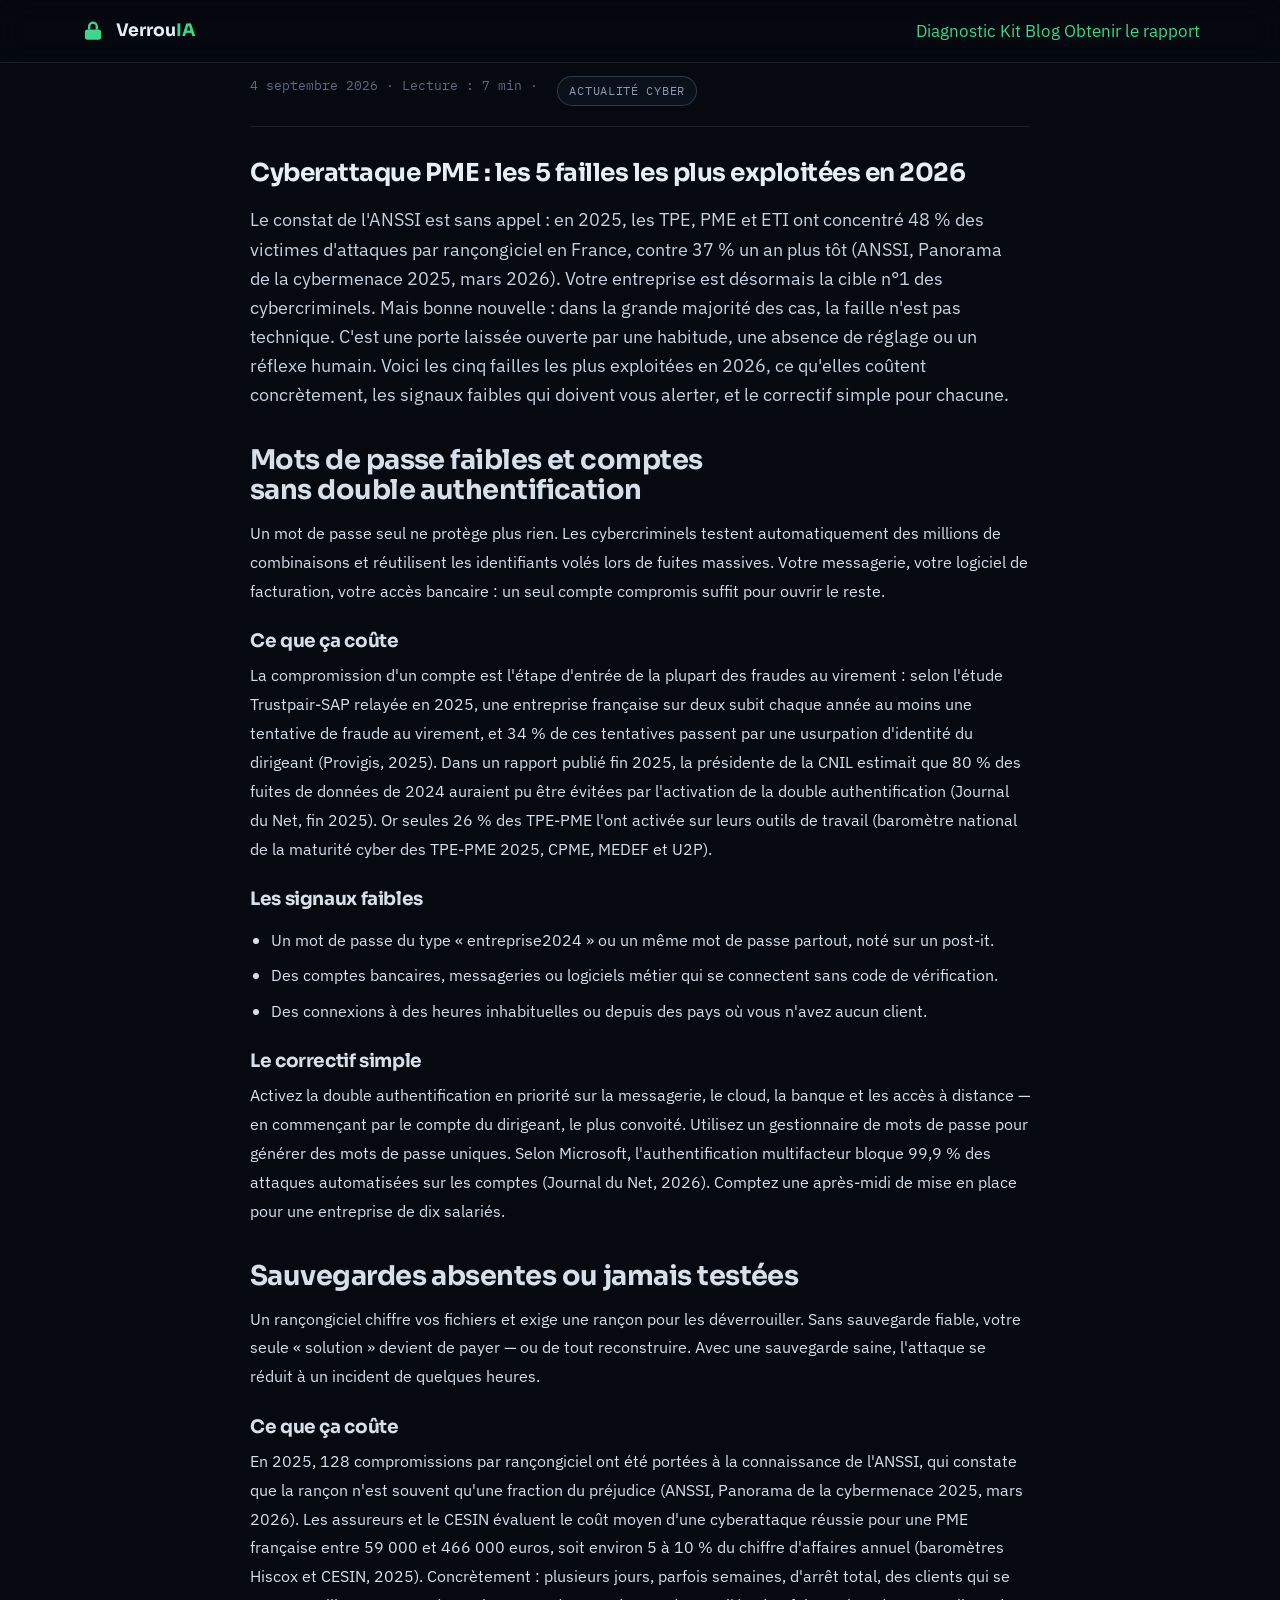
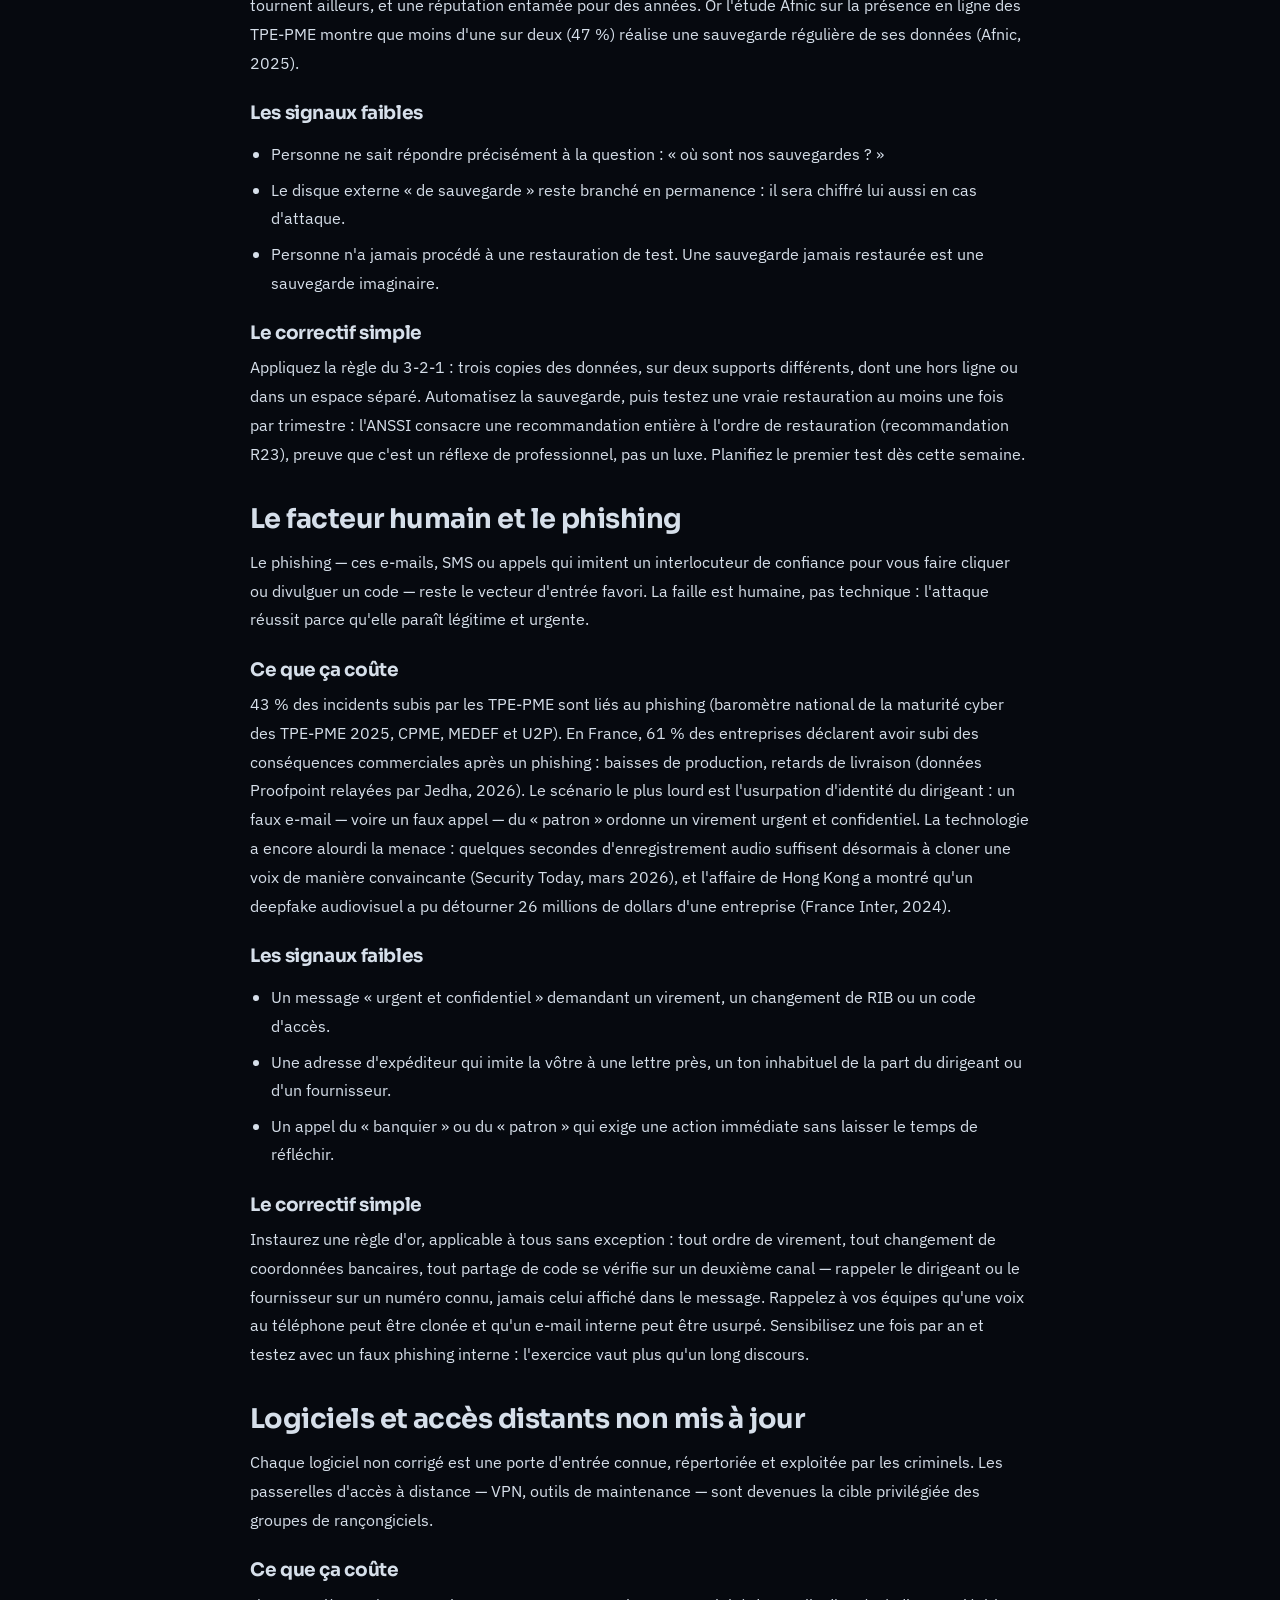
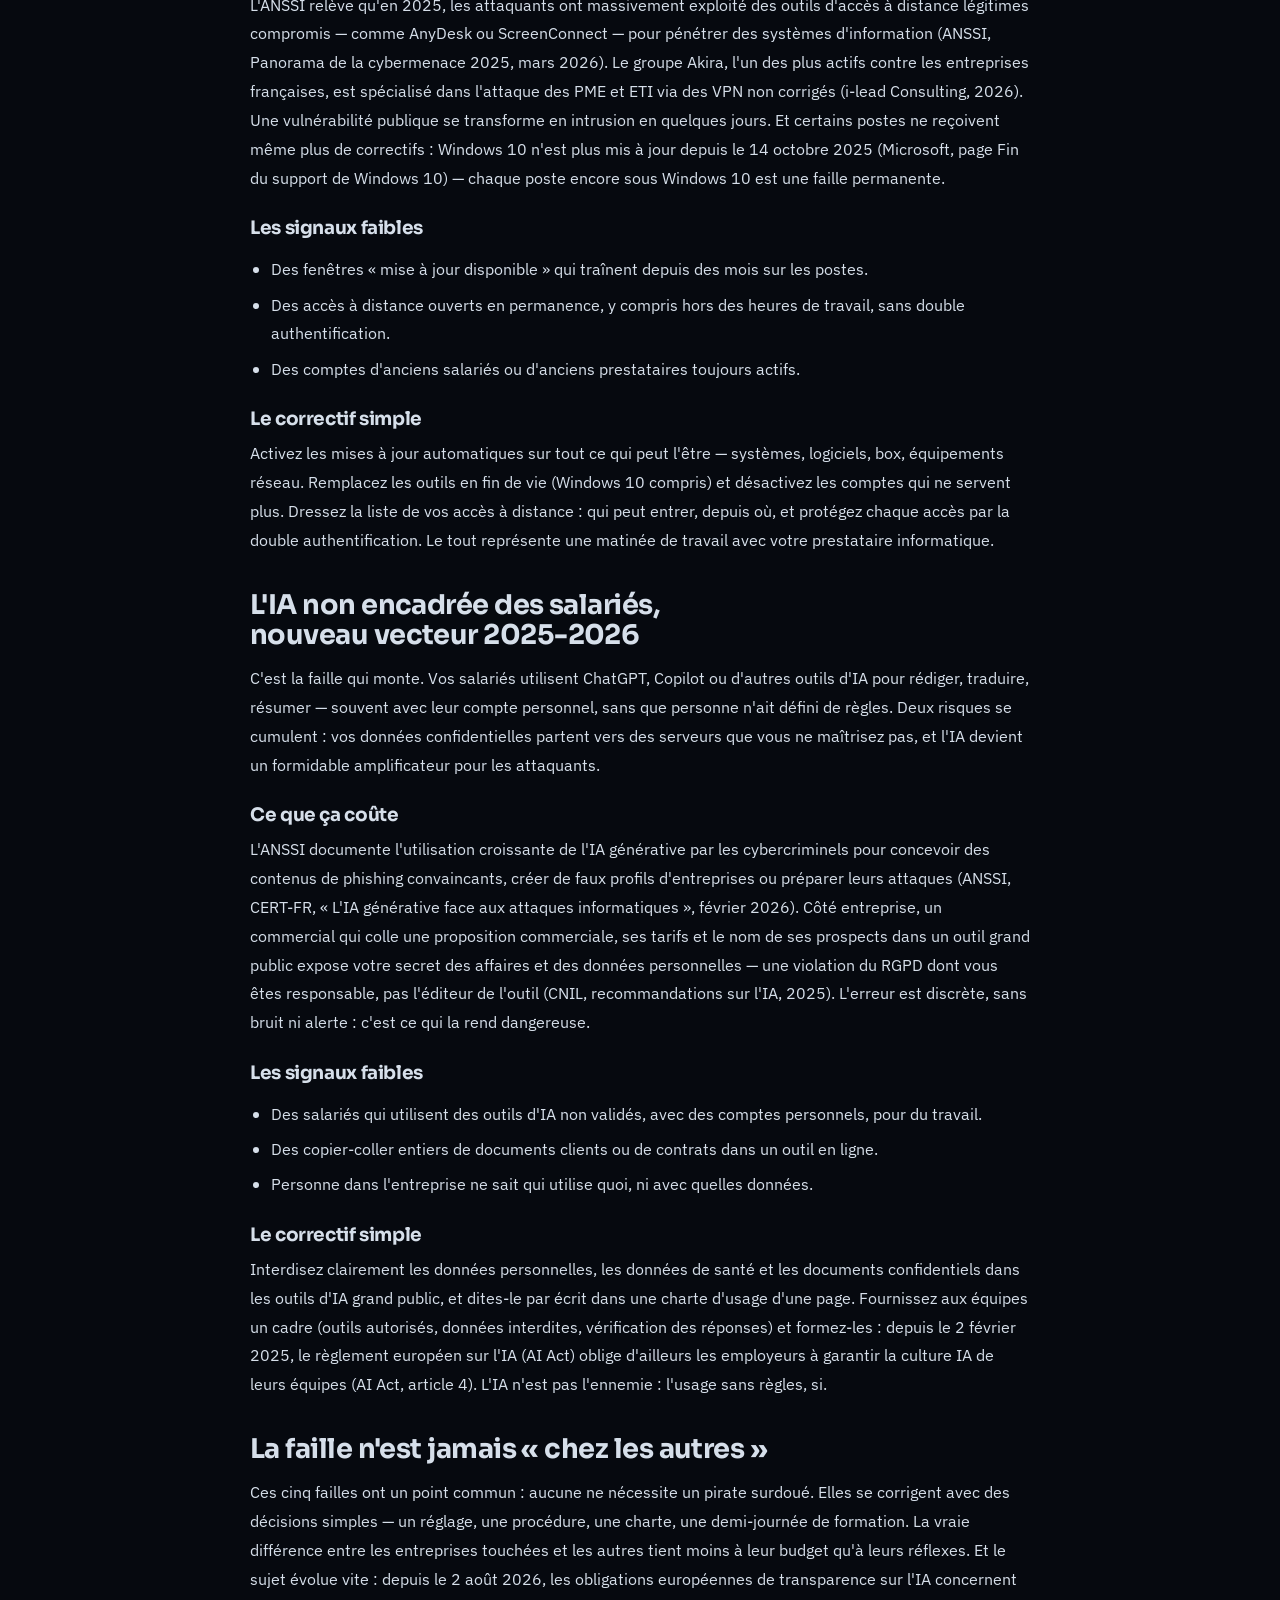
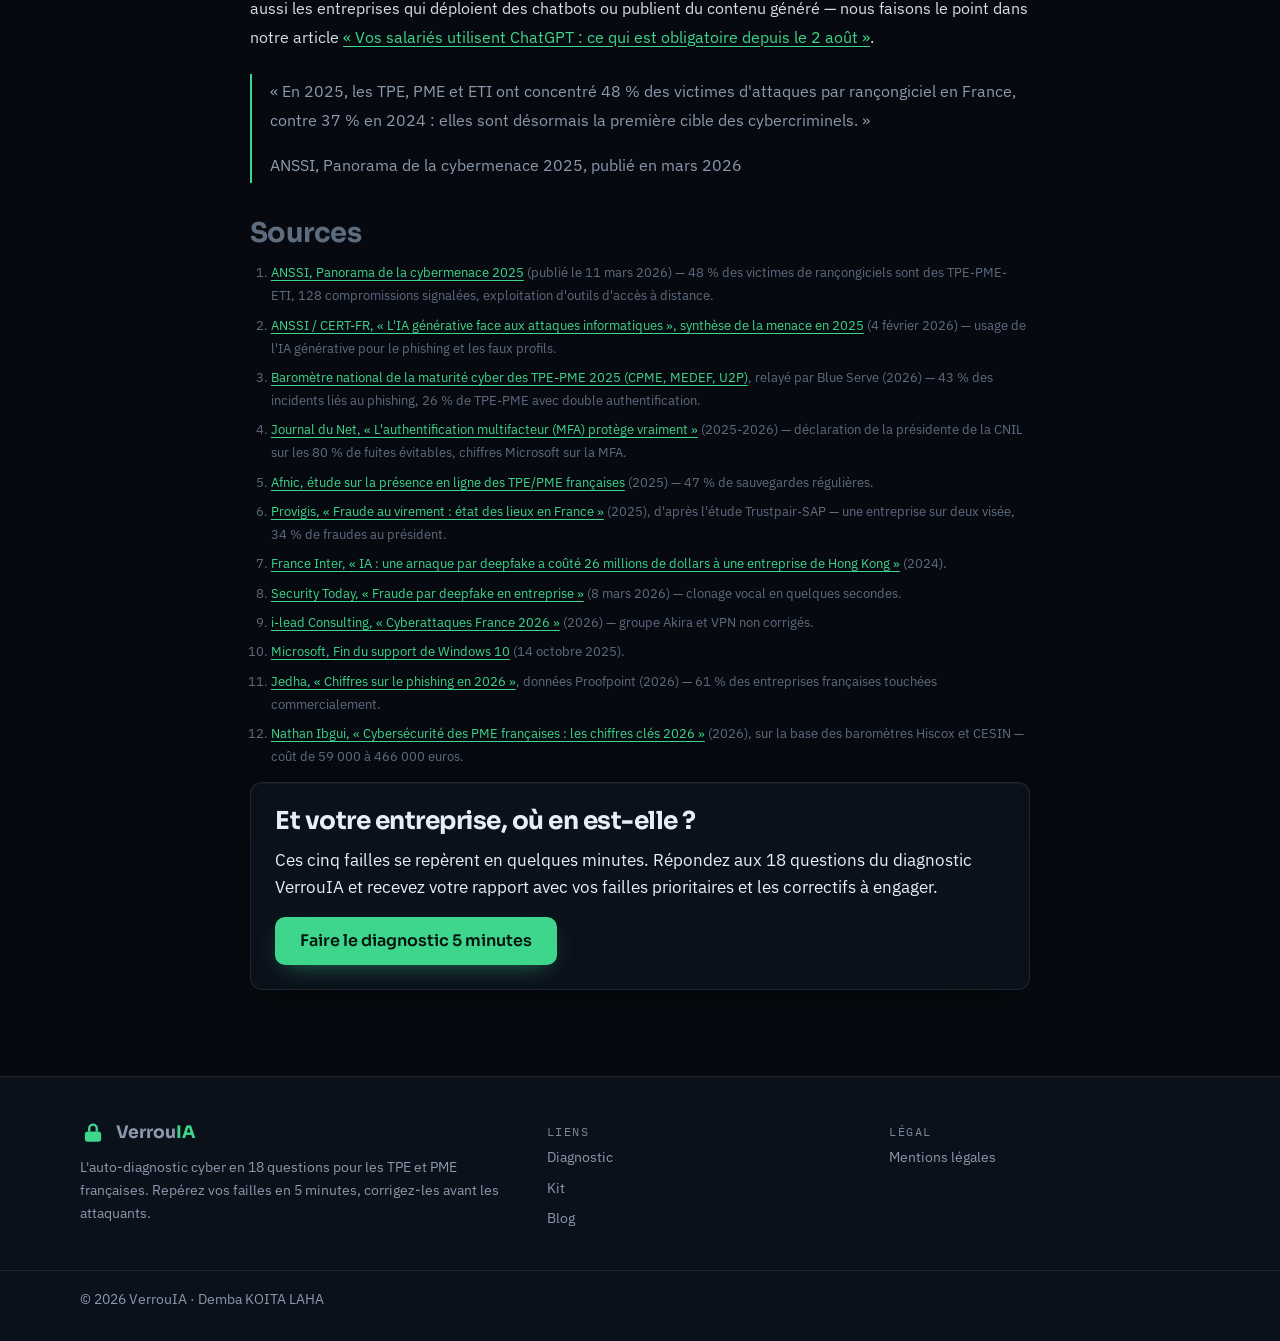
<file: blog/failes-pme-2026.html>
<!DOCTYPE html>
<html lang="fr">
<head>
<meta charset="utf-8">
<meta name="viewport" content="width=device-width, initial-scale=1">
<title>Cyberattaque PME : les 5 failles de 2026 | VerrouIA</title>
<meta name="description" content="Les TPE-PME sont la cible n°1 des rançongiciels en France. Les 5 failles humaines les plus exploitées en 2026 : coûts, signaux faibles, correctifs simples.">
<link rel="canonical" href="https://dembis91-940.github.io/verrouia/blog/failes-pme-2026.html">
<meta property="og:title" content="Cyberattaque PME : les 5 failles de 2026 | VerrouIA">
<meta property="og:description" content="Les TPE-PME sont la cible n°1 des rançongiciels en France. Les 5 failles humaines les plus exploitées en 2026 : coûts, signaux faibles, correctifs simples.">
<meta property="og:type" content="article">
<meta property="og:url" content="https://dembis91-940.github.io/verrouia/blog/failes-pme-2026.html">
<link rel="stylesheet" href="../css/verrouia.css">
<link rel="preconnect" href="https://fonts.googleapis.com">
<link rel="preconnect" href="https://fonts.gstatic.com" crossorigin>
<link href="https://fonts.googleapis.com/css2?family=Sora:wght@400;600;700&family=IBM+Plex+Sans:wght@400;500;600&family=IBM+Plex+Mono:wght@400;500&display=swap" rel="stylesheet">
<script defer src="https://cloud.umami.is/script.js" data-website-id="e5abcaa5-b313-4845-a812-2038dceffb6d"></script>
</head>
<body>

<header class="site-head">
  <div class="wrap">
    <a class="brand" href="../index.html">
      <svg width="24" height="24" viewBox="0 0 24 24" fill="none" aria-hidden="true">
        <rect x="4.5" y="10.5" width="15" height="9.5" rx="2.5" fill="#3DD68C"></rect>
        <path d="M8.5 10.5V7.8a3.5 3.5 0 0 1 7 0v2.7" stroke="#3DD68C" stroke-width="2.2" fill="none"></path>
      </svg>
      <span>Verrou<span class="brand-ia">IA</span></span>
    </a>
    <nav>
      <a href="../diagnostic.html">Diagnostic</a>
      <a href="../kit.html">Kit</a>
      <a href="../blog/failes-pme-2026.html">Blog</a>
      <a class="nav-cta" href="../index.html#offre">Obtenir le rapport</a>
    </nav>
  </div>
</header>

<main class="wrap-narrow">
  <article>
    <p class="article-meta">4 septembre 2026 &middot; Lecture : 7 min &middot; <span class="badge">Actualité cyber</span></p>
    <h1>Cyberattaque PME : les 5 failles les plus exploitées en 2026</h1>
    <p class="chapo">Le constat de l'ANSSI est sans appel : en 2025, les TPE, PME et ETI ont concentré 48&nbsp;% des victimes d'attaques par rançongiciel en France, contre 37&nbsp;% un an plus tôt (ANSSI, Panorama de la cybermenace 2025, mars 2026). Votre entreprise est désormais la cible n°1 des cybercriminels. Mais bonne nouvelle : dans la grande majorité des cas, la faille n'est pas technique. C'est une porte laissée ouverte par une habitude, une absence de réglage ou un réflexe humain. Voici les cinq failles les plus exploitées en 2026, ce qu'elles coûtent concrètement, les signaux faibles qui doivent vous alerter, et le correctif simple pour chacune.</p>

    <div class="article-body">

      <h2>Mots de passe faibles et comptes sans double authentification</h2>
      <p>Un mot de passe seul ne protège plus rien. Les cybercriminels testent automatiquement des millions de combinaisons et réutilisent les identifiants volés lors de fuites massives. Votre messagerie, votre logiciel de facturation, votre accès bancaire : un seul compte compromis suffit pour ouvrir le reste.</p>
      <h3>Ce que ça coûte</h3>
      <p>La compromission d'un compte est l'étape d'entrée de la plupart des fraudes au virement : selon l'étude Trustpair-SAP relayée en 2025, une entreprise française sur deux subit chaque année au moins une tentative de fraude au virement, et 34&nbsp;% de ces tentatives passent par une usurpation d'identité du dirigeant (Provigis, 2025). Dans un rapport publié fin 2025, la présidente de la CNIL estimait que 80&nbsp;% des fuites de données de 2024 auraient pu être évitées par l'activation de la double authentification (Journal du Net, fin 2025). Or seules 26&nbsp;% des TPE-PME l'ont activée sur leurs outils de travail (baromètre national de la maturité cyber des TPE-PME 2025, CPME, MEDEF et U2P).</p>
      <h3>Les signaux faibles</h3>
      <ul>
        <li>Un mot de passe du type « entreprise2024 » ou un même mot de passe partout, noté sur un post-it.</li>
        <li>Des comptes bancaires, messageries ou logiciels métier qui se connectent sans code de vérification.</li>
        <li>Des connexions à des heures inhabituelles ou depuis des pays où vous n'avez aucun client.</li>
      </ul>
      <h3>Le correctif simple</h3>
      <p>Activez la double authentification en priorité sur la messagerie, le cloud, la banque et les accès à distance — en commençant par le compte du dirigeant, le plus convoité. Utilisez un gestionnaire de mots de passe pour générer des mots de passe uniques. Selon Microsoft, l'authentification multifacteur bloque 99,9&nbsp;% des attaques automatisées sur les comptes (Journal du Net, 2026). Comptez une après-midi de mise en place pour une entreprise de dix salariés.</p>

      <h2>Sauvegardes absentes ou jamais testées</h2>
      <p>Un rançongiciel chiffre vos fichiers et exige une rançon pour les déverrouiller. Sans sauvegarde fiable, votre seule « solution » devient de payer — ou de tout reconstruire. Avec une sauvegarde saine, l'attaque se réduit à un incident de quelques heures.</p>
      <h3>Ce que ça coûte</h3>
      <p>En 2025, 128 compromissions par rançongiciel ont été portées à la connaissance de l'ANSSI, qui constate que la rançon n'est souvent qu'une fraction du préjudice (ANSSI, Panorama de la cybermenace 2025, mars 2026). Les assureurs et le CESIN évaluent le coût moyen d'une cyberattaque réussie pour une PME française entre 59&nbsp;000 et 466&nbsp;000 euros, soit environ 5 à 10&nbsp;% du chiffre d'affaires annuel (baromètres Hiscox et CESIN, 2025). Concrètement : plusieurs jours, parfois semaines, d'arrêt total, des clients qui se tournent ailleurs, et une réputation entamée pour des années. Or l'étude Afnic sur la présence en ligne des TPE-PME montre que moins d'une sur deux (47&nbsp;%) réalise une sauvegarde régulière de ses données (Afnic, 2025).</p>
      <h3>Les signaux faibles</h3>
      <ul>
        <li>Personne ne sait répondre précisément à la question : « où sont nos sauvegardes ? »</li>
        <li>Le disque externe « de sauvegarde » reste branché en permanence : il sera chiffré lui aussi en cas d'attaque.</li>
        <li>Personne n'a jamais procédé à une restauration de test. Une sauvegarde jamais restaurée est une sauvegarde imaginaire.</li>
      </ul>
      <h3>Le correctif simple</h3>
      <p>Appliquez la règle du 3-2-1 : trois copies des données, sur deux supports différents, dont une hors ligne ou dans un espace séparé. Automatisez la sauvegarde, puis testez une vraie restauration au moins une fois par trimestre : l'ANSSI consacre une recommandation entière à l'ordre de restauration (recommandation R23), preuve que c'est un réflexe de professionnel, pas un luxe. Planifiez le premier test dès cette semaine.</p>

      <h2>Le facteur humain et le phishing</h2>
      <p>Le phishing — ces e-mails, SMS ou appels qui imitent un interlocuteur de confiance pour vous faire cliquer ou divulguer un code — reste le vecteur d'entrée favori. La faille est humaine, pas technique : l'attaque réussit parce qu'elle paraît légitime et urgente.</p>
      <h3>Ce que ça coûte</h3>
      <p>43&nbsp;% des incidents subis par les TPE-PME sont liés au phishing (baromètre national de la maturité cyber des TPE-PME 2025, CPME, MEDEF et U2P). En France, 61&nbsp;% des entreprises déclarent avoir subi des conséquences commerciales après un phishing : baisses de production, retards de livraison (données Proofpoint relayées par Jedha, 2026). Le scénario le plus lourd est l'usurpation d'identité du dirigeant : un faux e-mail — voire un faux appel — du « patron » ordonne un virement urgent et confidentiel. La technologie a encore alourdi la menace : quelques secondes d'enregistrement audio suffisent désormais à cloner une voix de manière convaincante (Security Today, mars 2026), et l'affaire de Hong Kong a montré qu'un deepfake audiovisuel a pu détourner 26 millions de dollars d'une entreprise (France Inter, 2024).</p>
      <h3>Les signaux faibles</h3>
      <ul>
        <li>Un message « urgent et confidentiel » demandant un virement, un changement de RIB ou un code d'accès.</li>
        <li>Une adresse d'expéditeur qui imite la vôtre à une lettre près, un ton inhabituel de la part du dirigeant ou d'un fournisseur.</li>
        <li>Un appel du « banquier » ou du « patron » qui exige une action immédiate sans laisser le temps de réfléchir.</li>
      </ul>
      <h3>Le correctif simple</h3>
      <p>Instaurez une règle d'or, applicable à tous sans exception : tout ordre de virement, tout changement de coordonnées bancaires, tout partage de code se vérifie sur un deuxième canal — rappeler le dirigeant ou le fournisseur sur un numéro connu, jamais celui affiché dans le message. Rappelez à vos équipes qu'une voix au téléphone peut être clonée et qu'un e-mail interne peut être usurpé. Sensibilisez une fois par an et testez avec un faux phishing interne : l'exercice vaut plus qu'un long discours.</p>

      <h2>Logiciels et accès distants non mis à jour</h2>
      <p>Chaque logiciel non corrigé est une porte d'entrée connue, répertoriée et exploitée par les criminels. Les passerelles d'accès à distance — VPN, outils de maintenance — sont devenues la cible privilégiée des groupes de rançongiciels.</p>
      <h3>Ce que ça coûte</h3>
      <p>L'ANSSI relève qu'en 2025, les attaquants ont massivement exploité des outils d'accès à distance légitimes compromis — comme AnyDesk ou ScreenConnect — pour pénétrer des systèmes d'information (ANSSI, Panorama de la cybermenace 2025, mars 2026). Le groupe Akira, l'un des plus actifs contre les entreprises françaises, est spécialisé dans l'attaque des PME et ETI via des VPN non corrigés (i-lead Consulting, 2026). Une vulnérabilité publique se transforme en intrusion en quelques jours. Et certains postes ne reçoivent même plus de correctifs : Windows 10 n'est plus mis à jour depuis le 14 octobre 2025 (Microsoft, page Fin du support de Windows 10) — chaque poste encore sous Windows 10 est une faille permanente.</p>
      <h3>Les signaux faibles</h3>
      <ul>
        <li>Des fenêtres « mise à jour disponible » qui traînent depuis des mois sur les postes.</li>
        <li>Des accès à distance ouverts en permanence, y compris hors des heures de travail, sans double authentification.</li>
        <li>Des comptes d'anciens salariés ou d'anciens prestataires toujours actifs.</li>
      </ul>
      <h3>Le correctif simple</h3>
      <p>Activez les mises à jour automatiques sur tout ce qui peut l'être — systèmes, logiciels, box, équipements réseau. Remplacez les outils en fin de vie (Windows 10 compris) et désactivez les comptes qui ne servent plus. Dressez la liste de vos accès à distance : qui peut entrer, depuis où, et protégez chaque accès par la double authentification. Le tout représente une matinée de travail avec votre prestataire informatique.</p>

      <h2>L'IA non encadrée des salariés, nouveau vecteur 2025-2026</h2>
      <p>C'est la faille qui monte. Vos salariés utilisent ChatGPT, Copilot ou d'autres outils d'IA pour rédiger, traduire, résumer — souvent avec leur compte personnel, sans que personne n'ait défini de règles. Deux risques se cumulent : vos données confidentielles partent vers des serveurs que vous ne maîtrisez pas, et l'IA devient un formidable amplificateur pour les attaquants.</p>
      <h3>Ce que ça coûte</h3>
      <p>L'ANSSI documente l'utilisation croissante de l'IA générative par les cybercriminels pour concevoir des contenus de phishing convaincants, créer de faux profils d'entreprises ou préparer leurs attaques (ANSSI, CERT-FR, « L'IA générative face aux attaques informatiques », février 2026). Côté entreprise, un commercial qui colle une proposition commerciale, ses tarifs et le nom de ses prospects dans un outil grand public expose votre secret des affaires et des données personnelles — une violation du RGPD dont vous êtes responsable, pas l'éditeur de l'outil (CNIL, recommandations sur l'IA, 2025). L'erreur est discrète, sans bruit ni alerte : c'est ce qui la rend dangereuse.</p>
      <h3>Les signaux faibles</h3>
      <ul>
        <li>Des salariés qui utilisent des outils d'IA non validés, avec des comptes personnels, pour du travail.</li>
        <li>Des copier-coller entiers de documents clients ou de contrats dans un outil en ligne.</li>
        <li>Personne dans l'entreprise ne sait qui utilise quoi, ni avec quelles données.</li>
      </ul>
      <h3>Le correctif simple</h3>
      <p>Interdisez clairement les données personnelles, les données de santé et les documents confidentiels dans les outils d'IA grand public, et dites-le par écrit dans une charte d'usage d'une page. Fournissez aux équipes un cadre (outils autorisés, données interdites, vérification des réponses) et formez-les : depuis le 2 février 2025, le règlement européen sur l'IA (AI Act) oblige d'ailleurs les employeurs à garantir la culture IA de leurs équipes (AI Act, article 4). L'IA n'est pas l'ennemie : l'usage sans règles, si.</p>

      <h2>La faille n'est jamais « chez les autres »</h2>
      <p>Ces cinq failles ont un point commun : aucune ne nécessite un pirate surdoué. Elles se corrigent avec des décisions simples — un réglage, une procédure, une charte, une demi-journée de formation. La vraie différence entre les entreprises touchées et les autres tient moins à leur budget qu'à leurs réflexes. Et le sujet évolue vite : depuis le 2 août 2026, les obligations européennes de transparence sur l'IA concernent aussi les entreprises qui déploient des chatbots ou publient du contenu généré — nous faisons le point dans notre article <a href="salaries-chatgpt-ai-act.html">« Vos salariés utilisent ChatGPT : ce qui est obligatoire depuis le 2 août »</a>.</p>

      <blockquote>
        <p>« En 2025, les TPE, PME et ETI ont concentré 48&nbsp;% des victimes d'attaques par rançongiciel en France, contre 37&nbsp;% en 2024 : elles sont désormais la première cible des cybercriminels. »</p>
        <footer>ANSSI, Panorama de la cybermenace 2025, publié en mars 2026</footer>
      </blockquote>

      <section class="src">
        <h2>Sources</h2>
        <ol>
          <li><a href="https://cyber.gouv.fr/actualites/panorama-de-la-cybermenace-2025/" rel="noopener" target="_blank">ANSSI, Panorama de la cybermenace 2025</a> (publié le 11 mars 2026) — 48&nbsp;% des victimes de rançongiciels sont des TPE-PME-ETI, 128 compromissions signalées, exploitation d'outils d'accès à distance.</li>
          <li><a href="https://www.cert.ssi.gouv.fr/uploads/CERTFR-2026-CTI-001.pdf" rel="noopener" target="_blank">ANSSI / CERT-FR, « L'IA générative face aux attaques informatiques », synthèse de la menace en 2025</a> (4 février 2026) — usage de l'IA générative pour le phishing et les faux profils.</li>
          <li><a href="https://www.blue-serve.com/double-authentification-pme/" rel="noopener" target="_blank">Baromètre national de la maturité cyber des TPE-PME 2025 (CPME, MEDEF, U2P)</a>, relayé par Blue Serve (2026) — 43&nbsp;% des incidents liés au phishing, 26&nbsp;% de TPE-PME avec double authentification.</li>
          <li><a href="https://www.journaldunet.com/cybersecurite/1551605-l-authentification-multifacteur-mfa-protege-vraiment-a-quand-une-generalisation-dans-les-pme/" rel="noopener" target="_blank">Journal du Net, « L'authentification multifacteur (MFA) protège vraiment »</a> (2025-2026) — déclaration de la présidente de la CNIL sur les 80&nbsp;% de fuites évitables, chiffres Microsoft sur la MFA.</li>
          <li><a href="https://www.afnic.fr/observatoire-ressources/actualites/etude-afnic-la-presence-en-ligne-des-tpe-et-pme-francaises-progresse-leurs-pratiques-de-securite-aussi/" rel="noopener" target="_blank">Afnic, étude sur la présence en ligne des TPE/PME françaises</a> (2025) — 47&nbsp;% de sauvegardes régulières.</li>
          <li><a href="https://provigis.com/blog/actualite/fraude-virement-france-etat-lieux/" rel="noopener" target="_blank">Provigis, « Fraude au virement : état des lieux en France »</a> (2025), d'après l'étude Trustpair-SAP — une entreprise sur deux visée, 34&nbsp;% de fraudes au président.</li>
          <li><a href="https://www.radiofrance.fr/franceinter/ia-une-arnaque-par-deepfake-a-coute-26-millions-de-dollars-a-une-entreprise-de-hong-kong-1799286" rel="noopener" target="_blank">France Inter, « IA : une arnaque par deepfake a coûté 26 millions de dollars à une entreprise de Hong Kong »</a> (2024).</li>
          <li><a href="https://www.securitytoday.de/fr/2026/03/08/fraude-par-deepfake-en-entreprise-comment-les-voix-et-videos-generees-par-ia-coutent-des-millions/" rel="noopener" target="_blank">Security Today, « Fraude par deepfake en entreprise »</a> (8 mars 2026) — clonage vocal en quelques secondes.</li>
          <li><a href="https://www.i-leadconsulting.com/cyberattaques-france-2026/" rel="noopener" target="_blank">i-lead Consulting, « Cyberattaques France 2026 »</a> (2026) — groupe Akira et VPN non corrigés.</li>
          <li><a href="https://www.microsoft.com/fr-fr/windows/end-of-support" rel="noopener" target="_blank">Microsoft, Fin du support de Windows 10</a> (14 octobre 2025).</li>
          <li><a href="https://www.jedha.co/financement-formations/chiffres-sur-le-phishing-en-2025" rel="noopener" target="_blank">Jedha, « Chiffres sur le phishing en 2026 »</a>, données Proofpoint (2026) — 61&nbsp;% des entreprises françaises touchées commercialement.</li>
          <li><a href="https://nathanibgui.com/blog/chiffres-cybersecurite-pme-france-2026/" rel="noopener" target="_blank">Nathan Ibgui, « Cybersécurité des PME françaises : les chiffres clés 2026 »</a> (2026), sur la base des baromètres Hiscox et CESIN — coût de 59&nbsp;000 à 466&nbsp;000 euros.</li>
        </ol>
      </section>

    </div>
  </article>

  <aside class="panel">
    <h2>Et votre entreprise, où en est-elle ?</h2>
    <p>Ces cinq failles se repèrent en quelques minutes. Répondez aux 18 questions du diagnostic VerrouIA et recevez votre rapport avec vos failles prioritaires et les correctifs à engager.</p>
    <a class="btn btn-pri" href="../diagnostic.html">Faire le diagnostic 5 minutes</a>
  </aside>
</main>

<footer class="site-foot">
  <div class="wrap">
    <div class="foot-col">
      <a class="brand" href="../index.html">
        <svg width="22" height="22" viewBox="0 0 24 24" fill="none" aria-hidden="true">
          <rect x="4.5" y="10.5" width="15" height="9.5" rx="2.5" fill="#3DD68C"></rect>
          <path d="M8.5 10.5V7.8a3.5 3.5 0 0 1 7 0v2.7" stroke="#3DD68C" stroke-width="2.2" fill="none"></path>
        </svg>
        <span>Verrou<span class="brand-ia">IA</span></span>
      </a>
      <p>L'auto-diagnostic cyber en 18 questions pour les TPE et PME françaises. Repérez vos failles en 5 minutes, corrigez-les avant les attaquants.</p>
    </div>
    <div class="foot-col">
      <p class="foot-title">Liens</p>
      <ul>
        <li><a href="../diagnostic.html">Diagnostic</a></li>
        <li><a href="../kit.html">Kit</a></li>
        <li><a href="../blog/failes-pme-2026.html">Blog</a></li>
      </ul>
    </div>
    <div class="foot-col">
      <p class="foot-title">Légal</p>
      <ul>
        <li><a href="../legal/mentions-legales.html">Mentions légales</a></li>
      </ul>
    </div>
  </div>
  <div class="foot-legal">
    <div class="wrap">
      <p>© 2026 VerrouIA · Demba KOITA LAHA</p>
    </div>
  </div>
</footer>

</body>
</html>
</file>
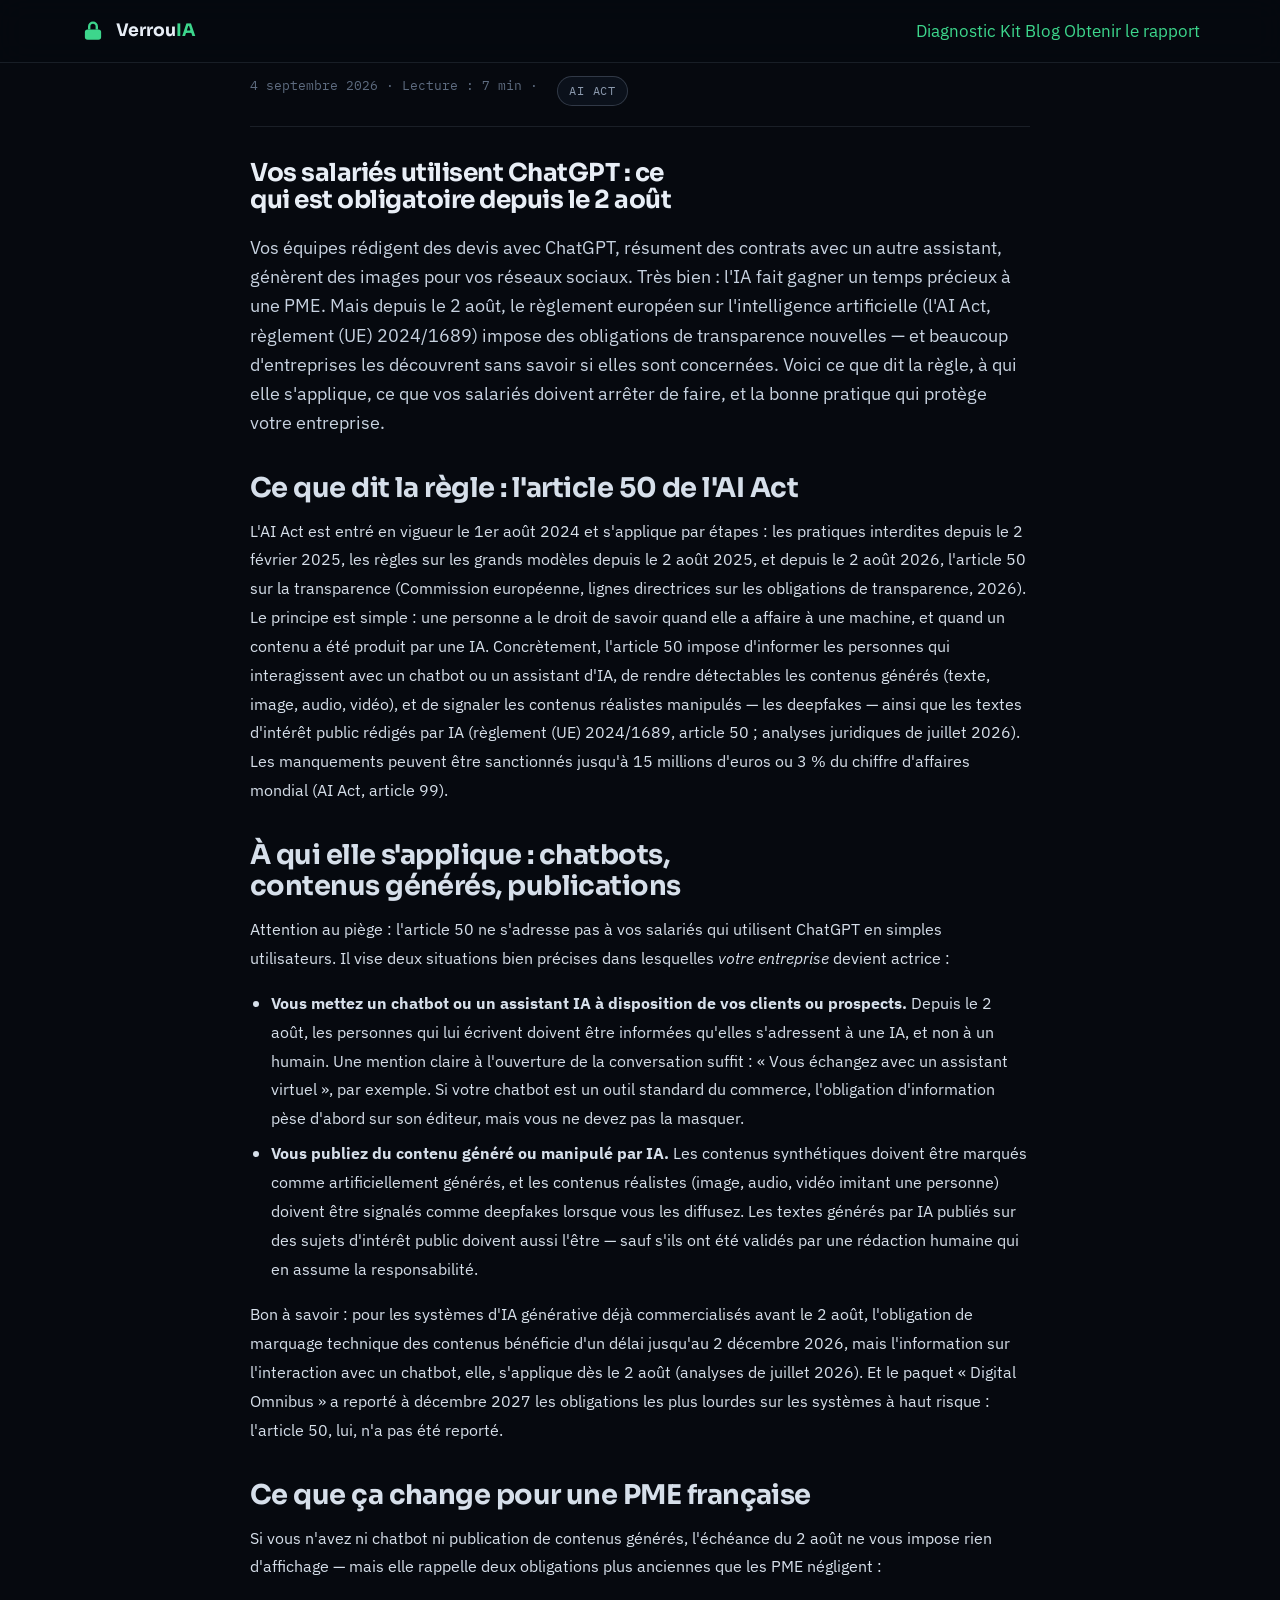
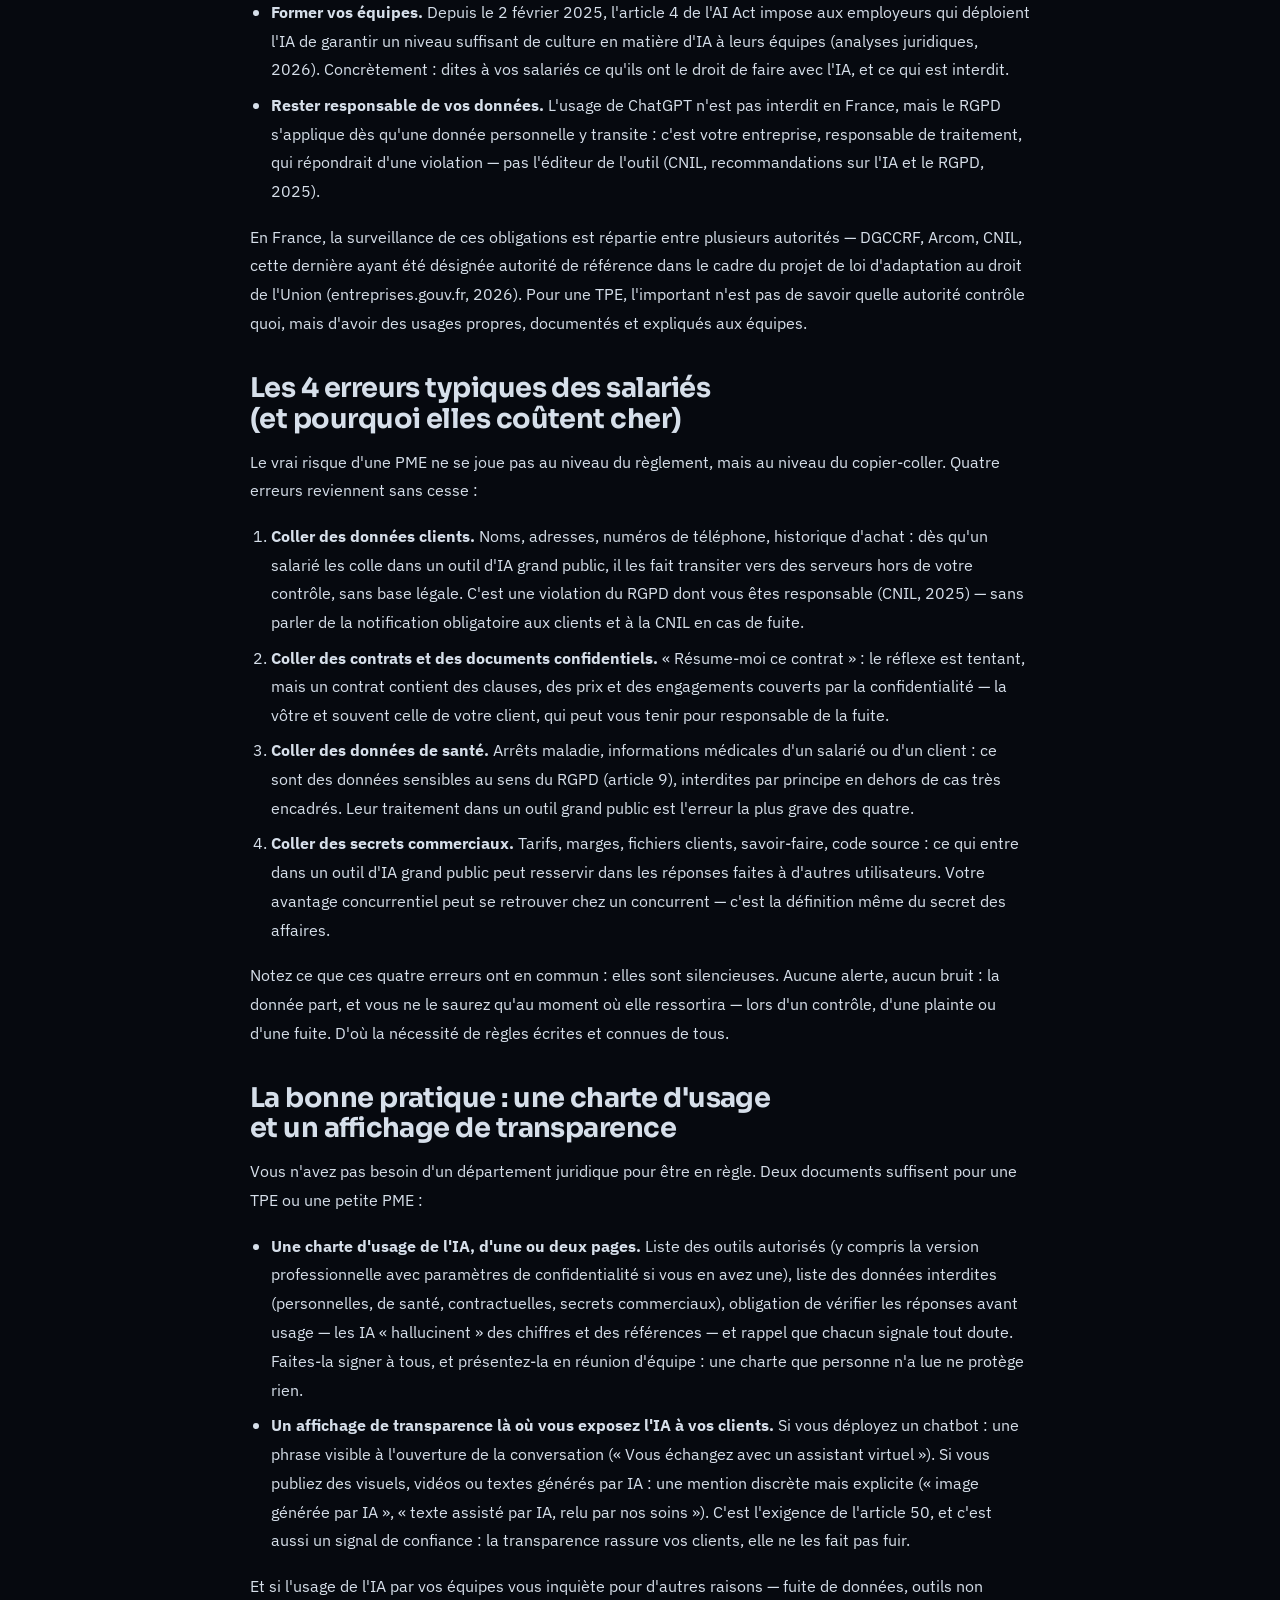
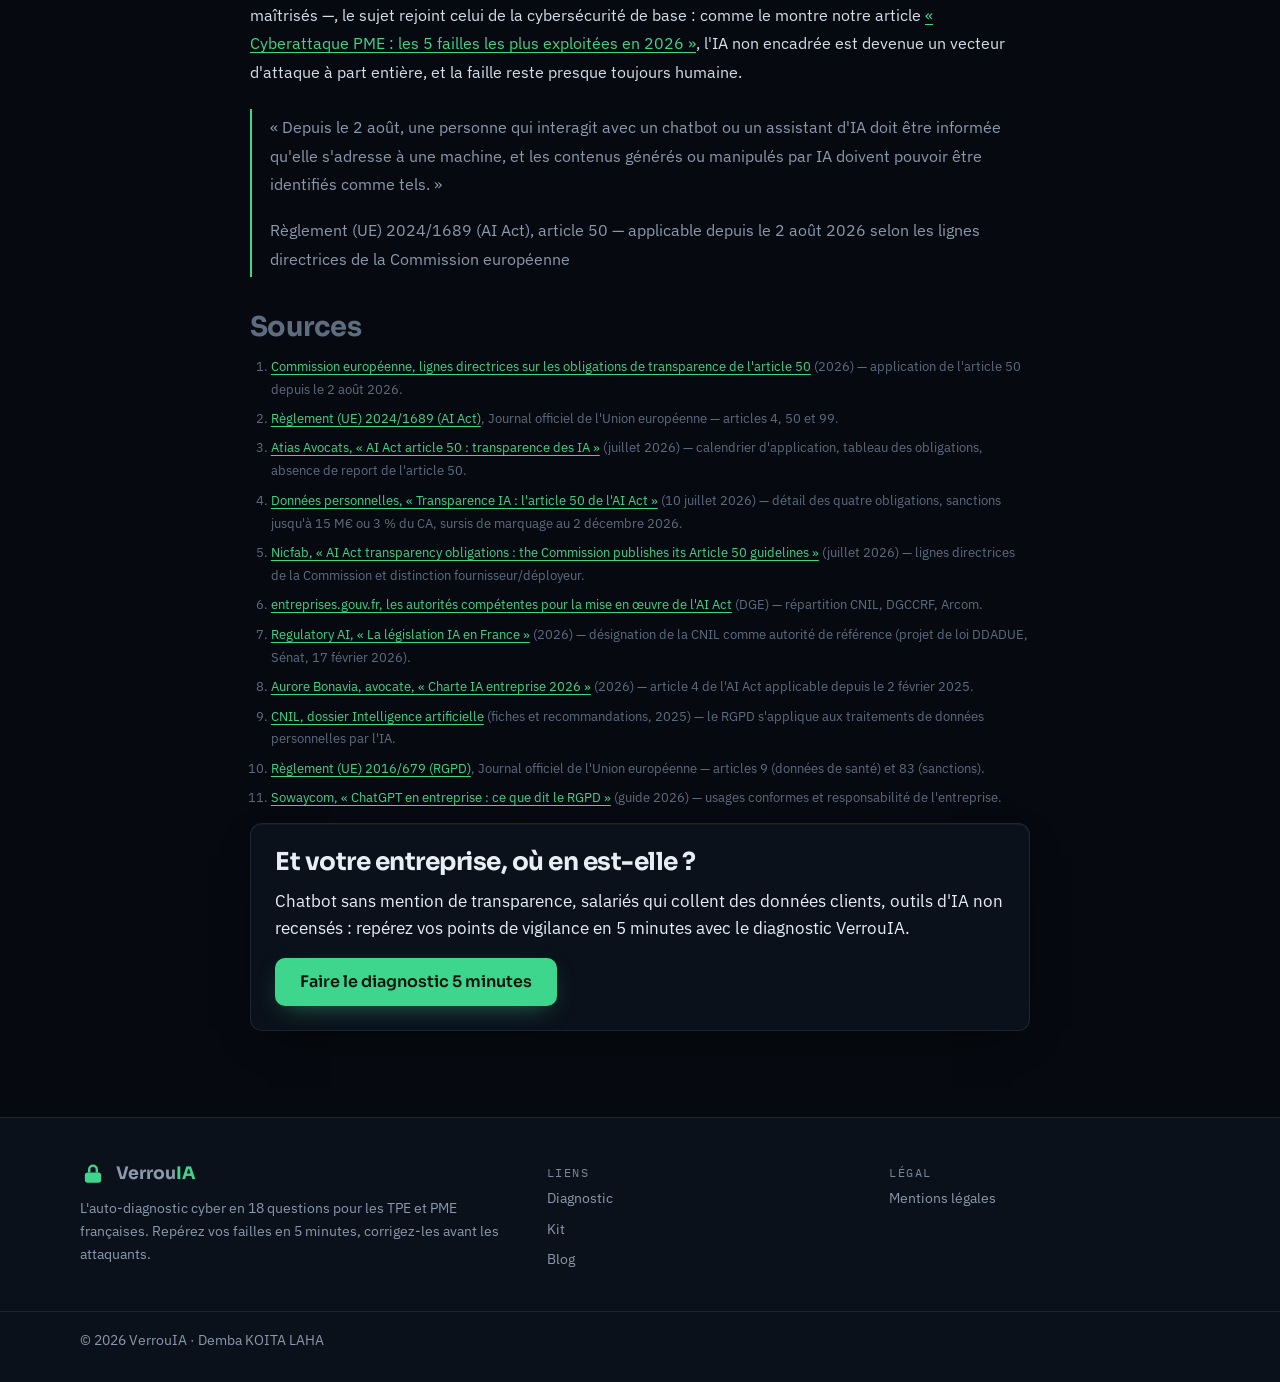
<file: blog/salaries-chatgpt-ai-act.html>
<!DOCTYPE html>
<html lang="fr">
<head>
<meta charset="utf-8">
<meta name="viewport" content="width=device-width, initial-scale=1">
<title>ChatGPT au travail : les règles depuis le 2 août | VerrouIA</title>
<meta name="description" content="Depuis le 2 août 2026, l'AI Act impose la transparence des IA : chatbots, contenus générés, données collées dans ChatGPT. Ce qui change pour votre PME.">
<link rel="canonical" href="https://dembis91-940.github.io/verrouia/blog/salaries-chatgpt-ai-act.html">
<meta property="og:title" content="ChatGPT au travail : les règles depuis le 2 août | VerrouIA">
<meta property="og:description" content="Depuis le 2 août 2026, l'AI Act impose la transparence des IA : chatbots, contenus générés, données collées dans ChatGPT. Ce qui change pour votre PME.">
<meta property="og:type" content="article">
<meta property="og:url" content="https://dembis91-940.github.io/verrouia/blog/salaries-chatgpt-ai-act.html">
<link rel="stylesheet" href="../css/verrouia.css">
<link rel="preconnect" href="https://fonts.googleapis.com">
<link rel="preconnect" href="https://fonts.gstatic.com" crossorigin>
<link href="https://fonts.googleapis.com/css2?family=Sora:wght@400;600;700&family=IBM+Plex+Sans:wght@400;500;600&family=IBM+Plex+Mono:wght@400;500&display=swap" rel="stylesheet">
<script defer src="https://cloud.umami.is/script.js" data-website-id="e5abcaa5-b313-4845-a812-2038dceffb6d"></script>
</head>
<body>

<header class="site-head">
  <div class="wrap">
    <a class="brand" href="../index.html">
      <svg width="24" height="24" viewBox="0 0 24 24" fill="none" aria-hidden="true">
        <rect x="4.5" y="10.5" width="15" height="9.5" rx="2.5" fill="#3DD68C"></rect>
        <path d="M8.5 10.5V7.8a3.5 3.5 0 0 1 7 0v2.7" stroke="#3DD68C" stroke-width="2.2" fill="none"></path>
      </svg>
      <span>Verrou<span class="brand-ia">IA</span></span>
    </a>
    <nav>
      <a href="../diagnostic.html">Diagnostic</a>
      <a href="../kit.html">Kit</a>
      <a href="../blog/failes-pme-2026.html">Blog</a>
      <a class="nav-cta" href="../index.html#offre">Obtenir le rapport</a>
    </nav>
  </div>
</header>

<main class="wrap-narrow">
  <article>
    <p class="article-meta">4 septembre 2026 &middot; Lecture : 7 min &middot; <span class="badge">AI Act</span></p>
    <h1>Vos salariés utilisent ChatGPT : ce qui est obligatoire depuis le 2 août</h1>
    <p class="chapo">Vos équipes rédigent des devis avec ChatGPT, résument des contrats avec un autre assistant, génèrent des images pour vos réseaux sociaux. Très bien : l'IA fait gagner un temps précieux à une PME. Mais depuis le 2 août, le règlement européen sur l'intelligence artificielle (l'AI Act, règlement (UE) 2024/1689) impose des obligations de transparence nouvelles — et beaucoup d'entreprises les découvrent sans savoir si elles sont concernées. Voici ce que dit la règle, à qui elle s'applique, ce que vos salariés doivent arrêter de faire, et la bonne pratique qui protège votre entreprise.</p>

    <div class="article-body">

      <h2>Ce que dit la règle : l'article 50 de l'AI Act</h2>
      <p>L'AI Act est entré en vigueur le 1er août 2024 et s'applique par étapes : les pratiques interdites depuis le 2 février 2025, les règles sur les grands modèles depuis le 2 août 2025, et depuis le 2 août 2026, l'article 50 sur la transparence (Commission européenne, lignes directrices sur les obligations de transparence, 2026). Le principe est simple : une personne a le droit de savoir quand elle a affaire à une machine, et quand un contenu a été produit par une IA. Concrètement, l'article 50 impose d'informer les personnes qui interagissent avec un chatbot ou un assistant d'IA, de rendre détectables les contenus générés (texte, image, audio, vidéo), et de signaler les contenus réalistes manipulés — les deepfakes — ainsi que les textes d'intérêt public rédigés par IA (règlement (UE) 2024/1689, article 50 ; analyses juridiques de juillet 2026). Les manquements peuvent être sanctionnés jusqu'à 15 millions d'euros ou 3&nbsp;% du chiffre d'affaires mondial (AI Act, article 99).</p>

      <h2>À qui elle s'applique : chatbots, contenus générés, publications</h2>
      <p>Attention au piège : l'article 50 ne s'adresse pas à vos salariés qui utilisent ChatGPT en simples utilisateurs. Il vise deux situations bien précises dans lesquelles <em>votre entreprise</em> devient actrice :</p>
      <ul>
        <li><strong>Vous mettez un chatbot ou un assistant IA à disposition de vos clients ou prospects.</strong> Depuis le 2 août, les personnes qui lui écrivent doivent être informées qu'elles s'adressent à une IA, et non à un humain. Une mention claire à l'ouverture de la conversation suffit : « Vous échangez avec un assistant virtuel », par exemple. Si votre chatbot est un outil standard du commerce, l'obligation d'information pèse d'abord sur son éditeur, mais vous ne devez pas la masquer.</li>
        <li><strong>Vous publiez du contenu généré ou manipulé par IA.</strong> Les contenus synthétiques doivent être marqués comme artificiellement générés, et les contenus réalistes (image, audio, vidéo imitant une personne) doivent être signalés comme deepfakes lorsque vous les diffusez. Les textes générés par IA publiés sur des sujets d'intérêt public doivent aussi l'être — sauf s'ils ont été validés par une rédaction humaine qui en assume la responsabilité.</li>
      </ul>
      <p>Bon à savoir : pour les systèmes d'IA générative déjà commercialisés avant le 2 août, l'obligation de marquage technique des contenus bénéficie d'un délai jusqu'au 2 décembre 2026, mais l'information sur l'interaction avec un chatbot, elle, s'applique dès le 2 août (analyses de juillet 2026). Et le paquet « Digital Omnibus » a reporté à décembre 2027 les obligations les plus lourdes sur les systèmes à haut risque : l'article 50, lui, n'a pas été reporté.</p>

      <h2>Ce que ça change pour une PME française</h2>
      <p>Si vous n'avez ni chatbot ni publication de contenus générés, l'échéance du 2 août ne vous impose rien d'affichage — mais elle rappelle deux obligations plus anciennes que les PME négligent :</p>
      <ul>
        <li><strong>Former vos équipes.</strong> Depuis le 2 février 2025, l'article 4 de l'AI Act impose aux employeurs qui déploient l'IA de garantir un niveau suffisant de culture en matière d'IA à leurs équipes (analyses juridiques, 2026). Concrètement : dites à vos salariés ce qu'ils ont le droit de faire avec l'IA, et ce qui est interdit.</li>
        <li><strong>Rester responsable de vos données.</strong> L'usage de ChatGPT n'est pas interdit en France, mais le RGPD s'applique dès qu'une donnée personnelle y transite : c'est votre entreprise, responsable de traitement, qui répondrait d'une violation — pas l'éditeur de l'outil (CNIL, recommandations sur l'IA et le RGPD, 2025).</li>
      </ul>
      <p>En France, la surveillance de ces obligations est répartie entre plusieurs autorités — DGCCRF, Arcom, CNIL, cette dernière ayant été désignée autorité de référence dans le cadre du projet de loi d'adaptation au droit de l'Union (entreprises.gouv.fr, 2026). Pour une TPE, l'important n'est pas de savoir quelle autorité contrôle quoi, mais d'avoir des usages propres, documentés et expliqués aux équipes.</p>

      <h2>Les 4 erreurs typiques des salariés (et pourquoi elles coûtent cher)</h2>
      <p>Le vrai risque d'une PME ne se joue pas au niveau du règlement, mais au niveau du copier-coller. Quatre erreurs reviennent sans cesse :</p>
      <ol>
        <li><strong>Coller des données clients.</strong> Noms, adresses, numéros de téléphone, historique d'achat : dès qu'un salarié les colle dans un outil d'IA grand public, il les fait transiter vers des serveurs hors de votre contrôle, sans base légale. C'est une violation du RGPD dont vous êtes responsable (CNIL, 2025) — sans parler de la notification obligatoire aux clients et à la CNIL en cas de fuite.</li>
        <li><strong>Coller des contrats et des documents confidentiels.</strong> « Résume-moi ce contrat » : le réflexe est tentant, mais un contrat contient des clauses, des prix et des engagements couverts par la confidentialité — la vôtre et souvent celle de votre client, qui peut vous tenir pour responsable de la fuite.</li>
        <li><strong>Coller des données de santé.</strong> Arrêts maladie, informations médicales d'un salarié ou d'un client : ce sont des données sensibles au sens du RGPD (article 9), interdites par principe en dehors de cas très encadrés. Leur traitement dans un outil grand public est l'erreur la plus grave des quatre.</li>
        <li><strong>Coller des secrets commerciaux.</strong> Tarifs, marges, fichiers clients, savoir-faire, code source : ce qui entre dans un outil d'IA grand public peut resservir dans les réponses faites à d'autres utilisateurs. Votre avantage concurrentiel peut se retrouver chez un concurrent — c'est la définition même du secret des affaires.</li>
      </ol>
      <p>Notez ce que ces quatre erreurs ont en commun : elles sont silencieuses. Aucune alerte, aucun bruit : la donnée part, et vous ne le saurez qu'au moment où elle ressortira — lors d'un contrôle, d'une plainte ou d'une fuite. D'où la nécessité de règles écrites et connues de tous.</p>

      <h2>La bonne pratique : une charte d'usage et un affichage de transparence</h2>
      <p>Vous n'avez pas besoin d'un département juridique pour être en règle. Deux documents suffisent pour une TPE ou une petite PME :</p>
      <ul>
        <li><strong>Une charte d'usage de l'IA, d'une ou deux pages.</strong> Liste des outils autorisés (y compris la version professionnelle avec paramètres de confidentialité si vous en avez une), liste des données interdites (personnelles, de santé, contractuelles, secrets commerciaux), obligation de vérifier les réponses avant usage — les IA « hallucinent » des chiffres et des références — et rappel que chacun signale tout doute. Faites-la signer à tous, et présentez-la en réunion d'équipe : une charte que personne n'a lue ne protège rien.</li>
        <li><strong>Un affichage de transparence là où vous exposez l'IA à vos clients.</strong> Si vous déployez un chatbot : une phrase visible à l'ouverture de la conversation (« Vous échangez avec un assistant virtuel »). Si vous publiez des visuels, vidéos ou textes générés par IA : une mention discrète mais explicite (« image générée par IA », « texte assisté par IA, relu par nos soins »). C'est l'exigence de l'article 50, et c'est aussi un signal de confiance : la transparence rassure vos clients, elle ne les fait pas fuir.</li>
      </ul>
      <p>Et si l'usage de l'IA par vos équipes vous inquiète pour d'autres raisons — fuite de données, outils non maîtrisés —, le sujet rejoint celui de la cybersécurité de base : comme le montre notre article <a href="failes-pme-2026.html">« Cyberattaque PME : les 5 failles les plus exploitées en 2026 »</a>, l'IA non encadrée est devenue un vecteur d'attaque à part entière, et la faille reste presque toujours humaine.</p>

      <blockquote>
        <p>« Depuis le 2 août, une personne qui interagit avec un chatbot ou un assistant d'IA doit être informée qu'elle s'adresse à une machine, et les contenus générés ou manipulés par IA doivent pouvoir être identifiés comme tels. »</p>
        <footer>Règlement (UE) 2024/1689 (AI Act), article 50 — applicable depuis le 2 août 2026 selon les lignes directrices de la Commission européenne</footer>
      </blockquote>

      <section class="src">
        <h2>Sources</h2>
        <ol>
          <li><a href="https://digital-strategy.ec.europa.eu/fr/policies/guidelines-transparency-ai-generated-content" rel="noopener" target="_blank">Commission européenne, lignes directrices sur les obligations de transparence de l'article 50</a> (2026) — application de l'article 50 depuis le 2 août 2026.</li>
          <li><a href="https://eur-lex.europa.eu/eli/reg/2024/1689/oj" rel="noopener" target="_blank">Règlement (UE) 2024/1689 (AI Act)</a>, Journal officiel de l'Union européenne — articles 4, 50 et 99.</li>
          <li><a href="https://atiasavocats.com/transparence-ai-act-article-50/" rel="noopener" target="_blank">Atias Avocats, « AI Act article 50 : transparence des IA »</a> (juillet 2026) — calendrier d'application, tableau des obligations, absence de report de l'article 50.</li>
          <li><a href="https://www.donneespersonnelles.fr/transparence-ia-article-50-ai-act" rel="noopener" target="_blank">Données personnelles, « Transparence IA : l'article 50 de l'AI Act »</a> (10 juillet 2026) — détail des quatre obligations, sanctions jusqu'à 15 M€ ou 3&nbsp;% du CA, sursis de marquage au 2 décembre 2026.</li>
          <li><a href="https://www.nicfab.eu/en/posts/ai-act-art50-guidelines/" rel="noopener" target="_blank">Nicfab, « AI Act transparency obligations : the Commission publishes its Article 50 guidelines »</a> (juillet 2026) — lignes directrices de la Commission et distinction fournisseur/déployeur.</li>
          <li><a href="https://www.entreprises.gouv.fr/priorites-et-actions/transition-numerique/soutenir-le-developpement-de-lia-au-service-de-0" rel="noopener" target="_blank">entreprises.gouv.fr, les autorités compétentes pour la mise en œuvre de l'AI Act</a> (DGE) — répartition CNIL, DGCCRF, Arcom.</li>
          <li><a href="https://www.regulatoryai.eu/fr/france/" rel="noopener" target="_blank">Regulatory AI, « La législation IA en France »</a> (2026) — désignation de la CNIL comme autorité de référence (projet de loi DDADUE, Sénat, 17 février 2026).</li>
          <li><a href="https://www.aurorebonavia-avocat.fr/charte-ia-entreprise/" rel="noopener" target="_blank">Aurore Bonavia, avocate, « Charte IA entreprise 2026 »</a> (2026) — article 4 de l'AI Act applicable depuis le 2 février 2025.</li>
          <li><a href="https://www.cnil.fr/fr/intelligence-artificielle" rel="noopener" target="_blank">CNIL, dossier Intelligence artificielle</a> (fiches et recommandations, 2025) — le RGPD s'applique aux traitements de données personnelles par l'IA.</li>
          <li><a href="https://eur-lex.europa.eu/eli/reg/2016/679/oj" rel="noopener" target="_blank">Règlement (UE) 2016/679 (RGPD)</a>, Journal officiel de l'Union européenne — articles 9 (données de santé) et 83 (sanctions).</li>
          <li><a href="https://www.sowaycom.com/blog/chatgpt-en-entreprise-ce-que-dit-le-rgpd" rel="noopener" target="_blank">Sowaycom, « ChatGPT en entreprise : ce que dit le RGPD »</a> (guide 2026) — usages conformes et responsabilité de l'entreprise.</li>
        </ol>
      </section>

    </div>
  </article>

  <aside class="panel">
    <h2>Et votre entreprise, où en est-elle ?</h2>
    <p>Chatbot sans mention de transparence, salariés qui collent des données clients, outils d'IA non recensés : repérez vos points de vigilance en 5 minutes avec le diagnostic VerrouIA.</p>
    <a class="btn btn-pri" href="../diagnostic.html">Faire le diagnostic 5 minutes</a>
  </aside>
</main>

<footer class="site-foot">
  <div class="wrap">
    <div class="foot-col">
      <a class="brand" href="../index.html">
        <svg width="22" height="22" viewBox="0 0 24 24" fill="none" aria-hidden="true">
          <rect x="4.5" y="10.5" width="15" height="9.5" rx="2.5" fill="#3DD68C"></rect>
          <path d="M8.5 10.5V7.8a3.5 3.5 0 0 1 7 0v2.7" stroke="#3DD68C" stroke-width="2.2" fill="none"></path>
        </svg>
        <span>Verrou<span class="brand-ia">IA</span></span>
      </a>
      <p>L'auto-diagnostic cyber en 18 questions pour les TPE et PME françaises. Repérez vos failles en 5 minutes, corrigez-les avant les attaquants.</p>
    </div>
    <div class="foot-col">
      <p class="foot-title">Liens</p>
      <ul>
        <li><a href="../diagnostic.html">Diagnostic</a></li>
        <li><a href="../kit.html">Kit</a></li>
        <li><a href="../blog/failes-pme-2026.html">Blog</a></li>
      </ul>
    </div>
    <div class="foot-col">
      <p class="foot-title">Légal</p>
      <ul>
        <li><a href="../legal/mentions-legales.html">Mentions légales</a></li>
      </ul>
    </div>
  </div>
  <div class="foot-legal">
    <div class="wrap">
      <p>© 2026 VerrouIA · Demba KOITA LAHA</p>
    </div>
  </div>
</footer>

</body>
</html>
</file>
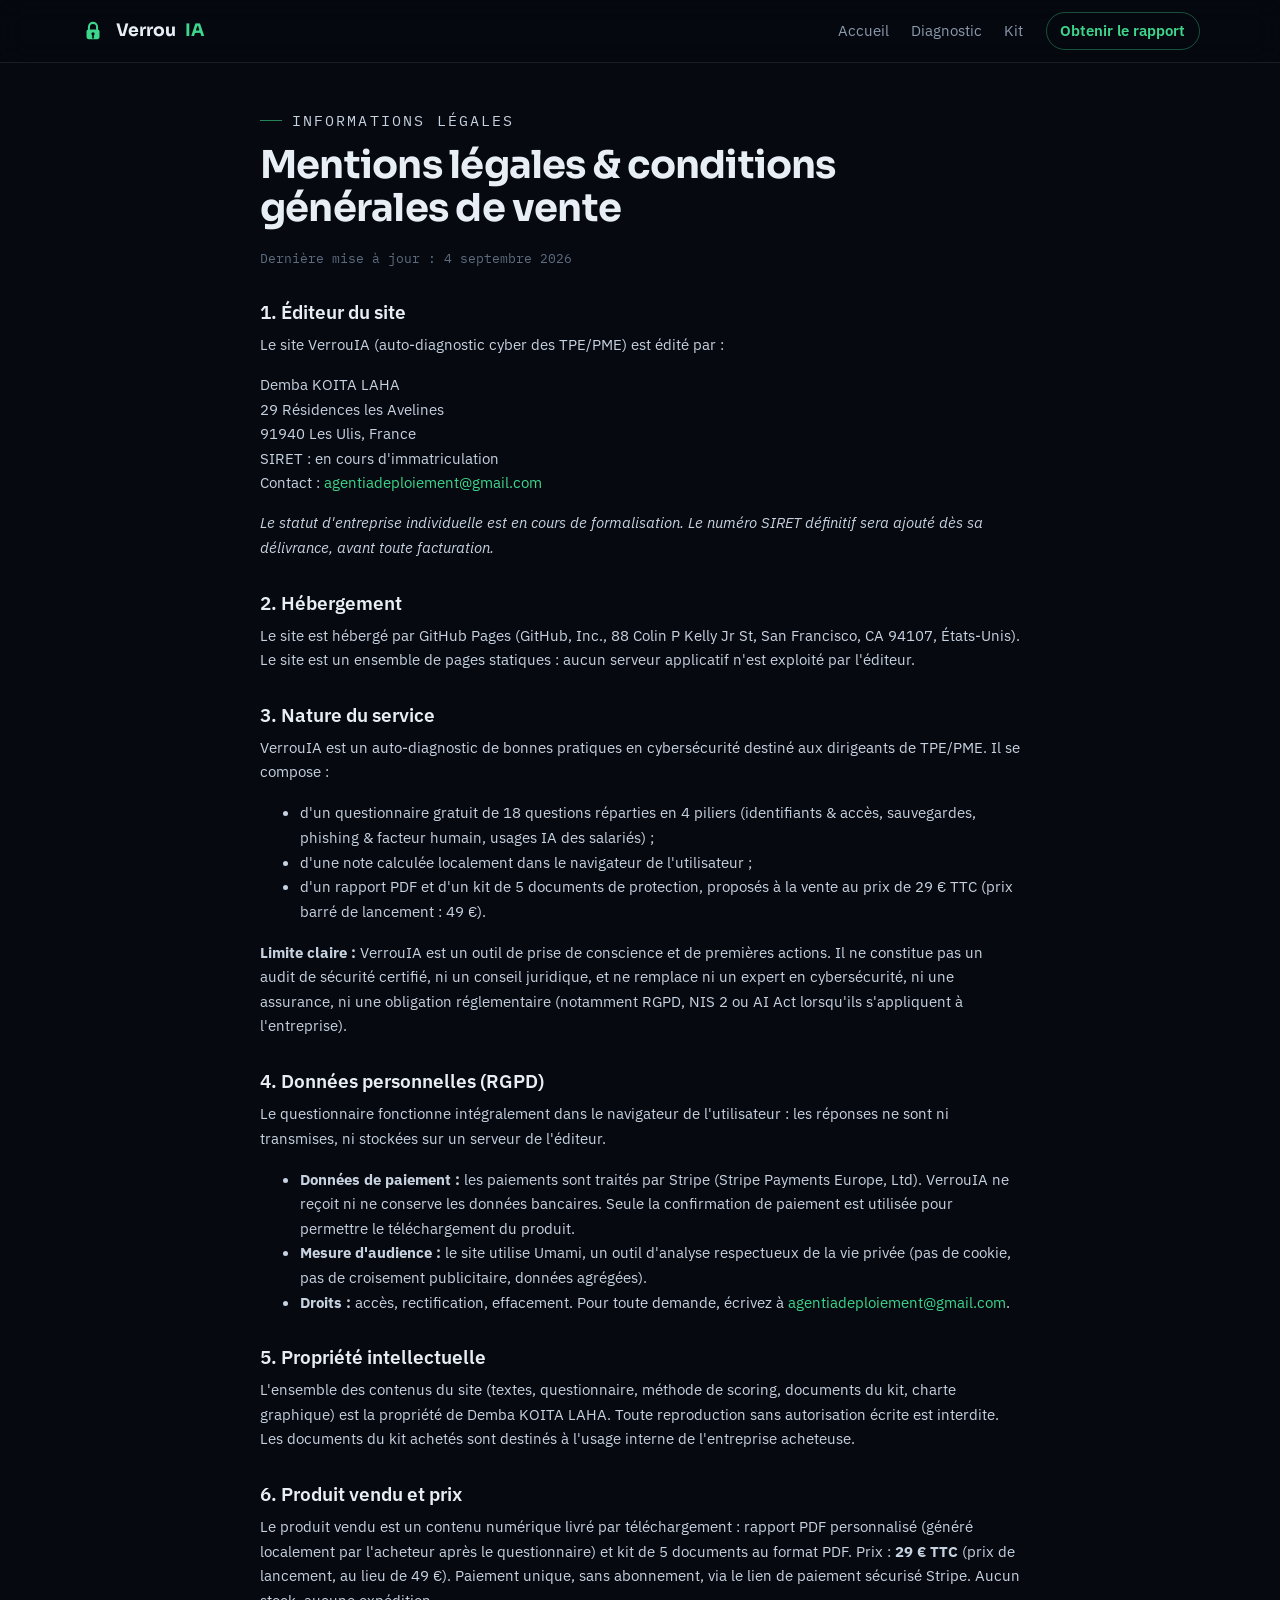
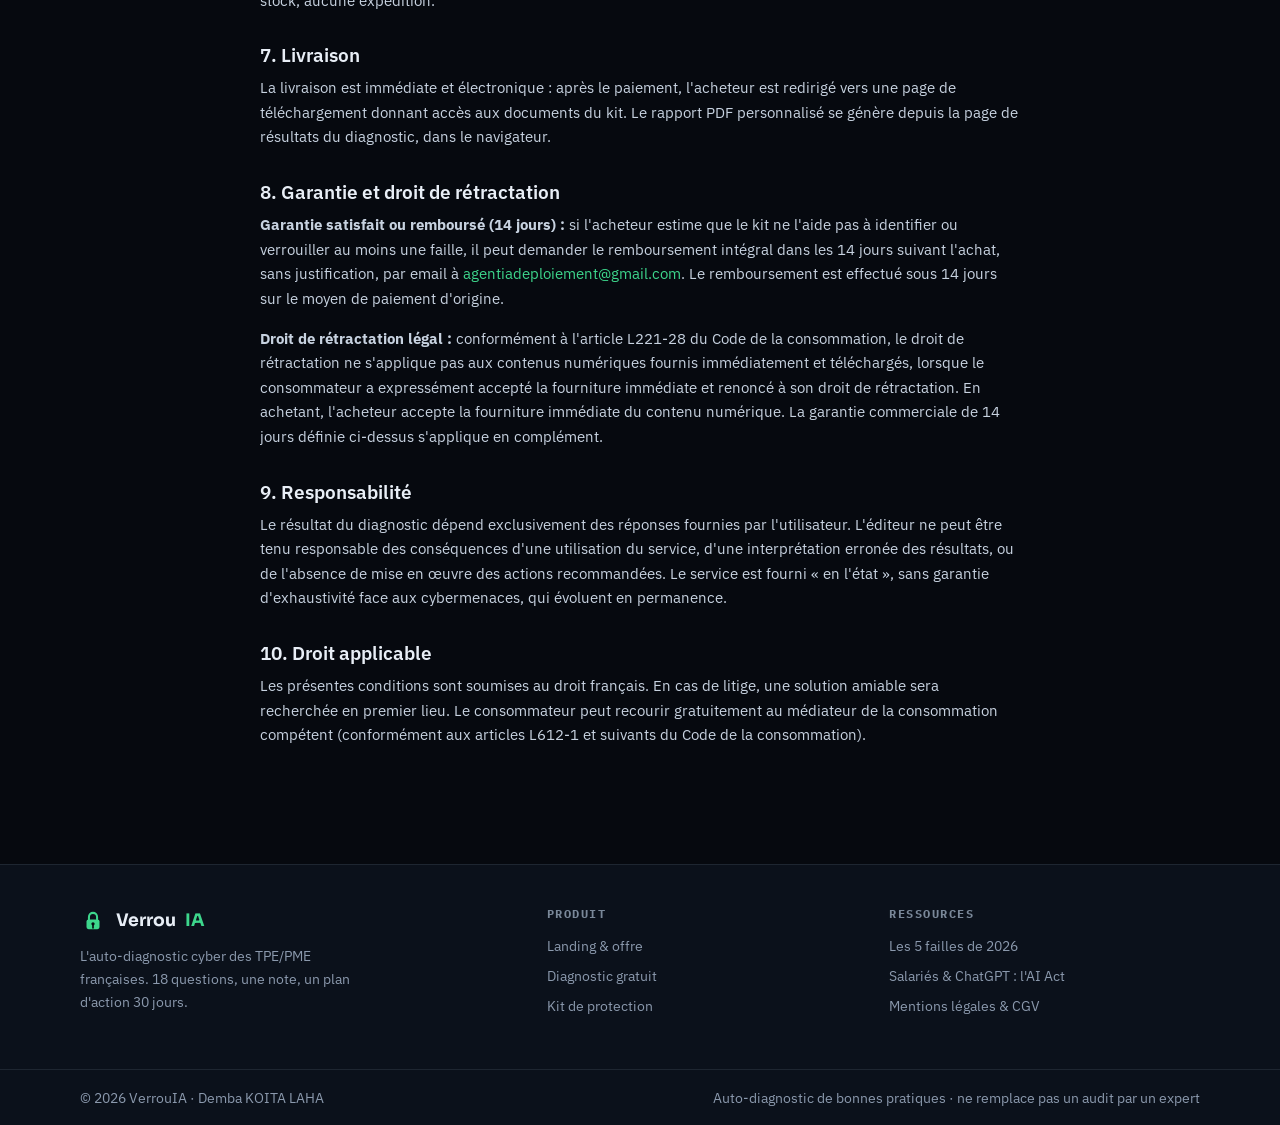
<file: legal/mentions-legales.html>
<!DOCTYPE html>
<html lang="fr">
<head>
<meta charset="utf-8">
<meta name="viewport" content="width=device-width, initial-scale=1">
<title>Mentions légales &amp; CGV | VerrouIA</title>
<meta name="description" content="Mentions légales et conditions générales de vente de VerrouIA : éditeur, hébergement, données personnelles, garantie 14 jours, droit de rétractation.">
<link rel="canonical" href="https://dembis91-940.github.io/verrouia/legal/mentions-legales.html">
<meta property="og:title" content="Mentions légales &amp; CGV | VerrouIA">
<meta property="og:description" content="Éditeur, hébergement, données personnelles, conditions de vente du kit VerrouIA.">
<meta property="og:type" content="website">
<link rel="icon" href="data:image/svg+xml,%3Csvg xmlns='http://www.w3.org/2000/svg' viewBox='0 0 64 64'%3E%3Crect width='64' height='64' rx='14' fill='%23060A11'/%3E%3Cpath d='M22 28v-6a10 10 0 0 1 20 0v6' fill='none' stroke='%233DD68C' stroke-width='5' stroke-linecap='round'/%3E%3Crect x='16' y='28' width='32' height='24' rx='5' fill='%233DD68C'/%3E%3Ccircle cx='32' cy='39' r='4' fill='%23060A11'/%3E%3Cpath d='M32 43v6' stroke='%23060A11' stroke-width='4' stroke-linecap='round'/%3E%3C/svg%3E">
<link rel="preconnect" href="https://fonts.googleapis.com">
<link rel="preconnect" href="https://fonts.gstatic.com" crossorigin>
<link href="https://fonts.googleapis.com/css2?family=Sora:wght@400;600;700&family=IBM+Plex+Sans:wght@400;500;600&family=IBM+Plex+Mono:wght@400;500&display=swap" rel="stylesheet">
<link rel="stylesheet" href="../css/verrouia.css">
<script defer src="https://cloud.umami.is/script.js" data-website-id="e5abcaa5-b313-4845-a812-2038dceffb6d"></script>
</head>
<body>

<header class="site-head">
  <div class="wrap">
    <a class="brand" href="../index.html" aria-label="VerrouIA, retour à l'accueil">
      <svg viewBox="0 0 64 64" aria-hidden="true"><path d="M22 28v-6a10 10 0 0 1 20 0v6" fill="none" stroke="#3DD68C" stroke-width="5" stroke-linecap="round"/><rect x="16" y="28" width="32" height="24" rx="5" fill="#3DD68C"/><circle cx="32" cy="39" r="4" fill="#060A11"/><path d="M32 43v6" stroke="#060A11" stroke-width="4" stroke-linecap="round"/></svg>
      Verrou<span class="brand-ia">IA</span>
    </a>
    <nav class="site-nav" aria-label="Navigation principale">
      <a href="../index.html">Accueil</a>
      <a href="../diagnostic.html">Diagnostic</a>
      <a href="../kit.html">Kit</a>
      <a class="nav-cta" href="../index.html#offre">Obtenir le rapport</a>
    </nav>
  </div>
</header>

<main class="legal-doc" style="padding:2.8rem 0 1rem">
  <p class="kicker">Informations légales</p>
  <h1>Mentions légales &amp; conditions générales de vente</h1>
  <p class="legal-updated">Dernière mise à jour : 4 septembre 2026</p>

  <h2>1. Éditeur du site</h2>
  <p>Le site VerrouIA (auto-diagnostic cyber des TPE/PME) est édité par :</p>
  <p>
    Demba KOITA LAHA<br>
    29 Résidences les Avelines<br>
    91940 Les Ulis, France<br>
    SIRET : en cours d'immatriculation<br>
    Contact : <a href="mailto:agentiadeploiement@gmail.com">agentiadeploiement@gmail.com</a>
  </p>
  <p><em>Le statut d'entreprise individuelle est en cours de formalisation. Le numéro SIRET définitif sera ajouté dès sa délivrance, avant toute facturation.</em></p>

  <h2>2. Hébergement</h2>
  <p>Le site est hébergé par GitHub Pages (GitHub, Inc., 88 Colin P Kelly Jr St, San Francisco, CA 94107, États-Unis). Le site est un ensemble de pages statiques : aucun serveur applicatif n'est exploité par l'éditeur.</p>

  <h2>3. Nature du service</h2>
  <p>VerrouIA est un auto-diagnostic de bonnes pratiques en cybersécurité destiné aux dirigeants de TPE/PME. Il se compose :</p>
  <ul>
    <li>d'un questionnaire gratuit de 18 questions réparties en 4 piliers (identifiants &amp; accès, sauvegardes, phishing &amp; facteur humain, usages IA des salariés) ;</li>
    <li>d'une note calculée localement dans le navigateur de l'utilisateur ;</li>
    <li>d'un rapport PDF et d'un kit de 5 documents de protection, proposés à la vente au prix de 29 € TTC (prix barré de lancement : 49 €).</li>
  </ul>
  <p><strong>Limite claire :</strong> VerrouIA est un outil de prise de conscience et de premières actions. Il ne constitue pas un audit de sécurité certifié, ni un conseil juridique, et ne remplace ni un expert en cybersécurité, ni une assurance, ni une obligation réglementaire (notamment RGPD, NIS 2 ou AI Act lorsqu'ils s'appliquent à l'entreprise).</p>

  <h2>4. Données personnelles (RGPD)</h2>
  <p>Le questionnaire fonctionne intégralement dans le navigateur de l'utilisateur : les réponses ne sont ni transmises, ni stockées sur un serveur de l'éditeur.</p>
  <ul>
    <li><strong>Données de paiement :</strong> les paiements sont traités par Stripe (Stripe Payments Europe, Ltd). VerrouIA ne reçoit ni ne conserve les données bancaires. Seule la confirmation de paiement est utilisée pour permettre le téléchargement du produit.</li>
    <li><strong>Mesure d'audience :</strong> le site utilise Umami, un outil d'analyse respectueux de la vie privée (pas de cookie, pas de croisement publicitaire, données agrégées).</li>
    <li><strong>Droits :</strong> accès, rectification, effacement. Pour toute demande, écrivez à <a href="mailto:agentiadeploiement@gmail.com">agentiadeploiement@gmail.com</a>.</li>
  </ul>

  <h2>5. Propriété intellectuelle</h2>
  <p>L'ensemble des contenus du site (textes, questionnaire, méthode de scoring, documents du kit, charte graphique) est la propriété de Demba KOITA LAHA. Toute reproduction sans autorisation écrite est interdite. Les documents du kit achetés sont destinés à l'usage interne de l'entreprise acheteuse.</p>

  <h2>6. Produit vendu et prix</h2>
  <p>Le produit vendu est un contenu numérique livré par téléchargement : rapport PDF personnalisé (généré localement par l'acheteur après le questionnaire) et kit de 5 documents au format PDF. Prix : <strong>29 € TTC</strong> (prix de lancement, au lieu de 49 €). Paiement unique, sans abonnement, via le lien de paiement sécurisé Stripe. Aucun stock, aucune expédition.</p>

  <h2>7. Livraison</h2>
  <p>La livraison est immédiate et électronique : après le paiement, l'acheteur est redirigé vers une page de téléchargement donnant accès aux documents du kit. Le rapport PDF personnalisé se génère depuis la page de résultats du diagnostic, dans le navigateur.</p>

  <h2>8. Garantie et droit de rétractation</h2>
  <p><strong>Garantie satisfait ou remboursé (14 jours) :</strong> si l'acheteur estime que le kit ne l'aide pas à identifier ou verrouiller au moins une faille, il peut demander le remboursement intégral dans les 14 jours suivant l'achat, sans justification, par email à <a href="mailto:agentiadeploiement@gmail.com">agentiadeploiement@gmail.com</a>. Le remboursement est effectué sous 14 jours sur le moyen de paiement d'origine.</p>
  <p><strong>Droit de rétractation légal :</strong> conformément à l'article L221-28 du Code de la consommation, le droit de rétractation ne s'applique pas aux contenus numériques fournis immédiatement et téléchargés, lorsque le consommateur a expressément accepté la fourniture immédiate et renoncé à son droit de rétractation. En achetant, l'acheteur accepte la fourniture immédiate du contenu numérique. La garantie commerciale de 14 jours définie ci-dessus s'applique en complément.</p>

  <h2>9. Responsabilité</h2>
  <p>Le résultat du diagnostic dépend exclusivement des réponses fournies par l'utilisateur. L'éditeur ne peut être tenu responsable des conséquences d'une utilisation du service, d'une interprétation erronée des résultats, ou de l'absence de mise en œuvre des actions recommandées. Le service est fourni « en l'état », sans garantie d'exhaustivité face aux cybermenaces, qui évoluent en permanence.</p>

  <h2>10. Droit applicable</h2>
  <p>Les présentes conditions sont soumises au droit français. En cas de litige, une solution amiable sera recherchée en premier lieu. Le consommateur peut recourir gratuitement au médiateur de la consommation compétent (conformément aux articles L612-1 et suivants du Code de la consommation).</p>
</main>

<footer class="site-foot">
  <div class="wrap">
    <div>
      <p class="brand" style="margin-bottom:.6rem"><svg viewBox="0 0 64 64" aria-hidden="true"><path d="M22 28v-6a10 10 0 0 1 20 0v6" fill="none" stroke="#3DD68C" stroke-width="5" stroke-linecap="round"/><rect x="16" y="28" width="32" height="24" rx="5" fill="#3DD68C"/><circle cx="32" cy="39" r="4" fill="#060A11"/><path d="M32 43v6" stroke="#060A11" stroke-width="4" stroke-linecap="round"/></svg>Verrou<span class="brand-ia">IA</span></p>
      <p style="max-width:34ch">L'auto-diagnostic cyber des TPE/PME françaises. 18 questions, une note, un plan d'action 30 jours.</p>
    </div>
    <div>
      <h4>Produit</h4>
      <ul>
        <li><a href="../index.html">Landing &amp; offre</a></li>
        <li><a href="../diagnostic.html">Diagnostic gratuit</a></li>
        <li><a href="../kit.html">Kit de protection</a></li>
      </ul>
    </div>
    <div>
      <h4>Ressources</h4>
      <ul>
        <li><a href="../blog/failes-pme-2026.html">Les 5 failles de 2026</a></li>
        <li><a href="../blog/salaries-chatgpt-ai-act.html">Salariés &amp; ChatGPT : l'AI Act</a></li>
        <li><a href="mentions-legales.html">Mentions légales &amp; CGV</a></li>
      </ul>
    </div>
  </div>
  <div class="foot-legal">
    <div class="wrap">
      <span>© 2026 VerrouIA · Demba KOITA LAHA</span>
      <span>Auto-diagnostic de bonnes pratiques · ne remplace pas un audit par un expert</span>
    </div>
  </div>
</footer>

</body>
</html>
</file>
<file: css/scrollcraft.css>
/* ============================================================================
   scrollcraft.css: the taste floor
   ----------------------------------------------------------------------------
   Two layers, and the split matters:

     TOKENS   what you override per brand. Colour roles, the type ramp, the
              spacing scale, elevation, motion. A brand is ~12 values.
     DEVICES  what the engine drives. Do not restyle these to taste; they are
              the mechanism. Style your own markup instead.

   Nothing here draws a "component". There are no card, badge, or pill classes,
   because a stylesheet that ships those is how every page built on it ends up
   with the same shapes. You get a floor and a vocabulary; the composition is
   yours.
   ========================================================================== */

/* ---------------------------------------------------------------- tokens -- */
:root {
  /* --- colour roles. Override these six and the page is rebranded. -------- */
  --sc-canvas:      #08090b;   /* the page ground. Drift interpolates this.   */
  --sc-surface:     #101217;   /* anything raised off the ground             */
  --sc-ink:         #f4f2ef;   /* primary text                               */
  --sc-ink-soft:    #9a9ba1;   /* secondary text. Tinted, never flat gray.   */
  --sc-accent:      #d8ff3e;   /* ONE accent. It owns a region, not confetti. */
  --sc-accent-ink:  #08090b;   /* text that sits on the accent               */

  --sc-hairline:    color-mix(in oklab, var(--sc-ink) 12%, transparent);
  --sc-hairline-strong: color-mix(in oklab, var(--sc-ink) 22%, transparent);

  /* --- type. Two families max. Display carries voice, text carries prose. - */
  --sc-font-display: "Instrument Sans", "Geist", system-ui, sans-serif;
  --sc-font-text:    "Geist", system-ui, sans-serif;
  --sc-font-mono:    "Geist Mono", ui-monospace, monospace;

  /* Fluid ramp. Tracking tightens as size grows because a face set at 6rem
     with 0 tracking reads loose; this is optical correction, not decoration. */
  --sc-t-xs:   clamp(0.75rem, 0.72rem + 0.15vw, 0.82rem);
  --sc-t-sm:   clamp(0.875rem, 0.84rem + 0.18vw, 0.95rem);
  --sc-t-base: clamp(1rem, 0.96rem + 0.22vw, 1.125rem);
  --sc-t-lg:   clamp(1.2rem, 1.1rem + 0.5vw, 1.5rem);
  --sc-t-xl:   clamp(1.6rem, 1.35rem + 1.2vw, 2.25rem);
  --sc-t-2xl:  clamp(2.1rem, 1.6rem + 2.4vw, 3.4rem);
  --sc-t-3xl:  clamp(2.8rem, 1.9rem + 4.2vw, 5rem);
  --sc-t-4xl:  clamp(3.4rem, 1.9rem + 6.6vw, 7.5rem);

  --sc-track-tight:  -0.035em;
  --sc-track-snug:   -0.02em;
  --sc-track-normal: -0.005em;
  --sc-track-wide:    0.08em;

  --sc-leading-none: 0.94;
  --sc-leading-tight: 1.06;
  --sc-leading-body: 1.62;

  --sc-measure: 62ch;

  /* --- space. 4px base: the useful middle steps an 8-only scale misses. --- */
  --sc-1: 0.25rem;  --sc-2: 0.5rem;   --sc-3: 0.75rem;  --sc-4: 1rem;
  --sc-5: 1.5rem;   --sc-6: 2rem;     --sc-7: 3rem;     --sc-8: 4rem;
  --sc-9: 6rem;     --sc-10: 8rem;    --sc-11: 12rem;

  /* Section rhythm is fluid so a phone doesn't inherit desktop air. */
  --sc-section: clamp(4.5rem, 9vw, 11rem);
  --sc-gutter:  clamp(1.25rem, 5vw, 5.5rem);
  --sc-maxw:    82rem;

  /* --- radius. Pick one scale for the page and hold it. ------------------- */
  --sc-r-sm: 6px;  --sc-r-md: 12px;  --sc-r-lg: 20px;  --sc-r-pill: 999px;

  /* --- elevation. Every shadow has an offset AND a soft blur, and is tinted
         to the canvas hue. A zero-offset coloured halo is decoration, not
         depth, so there isn't one here. ---------------------------------- */
  --sc-shadow-color: 220 40% 2%;
  --sc-e1: 0 1px 2px hsl(var(--sc-shadow-color) / 0.28),
           0 2px 6px -1px hsl(var(--sc-shadow-color) / 0.20);
  --sc-e2: 0 2px 4px hsl(var(--sc-shadow-color) / 0.24),
           0 8px 18px -4px hsl(var(--sc-shadow-color) / 0.30);
  --sc-e3: 0 4px 8px hsl(var(--sc-shadow-color) / 0.22),
           0 18px 40px -8px hsl(var(--sc-shadow-color) / 0.38),
           0 48px 90px -24px hsl(var(--sc-shadow-color) / 0.30);

  /* Edge light: a 1px top highlight sells a raised surface better than any
     amount of blur, because real raised things catch light on their lip. */
  --sc-edge: inset 0 1px 0 color-mix(in oklab, var(--sc-ink) 10%, transparent);

  /* --- motion. Built-in CSS easings are too weak for UI. ------------------ */
  --sc-ease-out:    cubic-bezier(0.23, 1, 0.32, 1);
  --sc-ease-in-out: cubic-bezier(0.77, 0, 0.175, 1);
  --sc-ease-drawer: cubic-bezier(0.32, 0.72, 0, 1);
  --sc-d-fast: 160ms;  --sc-d-base: 240ms;  --sc-d-slow: 420ms;

  --sc-z-stage: 1; --sc-z-copy: 20; --sc-z-chrome: 60;
}

/* --------------------------------------------------------------- reset -- */
*, *::before, *::after { box-sizing: border-box; }
html { -webkit-text-size-adjust: 100%; scroll-behavior: smooth; }
@media (prefers-reduced-motion: reduce) { html { scroll-behavior: auto; } }

body {
  margin: 0;
  background: var(--sc-canvas);
  color: var(--sc-ink);
  font-family: var(--sc-font-text);
  font-size: var(--sc-t-base);
  line-height: var(--sc-leading-body);
  letter-spacing: var(--sc-track-normal);
  -webkit-font-smoothing: antialiased;
  text-rendering: optimizeLegibility;
  font-synthesis-weight: none;
  overflow-x: clip;
}
img, video, canvas, svg { display: block; max-width: 100%; }
button, input, select, textarea { font: inherit; color: inherit; }

/* ------------------------------------------------- the browser surfaces --
   The parts you did not draw still carry the design. Selection, caret, focus
   ring, scrollbar and tabular numerals all ship with defaults that belong to no
   design system. Theming them is the cheapest signal that a page was built
   rather than assembled, and it is the step that gets skipped most reliably. */
::selection { background: var(--sc-accent); color: var(--sc-accent-ink); }
:root { caret-color: var(--sc-accent); accent-color: var(--sc-accent); }
:focus-visible {
  outline: 2px solid var(--sc-accent);
  outline-offset: 3px;
  border-radius: var(--sc-r-sm);
}
:where(a) { color: inherit; text-decoration-thickness: 1px; text-underline-offset: 0.22em; }
@supports (scrollbar-color: auto) {
  html { scrollbar-color: color-mix(in oklab, var(--sc-ink) 26%, transparent) transparent; scrollbar-width: thin; }
}
:where(table, .sc-nums, [data-sc-count]) { font-variant-numeric: tabular-nums; }

/* ----------------------------------------------------------- typography -- */
.sc-display {
  font-family: var(--sc-font-display);
  font-weight: 500;
  line-height: var(--sc-leading-none);
  letter-spacing: var(--sc-track-tight);
  text-wrap: balance;
  margin: 0;
}
.sc-display--xl { font-size: var(--sc-t-4xl); }
.sc-display--lg { font-size: var(--sc-t-3xl); }
.sc-display--md { font-size: var(--sc-t-2xl); letter-spacing: var(--sc-track-snug); }
.sc-lede {
  font-size: var(--sc-t-lg);
  line-height: 1.44;
  letter-spacing: var(--sc-track-snug);
  color: var(--sc-ink);
  max-width: 46ch;
  text-wrap: pretty;
  margin: 0;
}
.sc-body { max-width: var(--sc-measure); color: var(--sc-ink-soft); text-wrap: pretty; margin: 0; }
.sc-label {
  font-family: var(--sc-font-mono);
  font-size: var(--sc-t-xs);
  letter-spacing: var(--sc-track-wide);
  text-transform: uppercase;
  color: var(--sc-ink-soft);
}

/* ---------------------------------------------------------------- layout -- */
.sc-wrap { width: 100%; max-width: var(--sc-maxw); margin-inline: auto; padding-inline: var(--sc-gutter); }
.sc-section { padding-block: var(--sc-section); }
/* More space above a heading than below it: the gap belongs to the boundary,
   not to the pair. */
.sc-stack > * + * { margin-top: var(--sc-4); }
.sc-stack > :is(h1,h2,h3) { margin-top: var(--sc-7); }
.sc-stack > :is(h1,h2,h3):first-child { margin-top: 0; }
.sc-rule { height: 1px; border: 0; background: var(--sc-hairline); margin: 0; }

/* =============================================================== DEVICES ==
   Driven by the engine. Restyle your own markup, not these.                */

.sc-act--pinned { position: relative; }
.sc-stage {
  position: sticky; top: 0;
  height: 100vh; height: 100svh;
  overflow: clip;
  z-index: var(--sc-z-stage);
}

/* scrub / sequence media */
.sc-stage :is(video[data-sc-scrub], canvas[data-sc-sequence], .sc-stage__poster) {
  position: absolute; inset: 0;
  width: 100%; height: 100%;
  object-fit: cover;
}
video[data-sc-scrub] { opacity: 0; transition: opacity 380ms var(--sc-ease-out); }
.sc-has-clip video[data-sc-scrub] { opacity: 1; }
/* The poster is a live frame-holder, not a placeholder: it stays up until a
   real video frame has painted, which is what stops the blank-stage flash. */
.sc-stage__poster { z-index: 0; transition: opacity 380ms var(--sc-ease-out); }
.sc-has-clip .sc-stage__poster { opacity: 0; }

/* A scrim only where text sits. A full-frame darkening layer flattens the
   image everywhere to fix contrast in one corner. */
.sc-scrim {
  position: absolute; inset: 0; pointer-events: none; z-index: 1;
  background: linear-gradient(
    var(--sc-scrim-angle, 180deg),
    color-mix(in oklab, var(--sc-canvas) var(--sc-scrim-a, 78%), transparent) 0%,
    color-mix(in oklab, var(--sc-canvas) 30%, transparent) 42%,
    transparent 68%);
}
/* Point the scrim at the copy. A scrim gradient that darkens the top while the
   copy sits at the bottom fixes contrast nowhere and flattens the image
   everywhere, which is the most common way text-over-video goes wrong. */
.sc-scrim--bottom { --sc-scrim-angle: 0deg; }
.sc-scrim--left   { --sc-scrim-angle: 90deg; }
.sc-scrim--right  { --sc-scrim-angle: 270deg; }

/* Corner scrims, for copy anchored to a corner. An edge gradient has to darken
   a whole band across the frame to cover one corner; a corner gradient puts the
   density where the text is and leaves the rest of the image alone. Pair with
   .sc-copy--lead / .sc-copy--trail. */
.sc-scrim--lead {
  background: linear-gradient(to top right,
    color-mix(in oklab, var(--sc-canvas) 94%, transparent) 0%,
    color-mix(in oklab, var(--sc-canvas) 72%, transparent) 30%,
    color-mix(in oklab, var(--sc-canvas) 30%, transparent) 52%,
    transparent 72%);
}
.sc-scrim--trail {
  background: linear-gradient(to top left,
    color-mix(in oklab, var(--sc-canvas) 94%, transparent) 0%,
    color-mix(in oklab, var(--sc-canvas) 72%, transparent) 30%,
    color-mix(in oklab, var(--sc-canvas) 30%, transparent) 52%,
    transparent 72%);
}
/* A band across the bottom, for copy that spans the full width of the frame.
   That is what both corner anchors become below 860px, and it is also the right
   shape whenever the copy block is wider than a corner. */
.sc-scrim--band {
  background: linear-gradient(to top,
    color-mix(in oklab, var(--sc-canvas) 94%, transparent) 0%,
    color-mix(in oklab, var(--sc-canvas) 74%, transparent) 22%,
    color-mix(in oklab, var(--sc-canvas) 30%, transparent) 42%,
    transparent 58%);
}
.sc-scrim--vignette {
  background: radial-gradient(120% 90% at 50% 45%, transparent 40%,
              color-mix(in oklab, var(--sc-canvas) 70%, transparent) 100%);
}

/* copy over a stage.
   max-width is in rem, never ch. A `ch` on this container resolves against the
   CONTAINER's font-size (body size), not the display size of the heading inside
   it, so `max-width: 20ch` here silently produces a ~180px column and wraps a
   hero headline to six lines. Set a ch measure on the text element itself. */
.sc-copy {
  position: absolute; z-index: var(--sc-z-copy);
  inset-inline: var(--sc-gutter);
  max-width: min(46rem, 76vw);
  will-change: opacity, transform;
}
.sc-copy--lead   { left: var(--sc-gutter); bottom: clamp(3rem, 12vh, 9rem); }
/* inset-inline FIRST. It is the shorthand for left+right, so declaring it after
   `left: 50%` resets left to auto and the block drifts off the left edge. */
.sc-copy--center { inset-inline: auto; left: 50%; top: 50%; translate: -50% -50%; text-align: center; }
.sc-copy--trail  { inset-inline: auto; right: var(--sc-gutter); bottom: clamp(3rem, 12vh, 9rem); text-align: right; }

/* cue defaults: the engine writes opacity/transform inline, these are the
   pre-paint state so nothing flashes before the first read() */
[data-sc-cue] { opacity: 0; will-change: opacity, transform; }
.sc-ready [data-sc-cue] { transition: none; }

/* kinetic split */
.sc-split { display: inline-block; overflow: hidden; vertical-align: top; }
/* Descenders live below the baseline; a line mask clipped to the line box eats
   the tails off g, y, p, j. The padding buys them room back. */
.sc-split--line { display: block; padding-bottom: 0.14em; margin-bottom: -0.14em; }
.sc-split__i { display: inline-block; will-change: transform, opacity; }
.sc-is-split { opacity: 1 !important; }

/* horizontal rail */
[data-sc-pan] { display: flex; will-change: transform; }

/* reveal + parallax */
[data-sc-reveal] { will-change: clip-path; }
[data-sc-parallax] { will-change: transform; }

/* flow reveal (fires once) */
[data-sc-in], [data-sc-stagger] > * {
  opacity: 0;
  transform: translate3d(0, 14px, 0);
  transition: opacity 620ms var(--sc-ease-out), transform 620ms var(--sc-ease-out);
}
[data-sc-in].sc-in, [data-sc-stagger] > .sc-in { opacity: 1; transform: none; }

/* pointer devices */
[data-sc-tilt] { transform-style: preserve-3d; will-change: transform; }
[data-sc-magnet] { will-change: transform; }
/* isolation always; position only if nothing more specific already set it.
   Written with :where() (zero specificity) on purpose: a plain `position:
   relative` here has the same weight as `.sc-stage` and, being later in the
   file, silently wins. A stage carrying both attributes then stops being
   sticky and the whole act scrolls away instead of pinning. */
[data-sc-spotlight] { isolation: isolate; }
:where([data-sc-spotlight]) { position: relative; }
[data-sc-spotlight]::after {
  content: ""; position: absolute; inset: 0; pointer-events: none; z-index: 2;
  background: radial-gradient(
    28rem 28rem at calc(var(--sc-mx, 0.5) * 100%) calc(var(--sc-my, 0.5) * 100%),
    color-mix(in oklab, var(--sc-accent) 16%, transparent), transparent 70%);
  opacity: 0; transition: opacity var(--sc-d-slow) var(--sc-ease-out);
}
[data-sc-spotlight]:hover::after { opacity: 1; }

/* =========================================================== WORLDFLIGHT ==
   One fixed stage for the whole page. The only thing in document flow is the
   spacer, and it is empty. If you find yourself adding a section here, you want
   act mode instead: the moment a real block scrolls past the fixed stage, the
   page has a seam again and the whole point is gone.                        */

[data-sc-mode="worldflight"] { position: relative; }

.sc-world {
  position: fixed; inset: 0;
  overflow: clip;
  z-index: var(--sc-z-stage);
  background: var(--sc-canvas);
}

/* Every leg is mounted for the life of the page and stacked in the same box.
   The engine owns opacity, visibility and z-index here; do not set them. */
.sc-world__seg {
  position: absolute; inset: 0;
  opacity: 0;
  will-change: opacity;
}
.sc-world__seg > :is(video, img, canvas) {
  position: absolute; inset: 0;
  width: 100%; height: 100%;
  object-fit: cover;
}
/* The poster is the frame-holder AND the first camera move: the engine pushes
   it in slowly until a real decoded frame is available to replace it. */
.sc-world__poster {
  z-index: 0;
  transform-origin: 50% 50%;
  transition: opacity 420ms var(--sc-ease-out);
}
.sc-world__seg > video { z-index: 1; }
.sc-world__seg.sc-has-clip .sc-world__poster { opacity: 0; }
/* The act stylesheet lights a clip through its ancestor act. A worldflight leg
   has no act, so match the class the engine also writes on the clip itself. */
video[data-sc-scrub].sc-has-clip { opacity: 1; }

/* The copy layer is fixed too, and inert by default: the engine hands
   pointer-events back to a block only while it is actually legible. */
.sc-world__copy {
  position: fixed; inset: 0;
  z-index: var(--sc-z-copy);
  pointer-events: none;
}
.sc-world__scrim { position: absolute; inset: 0; pointer-events: none; z-index: 0; }
[data-sc-copy] {
  opacity: 0;
  pointer-events: none;
  will-change: opacity, transform;
}
.sc-ready [data-sc-copy] { transition: none; }

/* The track. Empty on purpose. */
.sc-world__spacer { pointer-events: none; }

/* scroll progress */
[data-sc-progress] {
  position: fixed; inset: 0 0 auto 0; height: 2px; z-index: var(--sc-z-chrome);
  background: var(--sc-accent); transform-origin: 0 50%; transform: scaleX(0);
  will-change: transform;
}

/* ----------------------------------------------------------- atmosphere --
   Depth is not only shadow. Grain keeps a flat dark ground from banding, and
   it is the difference between "a dark page" and "a lit room". */
.sc-grain { position: fixed; inset: 0; pointer-events: none; z-index: 3; opacity: 0.045; }
.sc-grain::before {
  content: ""; position: absolute; inset: -50%;
  background-image: url("data:image/svg+xml;utf8,<svg xmlns='http://www.w3.org/2000/svg' width='140' height='140'><filter id='n'><feTurbulence type='fractalNoise' baseFrequency='0.85' numOctaves='3'/></filter><rect width='140' height='140' filter='url(%23n)'/></svg>");
}

/* -------------------------------------------------------- reduced motion -- */
@media (prefers-reduced-motion: reduce) {
  /* Fewer and gentler, not zero. Opacity still carries the reveal so the page
     is comprehensible; every position change is dropped. */
  [data-sc-in], [data-sc-stagger] > * { transform: none; transition-duration: 220ms; }
  [data-sc-parallax], [data-sc-pan], .sc-split__i { transform: none !important; }
  /* A wipe is a position change too. Show reveal content settled. */
  [data-sc-reveal] { clip-path: none !important; }
  /* A rail's transform IS its navigation, not decoration. Zeroing it the way
     parallax and kinetic type are zeroed parks the act on its first screenful
     and makes everything past the fold unreachable: a device degrading into
     missing content. Hand the travel back to the reader as an ordinary scroll
     region instead, so the same items are all still gettable without motion.
     A build that would rather re-lay the rail out as a grid can still do that;
     this is the floor, not the ceiling. */
  [data-sc-act="pan"] .sc-stage,
  [data-sc-act="pan"] [data-sc-stage] {
    overflow-x: auto; overflow-y: hidden;
    overscroll-behavior-x: contain;
    scroll-snap-type: x proximity;
  }
  [data-sc-pan] > * { scroll-snap-align: center; }
  [data-sc-spotlight]::after { display: none; }
  /* A worldflight keeps its whole story here. No clip is ever fetched, so the
     posters are the film, and they cross-dissolve through exactly the same
     seams at exactly the same scroll positions. The push-in and the copy drift
     are the only things that go. */
  .sc-world__poster, [data-sc-copy] { transform: none !important; }
}

/* --------------------------------------------------------------- mobile -- */
@media (max-width: 860px) {
  .sc-copy { inset-inline: var(--sc-gutter); max-width: none; }
  .sc-copy--trail { text-align: left; }
  .sc-stage { height: 100svh; }
  /* .sc-copy--trail re-anchors to the left and spans the full width here, so a
     bottom-RIGHT corner gradient darkens the one corner the copy just left and
     guarantees a contrast failure over any bright clip. Point the density at
     the copy: the same band .sc-scrim--band paints. */
  .sc-scrim--trail {
    background: linear-gradient(to top,
      color-mix(in oklab, var(--sc-canvas) 94%, transparent) 0%,
      color-mix(in oklab, var(--sc-canvas) 74%, transparent) 22%,
      color-mix(in oklab, var(--sc-canvas) 30%, transparent) 42%,
      transparent 58%);
  }
}
</file>
<file: css/verrouia.css>
/* ============================================================================
   VERROUIA — design system commun
   Auto-diagnostic cyber des TPE/PME françaises
   Identité : poste de contrôle sécurité — nuit bleutée, vert « protégé »,
   rouge « menace » réservé au contenu sémantique. Zéro copier-coller.
   ========================================================================== */

/* ---------- Tokens ---------- */
:root {
  --vr-canvas: #06090F;
  --vr-surface: #0B111B;
  --vr-surface-2: #111A2A;
  --vr-surface-3: #16213A;
  --vr-line: rgba(148, 163, 184, 0.14);
  --vr-line-strong: rgba(148, 163, 184, 0.28);
  --vr-ink: #E8EEF6;
  --vr-ink-soft: #8B99AD;
  --vr-ink-faint: #5E6C80;
  --vr-accent: #3DD68C;
  /* P2 audit 04/09 : le footer en ink-faint (#5E6C80 = 3,73:1) échoue
     WCAG AA petits textes → #7A8899 (~5:1). Ciblé footer seulement,
     les badges/meta gardent ink-faint. */
  --vr-foot-muted: #7A8899;
  --vr-accent-ink: #04150D;
  --vr-accent-soft: rgba(61, 214, 140, 0.12);
  --vr-danger: #FF5C5C;
  --vr-danger-soft: rgba(255, 92, 92, 0.12);
  --vr-warn: #FFB224;
  --vr-warn-soft: rgba(255, 178, 36, 0.12);
  --vr-ok: #3DD68C;

  --vr-font-display: "Sora", system-ui, sans-serif;
  --vr-font-text: "IBM Plex Sans", system-ui, sans-serif;
  --vr-font-mono: "IBM Plex Mono", ui-monospace, monospace;

  --vr-ease-out: cubic-bezier(0.23, 1, 0.32, 1);
  --vr-radius: 12px;
  --vr-radius-sm: 8px;
  --vr-gutter: clamp(1.1rem, 4vw, 2.4rem);
  --vr-section: clamp(3.2rem, 8vh, 6rem);
  --vr-measure: 62ch;
  --vr-shadow-1: 0 1px 0 rgba(255,255,255,.04) inset, 0 14px 40px -18px rgba(0,0,0,.7);
  --vr-shadow-2: 0 1px 0 rgba(255,255,255,.05) inset, 0 30px 70px -28px rgba(0,0,0,.8);
}

/* ---------- Reset / base ---------- */
*, *::before, *::after { box-sizing: border-box; }
html { scroll-behavior: smooth; }
html, body { margin: 0; padding: 0; }
body {
  background: var(--vr-canvas);
  color: var(--vr-ink);
  font-family: var(--vr-font-text);
  font-size: 16.5px;
  line-height: 1.6;
  -webkit-font-smoothing: antialiased;
  text-rendering: optimizeLegibility;
}
img, svg { display: block; max-width: 100%; }
a { color: var(--vr-accent); text-decoration: none; }
a:hover { text-decoration: underline; text-underline-offset: 3px; }
p { margin: 0 0 1em; }
h1, h2, h3, h4 { font-family: var(--vr-font-display); line-height: 1.12; letter-spacing: -0.02em; margin: 0 0 0.5em; text-wrap: balance; }
::selection { background: var(--vr-accent); color: var(--vr-accent-ink); }
:focus-visible { outline: 2px solid var(--vr-accent); outline-offset: 3px; border-radius: 2px; }

.mono { font-family: var(--vr-font-mono); }
.visually-hidden {
  position: absolute; width: 1px; height: 1px; padding: 0; margin: -1px;
  overflow: hidden; clip: rect(0 0 0 0); white-space: nowrap; border: 0;
}

/* ---------- Layout ---------- */
.wrap { width: min(1120px, 100% - 2 * var(--vr-gutter)); margin-inline: auto; }
.wrap-narrow { width: min(780px, 100% - 2 * var(--vr-gutter)); margin-inline: auto; }
.section-pad { padding-block: var(--vr-section); }

/* Header pages outils */
.site-head { position: sticky; top: 0; z-index: 50; background: rgba(6, 9, 15, 0.82); backdrop-filter: blur(14px); -webkit-backdrop-filter: blur(14px); border-bottom: 1px solid var(--vr-line); }
.site-head .wrap { display: flex; align-items: center; justify-content: space-between; height: 62px; gap: 1rem; }
.brand { display: inline-flex; align-items: center; gap: 0.6rem; font-family: var(--vr-font-display); font-weight: 700; font-size: 1.08rem; color: var(--vr-ink); }
.brand:hover { text-decoration: none; }
.brand svg { width: 26px; height: 26px; }
.brand .brand-ia { color: var(--vr-accent); }
.site-nav { display: flex; align-items: center; gap: 1.4rem; font-size: 0.92rem; }
.site-nav a { color: var(--vr-ink-soft); }
.site-nav a:hover { color: var(--vr-ink); text-decoration: none; }
.site-nav .nav-cta { color: var(--vr-accent); border: 1px solid rgba(61,214,140,.35); padding: 0.42rem 0.85rem; border-radius: 999px; font-weight: 600; }
.site-nav .nav-cta:hover { background: var(--vr-accent-soft); color: var(--vr-accent); }

/* Footer */
.site-foot { border-top: 1px solid var(--vr-line); background: var(--vr-surface); margin-top: calc(var(--vr-section) * 1.2); }
.site-foot .wrap { display: grid; grid-template-columns: 1.4fr 1fr 1fr; gap: 2rem; padding-block: 2.6rem; font-size: 0.9rem; color: var(--vr-ink-soft); }
.site-foot h4 { font-size: 0.78rem; text-transform: uppercase; letter-spacing: 0.12em; color: var(--vr-foot-muted); margin-bottom: 0.8rem; font-family: var(--vr-font-mono); }
.site-foot ul { list-style: none; margin: 0; padding: 0; display: grid; gap: 0.45rem; }
.site-foot a { color: var(--vr-ink-soft); }
.site-foot a:hover { color: var(--vr-ink); }
.foot-legal { border-top: 1px solid var(--vr-line); padding-block: 1rem; font-size: 0.82rem; color: var(--vr-foot-muted); }
.foot-legal .wrap { display: flex; flex-wrap: wrap; gap: 0.4rem 1.6rem; justify-content: space-between; padding-block: 0; }
.foot-legal a { color: var(--vr-foot-muted); }
@media (max-width: 720px) {
  .site-foot .wrap { grid-template-columns: 1fr; gap: 1.6rem; }
  .site-nav .nav-hide-sm { display: none; }
}

/* ---------- Boutons ---------- */
.btn {
  display: inline-flex; align-items: center; justify-content: center; gap: 0.55rem;
  font-family: var(--vr-font-display); font-weight: 600; font-size: 1rem;
  padding: 0.85rem 1.5rem; border-radius: 10px; border: 1px solid transparent;
  cursor: pointer; transition: transform 0.14s var(--vr-ease-out), background 0.16s ease, box-shadow 0.16s ease, border-color 0.16s ease;
  text-decoration: none !important; line-height: 1.2; white-space: nowrap;
}
.btn:active { transform: scale(0.97); }
.btn-pri { background: var(--vr-accent); color: var(--vr-accent-ink); box-shadow: 0 8px 24px -10px rgba(61, 214, 140, 0.55); }
.btn-pri:hover { background: #4FE09A; box-shadow: 0 12px 30px -10px rgba(61, 214, 140, 0.7); }
.btn-ghost { background: transparent; color: var(--vr-ink); border-color: var(--vr-line-strong); }
.btn-ghost:hover { border-color: var(--vr-accent); color: var(--vr-accent); background: var(--vr-accent-soft); }
.btn-danger { background: var(--vr-danger); color: #1A0505; }
.btn-lg { padding: 1.05rem 2rem; font-size: 1.1rem; border-radius: 12px; }
.btn-block { width: 100%; }
.btn .btn-sub { display: block; font-family: var(--vr-font-text); font-weight: 400; font-size: 0.78rem; opacity: 0.75; }

/* ---------- Badges / statuts ---------- */
.badge { display: inline-flex; align-items: center; gap: 0.4rem; font-family: var(--vr-font-mono); font-size: 0.74rem; letter-spacing: 0.06em; text-transform: uppercase; padding: 0.3rem 0.7rem; border-radius: 999px; border: 1px solid var(--vr-line-strong); color: var(--vr-ink-soft); background: var(--vr-surface); }
.badge .dot { width: 7px; height: 7px; border-radius: 50%; background: currentColor; }
.badge-ok { color: var(--vr-ok); border-color: rgba(61,214,140,.4); background: var(--vr-accent-soft); }
.badge-warn { color: var(--vr-warn); border-color: rgba(255,178,36,.4); background: var(--vr-warn-soft); }
.badge-danger { color: var(--vr-danger); border-color: rgba(255,92,92,.4); background: var(--vr-danger-soft); }

/* ---------- Cartes ---------- */
.panel { background: var(--vr-surface); border: 1px solid var(--vr-line); border-radius: var(--vr-radius); padding: 1.5rem; box-shadow: var(--vr-shadow-1); }
.panel-glow { border-color: rgba(61,214,140,.22); }
.panel-danger { border-color: rgba(255,92,92,.25); }
.grid { display: grid; gap: 1.25rem; }
.grid-2 { grid-template-columns: repeat(2, 1fr); }
.grid-3 { grid-template-columns: repeat(3, 1fr); }
.grid-4 { grid-template-columns: repeat(4, 1fr); }
@media (max-width: 900px) { .grid-4, .grid-3 { grid-template-columns: repeat(2, 1fr); } }
@media (max-width: 600px) { .grid-2, .grid-4, .grid-3 { grid-template-columns: 1fr; } }

/* Titres de section */
.chapo { font-size: 1.14rem; line-height: 1.6; color: #C7D2E0; margin: 1.2rem 0 2rem; max-width: 70ch; }
.foot-title { font-family: var(--vr-font-mono); font-size: 0.78rem; text-transform: uppercase; letter-spacing: 0.12em; color: var(--vr-foot-muted); margin: 0 0 0.8rem; }
.foot-col p { margin: 0.2rem 0; }
.kicker { font-family: var(--vr-font-mono); font-size: 0.78rem; letter-spacing: 0.14em; text-transform: uppercase; color: var(--vr-accent); margin: 0 0 0.7rem; display: flex; align-items: center; gap: 0.6rem; }
.kicker::before { content: ""; width: 22px; height: 1px; background: var(--vr-accent); opacity: 0.6; }
.section-title { font-size: clamp(1.7rem, 3.6vw, 2.6rem); margin-bottom: 0.6rem; }
.section-lede { color: var(--vr-ink-soft); max-width: var(--vr-measure); margin-bottom: 1.4rem; }

/* ---------- Quiz ---------- */
.quiz-progress { position: sticky; top: 62px; z-index: 40; background: rgba(6,9,15,.9); backdrop-filter: blur(10px); border-bottom: 1px solid var(--vr-line); }
.quiz-progress .wrap { display: flex; align-items: center; gap: 1rem; padding-block: 0.7rem; }
.progress-bar { flex: 1; height: 8px; border-radius: 999px; background: var(--vr-surface-3); overflow: hidden; }
.progress-bar > span { display: block; height: 100%; width: 0%; background: var(--vr-accent); border-radius: 999px; transition: width 0.4s var(--vr-ease-out); }
.progress-pill { font-family: var(--vr-font-mono); font-size: 0.78rem; color: var(--vr-ink-soft); white-space: nowrap; }

.pillar-tag { font-family: var(--vr-font-mono); font-size: 0.72rem; letter-spacing: 0.1em; text-transform: uppercase; color: var(--vr-ink-faint); display: block; margin-bottom: 0.35rem; }
.quiz-pillar { margin-bottom: 2.8rem; padding-top: 0.4rem; }
.quiz-pillar-head { border-left: 2px solid var(--vr-accent); padding-left: 1rem; margin-bottom: 1.4rem; }
.quiz-pillar-head h2 { font-size: clamp(1.3rem, 2.6vw, 1.7rem); margin: 0; }
.quiz-pillar-head p { color: var(--vr-ink-soft); margin: 0.25rem 0 0; font-size: 0.94rem; }
.q-item { background: var(--vr-surface); border: 1px solid var(--vr-line); border-radius: var(--vr-radius); padding: 1.2rem 1.3rem; margin-bottom: 1rem; }
.q-num { font-family: var(--vr-font-mono); font-size: 0.74rem; color: var(--vr-ink-faint); }
.q-text { font-family: var(--vr-font-display); font-weight: 600; font-size: 1.05rem; margin: 0.2rem 0 0.9rem; }
.q-help { color: var(--vr-ink-soft); font-size: 0.88rem; margin: -0.5rem 0 0.9rem; }
.q-opts { display: grid; gap: 0.55rem; }
.q-opt { display: flex; gap: 0.7rem; align-items: flex-start; border: 1px solid var(--vr-line); background: var(--vr-surface-2); border-radius: var(--vr-radius-sm); padding: 0.7rem 0.9rem; cursor: pointer; transition: border-color 0.15s ease, background 0.15s ease; font-size: 0.95rem; }
.q-opt:hover { border-color: var(--vr-line-strong); }
.q-opt input { margin-top: 0.3rem; accent-color: var(--vr-accent); }
.q-opt.selected { border-color: var(--vr-accent); background: var(--vr-accent-soft); }
.q-opt.selected .opt-label { color: var(--vr-ink); }
.q-opt .opt-label { color: var(--vr-ink-soft); flex: 1; }
.q-opt small { display: block; color: var(--vr-ink-faint); font-size: 0.8rem; }

/* Score gauge */
.gauge { position: relative; width: min(240px, 64vw); aspect-ratio: 1; margin-inline: auto; }
.gauge svg { width: 100%; height: 100%; transform: rotate(-90deg); }
.gauge .gauge-track { stroke: var(--vr-surface-3); }
.gauge .gauge-fill { stroke: var(--vr-ok); stroke-linecap: round; transition: stroke-dashoffset 1.1s var(--vr-ease-out), stroke 0.4s ease; }
.gauge .gauge-center { position: absolute; inset: 0; display: grid; place-content: center; text-align: center; }
.gauge .gauge-num { font-family: var(--vr-font-display); font-size: 3.6rem; font-weight: 700; line-height: 1; letter-spacing: -0.03em; }
.gauge .gauge-label { font-family: var(--vr-font-mono); font-size: 0.74rem; text-transform: uppercase; letter-spacing: 0.14em; margin-top: 0.35rem; color: var(--vr-ink-soft); }

.score-face { font-size: clamp(2.4rem, 8vw, 4rem); text-align: center; line-height: 1; margin: 0.4rem 0; }
.score-verdict { text-align: center; font-family: var(--vr-font-display); font-weight: 700; font-size: clamp(1.2rem, 3vw, 1.7rem); }

/* Alertes */
.alert { display: flex; gap: 0.8rem; border-radius: var(--vr-radius); padding: 1rem 1.2rem; border: 1px solid; margin-bottom: 1rem; font-size: 0.95rem; }
.alert-danger { background: var(--vr-danger-soft); border-color: rgba(255,92,92,.3); color: #FFC9C9; }
.alert-warn { background: var(--vr-warn-soft); border-color: rgba(255,178,36,.3); color: #FFE3B3; }
.alert-ok { background: var(--vr-accent-soft); border-color: rgba(61,214,140,.3); color: #BDF2D8; }

/* Plan d'action 30 jours */
.action-row { display: grid; grid-template-columns: 3.2rem 1fr auto; gap: 1rem; align-items: start; padding: 1.1rem 0; border-bottom: 1px solid var(--vr-line); }
.action-row:last-child { border-bottom: 0; }
.action-day { font-family: var(--vr-font-mono); font-weight: 700; color: var(--vr-accent); font-size: 0.9rem; border: 1px solid rgba(61,214,140,.3); border-radius: 8px; text-align: center; padding: 0.3rem 0; background: var(--vr-accent-soft); }
.action-sev { font-family: var(--vr-font-mono); font-size: 0.68rem; text-transform: uppercase; letter-spacing: 0.08em; padding: 0.2rem 0.5rem; border-radius: 6px; white-space: nowrap; }
.action-sev.s1 { background: var(--vr-danger-soft); color: var(--vr-danger); }
.action-sev.s2 { background: var(--vr-warn-soft); color: var(--vr-warn); }
.action-sev.s3 { background: var(--vr-accent-soft); color: var(--vr-accent); }

/* Piliers — barres */
.pillar-score { margin-bottom: 1.1rem; }
.pillar-score .ps-head { display: flex; justify-content: space-between; font-size: 0.9rem; margin-bottom: 0.35rem; }
.pillar-score .ps-name { color: var(--vr-ink); font-weight: 500; }
.pillar-score .ps-val { font-family: var(--vr-font-mono); font-size: 0.85rem; }
.ps-bar { height: 8px; background: var(--vr-surface-3); border-radius: 999px; overflow: hidden; }
.ps-bar > span { display: block; height: 100%; width: 0%; border-radius: 999px; transition: width 1s var(--vr-ease-out); }

/* Tableau (rapport) */
.tbl { width: 100%; border-collapse: collapse; font-size: 0.92rem; }
.tbl th, .tbl td { text-align: left; padding: 0.7rem 0.8rem; border-bottom: 1px solid var(--vr-line); vertical-align: top; }
.tbl th { font-family: var(--vr-font-mono); font-size: 0.72rem; text-transform: uppercase; letter-spacing: 0.09em; color: var(--vr-ink-faint); }

/* FAQ */
.faq-item { border-bottom: 1px solid var(--vr-line); }
.faq-item summary { list-style: none; cursor: pointer; }
.faq-item summary::-webkit-details-marker { display: none; }
.faq-q { width: 100%; background: none; border: 0; text-align: left; font: inherit; color: var(--vr-ink); font-family: var(--vr-font-display); font-weight: 600; font-size: 1.02rem; padding: 1.1rem 0.2rem; cursor: pointer; display: flex; justify-content: space-between; align-items: center; gap: 1rem; }
.faq-q::after { content: "+"; font-family: var(--vr-font-mono); color: var(--vr-accent); font-size: 1.3rem; transition: transform 0.2s var(--vr-ease-out); }
.faq-item[open] .faq-q::after { transform: rotate(45deg); }
.faq-a { display: none; padding: 0 0.2rem 1.2rem; color: var(--vr-ink-soft); max-width: 72ch; }
.faq-item[open] .faq-a { display: block; }

/* Blog */
.article-body { font-size: 1.03rem; line-height: 1.75; color: #D6DFEA; }
.article-body h2 { font-size: clamp(1.35rem, 2.6vw, 1.7rem); margin-top: 2.2rem; }
.article-body h3 { font-size: 1.16rem; margin-top: 1.6rem; }
.article-body a { text-decoration: underline; text-underline-offset: 3px; }
.article-body blockquote { border-left: 2px solid var(--vr-accent); margin: 1.4rem 0; padding: 0.2rem 0 0.2rem 1.1rem; color: var(--vr-ink-soft); }
.article-body ul, .article-body ol { padding-left: 1.3rem; }
.article-body li { margin-bottom: 0.4rem; }
.article-body figure { margin: 1.6rem 0; }
.article-body figcaption { font-size: 0.85rem; color: var(--vr-ink-faint); margin-top: 0.5rem; }
.article-body .src { font-size: 0.82rem; color: var(--vr-ink-faint); }
.article-meta { font-family: var(--vr-font-mono); font-size: 0.8rem; color: var(--vr-ink-faint); display: flex; flex-wrap: wrap; gap: 0.4rem 1.2rem; margin: 0.8rem 0 2rem; padding-bottom: 1.2rem; border-bottom: 1px solid var(--vr-line); }

/* Page légale */
.legal-doc { max-width: 760px; margin-inline: auto; }
.legal-doc h1 { font-size: clamp(1.8rem, 4vw, 2.4rem); }
.legal-doc h2 { font-size: 1.2rem; margin-top: 2rem; font-family: var(--vr-font-text); font-weight: 600; letter-spacing: 0; }
.legal-doc p, .legal-doc li { color: #C7D2E0; font-size: 0.96rem; }
.legal-doc .legal-updated { font-family: var(--vr-font-mono); font-size: 0.8rem; color: var(--vr-ink-faint); }

/* Prix */
.price-card { position: relative; background: var(--vr-surface); border: 1px solid var(--vr-line); border-radius: 16px; padding: 1.8rem; box-shadow: var(--vr-shadow-1); }
.price-card.featured { border-color: rgba(61,214,140,.5); box-shadow: var(--vr-shadow-2), 0 0 0 1px rgba(61,214,140,.2) inset; background: linear-gradient(180deg, rgba(61,214,140,.06), transparent 42%), var(--vr-surface); }
.price-old { font-size: 1.05rem; color: var(--vr-ink-faint); text-decoration: line-through; margin-right: 0.6rem; }
.price-new { font-family: var(--vr-font-display); font-size: 3rem; font-weight: 700; letter-spacing: -0.03em; line-height: 1; }
.price-eur { font-size: 1.4rem; }
.price-note { color: var(--vr-ink-soft); font-size: 0.88rem; }
.price-list { list-style: none; padding: 0; margin: 1.2rem 0; display: grid; gap: 0.6rem; }
.price-list li { display: flex; gap: 0.6rem; align-items: flex-start; font-size: 0.95rem; color: #C7D2E0; }
.price-list li::before { content: "✓"; color: var(--vr-accent); font-weight: 700; flex: 0 0 auto; }
.price-list li.no::before { content: "✕"; color: var(--vr-ink-faint); }

/* Héros secondaires */
.page-hero { padding: clamp(3rem, 9vh, 5.5rem) 0 0; text-align: center; }
.page-hero .page-title { font-size: clamp(2rem, 5vw, 3.1rem); max-width: 20ch; margin-inline: auto; }
.page-hero .page-sub { color: var(--vr-ink-soft); max-width: 62ch; margin: 0.7rem auto 0; font-size: 1.06rem; }

/* ---------- Print A4 (rapport + kit) ---------- */
@media print {
  body { background: #fff; color: #111; font-size: 12px; }
  .no-print, .site-head, .site-foot, .quiz-progress { display: none !important; }
  .print-area { color: #111; }
  .print-area h1, .print-area h2, .print-area h3 { color: #0B2A1C; }
  .print-area .tbl th { color: #333; }
  @page { margin: 16mm 14mm; }
  a { color: #0B2A1C; }
}
</file>
<file: css/landing.css>
/* ============================================================================
   VERROUIA — landing ScrollCraft (thème par-dessus l'engine officiel)
   Identité « poste de contrôle » : nuit bleutée, vert protégé, rouge menace.
   Les tokens --sc-* (engine) sont remappés sur la palette VerrouIA.
   ========================================================================== */

/* ---------- Remap des tokens engine vers l'identité VerrouIA ---------- */
:root {
  --sc-canvas:      #06090F;
  --sc-surface:     #0B111B;
  --sc-ink:         #E8EEF6;
  --sc-ink-soft:    #8B99AD;
  --sc-accent:      #3DD68C;
  --sc-accent-ink:  #04150D;
  --sc-font-display: "Sora", system-ui, sans-serif;
  --sc-font-text:    "IBM Plex Sans", system-ui, sans-serif;
  --sc-font-mono:    "IBM Plex Mono", ui-monospace, monospace;
  --sc-shadow-color: 220 45% 4%;
}

body { background: var(--sc-canvas); }

/* ---------- Cadenas de la marque ---------- */
.vr-lock { display: inline-block; flex: none; }

/* ---------- Navigation (chrome fixe, grammaire page vendeuse) ---------- */
.vr-nav {
  position: fixed; inset: 0 0 auto 0; z-index: 80;
  background: color-mix(in oklab, var(--vr-canvas) 72%, transparent);
  backdrop-filter: blur(14px); -webkit-backdrop-filter: blur(14px);
  border-bottom: 1px solid var(--vr-line);
}
.vr-nav__in { display: flex; align-items: center; justify-content: space-between; gap: 1.2rem; height: 64px; }
.vr-nav__links { display: flex; align-items: center; gap: 1.5rem; font-size: 0.93rem; }
.vr-nav__links a { color: var(--vr-ink-soft); }
.vr-nav__links a:hover { color: var(--vr-ink); text-decoration: none; }
.vr-nav__cta { margin-left: 0.4rem; }
@media (max-width: 860px) {
  .vr-nav__links .l-hide { display: none; }
}
/* P1 audit visuel 04/09 : à 390 px la nav débordait, le CTA était tronqué
   (« Faire le diagnost »). Mobile : seul le CTA reste, compacté. */
@media (max-width: 700px) {
  .vr-nav__links a:not(.vr-nav__cta) { display: none; }
  .vr-nav__cta { white-space: nowrap; font-size: 0.82rem; padding: 0.5rem 0.9rem; margin-left: auto; }
  .vr-nav__in { height: 56px; }
}

/* ---------- Hero (act pin 1) ---------- */
.vr-hero[data-sc-stage] {
  background:
    radial-gradient(52rem 34rem at 78% 18%, rgba(61, 214, 140, 0.10), transparent 62%),
    radial-gradient(44rem 30rem at 12% 88%, rgba(61, 214, 140, 0.05), transparent 60%),
    var(--sc-canvas);
}
.vr-hero__grid {
  position: absolute; inset: 0;
  background-image:
    linear-gradient(color-mix(in oklab, var(--sc-ink) 6%, transparent) 1px, transparent 1px),
    linear-gradient(90deg, color-mix(in oklab, var(--sc-ink) 6%, transparent) 1px, transparent 1px);
  background-size: 54px 54px;
  mask-image: radial-gradient(70% 60% at 50% 42%, black 30%, transparent 78%);
  -webkit-mask-image: radial-gradient(70% 60% at 50% 42%, black 30%, transparent 78%);
  opacity: 0.6;
}
.vr-hero__inner {
  position: absolute; inset: 0;
  display: flex; flex-direction: column; align-items: center; justify-content: center;
  text-align: center;
  padding: 6.5rem var(--sc-gutter) 4rem;
  max-width: 60rem; margin-inline: auto;
  z-index: 3;
}
.vr-hero__kicker {
  display: inline-flex; align-items: center; gap: 0.55rem;
  font-family: var(--sc-font-mono); font-size: 0.74rem;
  letter-spacing: 0.14em; text-transform: uppercase; color: var(--vr-accent);
  border: 1px solid rgba(61, 214, 140, 0.3); background: rgba(61, 214, 140, 0.07);
  padding: 0.42rem 0.9rem; border-radius: 999px; margin-bottom: 1.6rem;
}
.vr-hero__kicker .pulse { width: 7px; height: 7px; border-radius: 50%; background: var(--vr-accent); animation: vr-pulse 2.2s ease-out infinite; }
@keyframes vr-pulse { 0% { box-shadow: 0 0 0 0 rgba(61,214,140,.5); } 70% { box-shadow: 0 0 0 8px rgba(61,214,140,0); } 100% { box-shadow: 0 0 0 0 rgba(61,214,140,0); } }

.vr-hero__inner h1 {
  font-size: clamp(2.3rem, 6vw, 4.6rem);
  font-weight: 700; letter-spacing: -0.035em; line-height: 1.02;
  max-width: 15ch; margin: 0;
}
.vr-hero__inner h1 em { font-style: normal; color: var(--vr-accent); }
.vr-hero__inner .lead {
  margin: 1.4rem auto 0; max-width: 56ch;
  font-size: clamp(1.05rem, 1.6vw, 1.24rem); line-height: 1.55; color: var(--vr-ink-soft);
}
.vr-hero__ctas { display: flex; gap: 0.9rem; flex-wrap: wrap; justify-content: center; margin-top: 2rem; }
.vr-hero__meta {
  display: flex; flex-wrap: wrap; gap: 0.5rem 1.4rem; justify-content: center;
  margin-top: 1.9rem; font-family: var(--sc-font-mono); font-size: 0.78rem; color: var(--vr-ink-faint);
}
.vr-hero__meta span { display: inline-flex; align-items: center; gap: 0.45rem; }
.vr-hero__meta span::before { content: "✓"; color: var(--vr-accent); }

/* Ligne de scan (signature héro) : descend avec le scroll dans le pin. */
.vr-scanline {
  position: absolute; left: 0; right: 0; top: 0; height: 2px; z-index: 2;
  background: linear-gradient(90deg, transparent, var(--vr-accent), transparent);
  opacity: 0.55; box-shadow: 0 0 18px 2px rgba(61, 214, 140, 0.5);
  transform: translateY(calc(clamp(0, var(--sc-p, 0), 1) * 96vh));
  will-change: transform;
}
.vr-hero__status {
  position: absolute; bottom: 2.2rem; left: 50%; translate: -50% 0; z-index: 3;
  font-family: var(--sc-font-mono); font-size: 0.72rem; letter-spacing: 0.12em;
  text-transform: uppercase; color: var(--vr-ink-faint);
  display: flex; align-items: center; gap: 0.6rem; white-space: nowrap;
}
.vr-hero__status::before { content: ""; width: 7px; height: 7px; border-radius: 50%; background: var(--vr-accent); opacity: 0.85; }
@media (max-width: 700px) { .vr-hero__status { display: none; } }

/* ---------- Menace (flow) ---------- */
.vr-threat { position: relative; }
.vr-threat__rail { position: relative; margin-top: 2.4rem; display: grid; gap: 0; }
.vr-threat__row {
  display: grid; grid-template-columns: 5.5rem 1fr; gap: 1.4rem; align-items: start;
  padding: 1.5rem 0; border-top: 1px solid var(--vr-line);
}
.vr-threat__row:last-child { border-bottom: 1px solid var(--vr-line); }
.vr-threat__num { font-family: var(--sc-font-mono); font-size: 0.82rem; color: var(--vr-danger); padding-top: 0.3rem; }
.vr-threat__row h3 { font-size: clamp(1.15rem, 2vw, 1.45rem); margin: 0 0 0.45rem; }
.vr-threat__row p { margin: 0; color: var(--vr-ink-soft); max-width: 62ch; }

/* ---------- Piliers (act pin 2) ---------- */
.vr-pil[data-sc-stage] {
  background:
    radial-gradient(46rem 32rem at 82% 20%, rgba(255, 92, 92, 0.07), transparent 60%),
    var(--sc-canvas);
  display: flex; align-items: center; justify-content: center;
  padding: 5rem var(--sc-gutter);
}
.vr-pil__box { width: min(64rem, 100%); }
.vr-pil__head h2 { font-size: clamp(2rem, 4.6vw, 3.4rem); font-weight: 700; letter-spacing: -0.03em; margin: 0 0 0.4rem; }
.vr-pil__head p { color: var(--vr-ink-soft); font-size: 1.08rem; margin: 0 0 1.8rem; max-width: 52ch; }
.vr-pil__list { display: grid; gap: 0.8rem; }
.vr-pil__item {
  display: grid; grid-template-columns: auto 1fr auto; gap: 1.1rem; align-items: center;
  background: var(--vr-surface); border: 1px solid var(--vr-line); border-radius: var(--vr-radius);
  padding: 1rem 1.3rem; box-shadow: var(--sc-e1);
}
.vr-pil__icon { width: 42px; height: 42px; border-radius: 10px; display: grid; place-items: center; background: var(--vr-danger-soft); }
.vr-pil__icon svg { width: 22px; height: 22px; }
.vr-pil__item strong { display: block; font-family: var(--sc-font-display); font-size: 1.06rem; font-weight: 600; }
.vr-pil__item small { display: block; color: var(--vr-ink-soft); font-size: 0.9rem; line-height: 1.4; max-width: 58ch; }
.vr-pil__state { font-family: var(--sc-font-mono); font-size: 0.68rem; text-transform: uppercase; letter-spacing: 0.1em; color: var(--vr-danger); background: var(--vr-danger-soft); padding: 0.28rem 0.6rem; border-radius: 6px; white-space: nowrap; }
.vr-pil__item.is-ok { border-color: rgba(61, 214, 140, 0.25); }
.vr-pil__item.is-ok .vr-pil__icon { background: var(--vr-accent-soft); }
.vr-pil__item.is-ok .vr-pil__state { color: var(--vr-accent); background: var(--vr-accent-soft); }
.vr-pil__turn { margin-top: 2rem; font-family: var(--sc-font-display); font-size: clamp(1.2rem, 2.4vw, 1.7rem); font-weight: 600; max-width: 34ch; }
@media (max-width: 640px) {
  .vr-pil__item { grid-template-columns: auto 1fr; }
  .vr-pil__state { display: none; }
  .vr-pil__item small { max-width: none; }
}

/* ---------- Note (act pin 3) ---------- */
.vr-note[data-sc-stage] {
  background:
    radial-gradient(40rem 30rem at 20% 30%, rgba(61, 214, 140, 0.08), transparent 60%),
    var(--sc-canvas);
  display: flex; align-items: center; justify-content: center;
  padding: 5rem var(--sc-gutter);
}
.vr-note__box { display: grid; grid-template-columns: minmax(0, 1.05fr) minmax(0, 1fr); gap: clamp(2rem, 6vw, 4.5rem); align-items: center; width: min(66rem, 100%); }
.vr-report { position: relative; background: var(--vr-surface); border: 1px solid var(--vr-line); border-radius: 18px; padding: 1.8rem 1.8rem 1.6rem; box-shadow: var(--sc-e3); }
.vr-report__top { display: flex; justify-content: space-between; align-items: center; gap: 1rem; margin-bottom: 1.2rem; }
.vr-report__title { font-family: var(--sc-font-mono); font-size: 0.74rem; text-transform: uppercase; letter-spacing: 0.12em; color: var(--vr-ink-soft); }
.vr-report__badge { font-family: var(--sc-font-mono); font-size: 0.66rem; text-transform: uppercase; letter-spacing: 0.08em; color: var(--vr-ink-faint); border: 1px dashed var(--vr-line-strong); padding: 0.24rem 0.5rem; border-radius: 6px; }
.vr-gauge { position: relative; width: min(210px, 58vw); margin: 0 auto 1.1rem; }
.vr-gauge svg { width: 100%; height: auto; transform: rotate(-90deg); }
.vr-gauge .track { stroke: var(--vr-surface-3); }
.vr-gauge .fill { stroke: var(--vr-danger); stroke-linecap: round; }
.vr-gauge__center { position: absolute; inset: 0; display: grid; place-content: center; text-align: center; }
.vr-gauge__num { font-family: var(--sc-font-display); font-weight: 700; font-size: 2.6rem; line-height: 1; letter-spacing: -0.03em; }
.vr-gauge__lbl { font-family: var(--sc-font-mono); font-size: 0.66rem; text-transform: uppercase; letter-spacing: 0.14em; color: var(--vr-ink-soft); margin-top: 0.35rem; }
.vr-report__bars { display: grid; gap: 0.6rem; }
.vr-report__bar { display: grid; grid-template-columns: 9.5rem 1fr 2.6rem; gap: 0.7rem; align-items: center; font-size: 0.84rem; }
.vr-report__bar .nm { color: var(--vr-ink-soft); white-space: nowrap; overflow: hidden; text-overflow: ellipsis; }
.vr-report__bar .bd { height: 7px; background: var(--vr-surface-3); border-radius: 999px; overflow: hidden; }
.vr-report__bar .bd span { display: block; height: 100%; border-radius: 999px; background: var(--vr-danger); }
.vr-report__bar:nth-child(2) .bd span { background: var(--vr-warn); }
.vr-report__bar:nth-child(3) .bd span { background: var(--vr-danger); }
.vr-report__bar:nth-child(4) .bd span { background: var(--vr-warn); }
.vr-report__bar .vl { font-family: var(--sc-font-mono); font-size: 0.8rem; text-align: right; }
.vr-note__copy h2 { font-size: clamp(1.7rem, 3.2vw, 2.6rem); font-weight: 700; letter-spacing: -0.03em; margin: 0 0 1rem; }
.vr-note__copy p { color: var(--vr-ink-soft); font-size: 1.05rem; margin: 0 0 0.8rem; max-width: 46ch; }
.vr-note__copy .stamp { display: inline-flex; align-items: center; gap: 0.5rem; margin-top: 0.9rem; font-family: var(--sc-font-mono); font-size: 0.78rem; color: var(--vr-accent); }
.vr-note__copy .stamp::before { content: ""; width: 18px; height: 1px; background: var(--vr-accent); }
@media (max-width: 860px) {
  .vr-note__box { grid-template-columns: 1fr; }
  .vr-note__copy { order: -1; text-align: left; }
  .vr-report { max-width: 30rem; margin-inline: auto; width: 100%; }
}

/* ---------- Solution (flow) ---------- */
.vr-steps { display: grid; grid-template-columns: repeat(3, 1fr); gap: 1.4rem; margin-top: 2.6rem; }
.vr-step { position: relative; padding-top: 0.4rem; }
.vr-step__num { font-family: var(--sc-font-mono); font-size: 0.8rem; color: var(--vr-accent); letter-spacing: 0.1em; }
.vr-step h3 { font-size: 1.25rem; font-weight: 600; margin: 0.5rem 0 0.6rem; }
.vr-step p { color: var(--vr-ink-soft); font-size: 0.97rem; margin: 0; }
@media (max-width: 860px) { .vr-steps { grid-template-columns: 1fr; gap: 2rem; } }

/* ---------- Kit (act pan) ---------- */
.vr-kit[data-sc-stage] {
  display: flex; flex-direction: column; justify-content: center; gap: 1.6rem;
  overflow: hidden;
}
.vr-kit__head { padding: 0 var(--sc-gutter); }
.vr-kit__head h2 { font-size: clamp(2rem, 4.2vw, 3.1rem); font-weight: 700; letter-spacing: -0.03em; margin: 0 0 0.5rem; }
.vr-kit__head p { color: var(--vr-ink-soft); font-size: 1.08rem; margin: 0; max-width: 54ch; }
.vr-kit__rail { display: flex; align-items: stretch; gap: 1.1rem; padding: 0.4rem var(--sc-gutter) 1.2rem; }
.vr-kit__rail[data-sc-pan] { width: max-content; }
.vr-doc {
  flex: none; width: clamp(15rem, 24vw, 20rem);
  background: var(--vr-surface); border: 1px solid var(--vr-line); border-radius: 16px;
  padding: 1.5rem 1.5rem 1.3rem; box-shadow: var(--sc-e1);
  display: flex; flex-direction: column; gap: 0.8rem;
}
.vr-doc .ico { width: 40px; height: 40px; border-radius: 10px; display: grid; place-items: center; background: var(--vr-accent-soft); }
.vr-doc .ico svg { width: 20px; height: 20px; }
.vr-doc h3 { font-size: 1.08rem; font-weight: 600; margin: 0; line-height: 1.25; }
.vr-doc p { color: var(--vr-ink-soft); font-size: 0.9rem; margin: 0; line-height: 1.5; }
.vr-doc .fmt { font-family: var(--sc-font-mono); font-size: 0.7rem; letter-spacing: 0.08em; text-transform: uppercase; color: var(--vr-ink-faint); margin-top: auto; }
.vr-doc--end { justify-content: center; text-align: left; border-style: dashed; }
.vr-doc--end a { font-family: var(--sc-font-display); font-weight: 600; font-size: 1.05rem; }
@media (max-width: 700px) {
  /* Stages pin : contenu centré quand ça tient, scroll interne si l'écran est petit */
  .vr-pil[data-sc-stage], .vr-note[data-sc-stage], .vr-close[data-sc-stage] {
    align-items: flex-start;
    overflow-y: auto;
    -webkit-overflow-scrolling: touch;
    padding: 5rem 1.2rem 4.5rem;
  }
  .vr-pil__box, .vr-note__box, .vr-close__in { margin: auto; }
  .vr-pil__head h2 { font-size: clamp(1.7rem, 8vw, 2.3rem); }
  .vr-pil__item { padding: 0.85rem 1rem; gap: 0.85rem; }
  .vr-pil__icon { width: 36px; height: 36px; }
  .vr-pil__item strong { font-size: 0.98rem; }
  .vr-pil__item small { font-size: 0.84rem; }
  .vr-kit__rail { overflow-x: auto; scroll-snap-type: x proximity; }
  .vr-doc { scroll-snap-align: center; }
}
@media (max-width: 700px) {
  .vr-hero__inner { padding-top: 5.5rem; justify-content: flex-start; }
  .vr-hero__inner h1 { font-size: clamp(2.1rem, 11vw, 2.9rem); }
  .vr-hero__status { display: none; }
}

/* ---------- Offre (flow) ---------- */
.vr-offre { position: relative; }
.vr-price {
  position: relative; text-align: center;
  background: linear-gradient(180deg, rgba(61, 214, 140, 0.07), transparent 40%), var(--vr-surface);
  border: 1px solid rgba(61, 214, 140, 0.35); border-radius: 22px;
  padding: clamp(2rem, 5vw, 3.2rem) clamp(1.4rem, 4vw, 3rem);
  box-shadow: var(--sc-e3), 0 0 0 1px rgba(61, 214, 140, 0.12) inset;
  overflow: hidden;
}
.vr-price__old { color: var(--vr-ink-faint); text-decoration: line-through; font-size: 1.15rem; }
.vr-price__now { font-family: var(--sc-font-display); font-weight: 700; font-size: clamp(3.2rem, 7vw, 4.6rem); line-height: 1; letter-spacing: -0.04em; }
.vr-price__now small { font-size: 0.42em; letter-spacing: 0; color: var(--vr-ink-soft); font-weight: 500; }
.vr-price__note { color: var(--vr-ink-soft); margin: 0.5rem 0 0; }
.vr-price__list { list-style: none; margin: 1.8rem auto; padding: 0; max-width: 34rem; text-align: left; display: grid; gap: 0.7rem; }
.vr-price__list li { display: flex; gap: 0.7rem; align-items: flex-start; font-size: 0.99rem; }
.vr-price__list li::before { content: "✓"; color: var(--vr-accent); font-weight: 700; flex: none; }
.vr-price__guarantee { margin-top: 1.4rem; font-size: 0.9rem; color: var(--vr-ink-soft); display: flex; gap: 0.6rem; justify-content: center; align-items: center; flex-wrap: wrap; }

/* ---------- FAQ (flow) ---------- */
.vr-faq { max-width: 46rem; }

/* ---------- Close (act pin 5 + signature cadenas) ---------- */
.vr-close[data-sc-stage] {
  display: flex; align-items: center; justify-content: center; text-align: center;
  padding: 5rem var(--sc-gutter);
  background:
    radial-gradient(44rem 30rem at 50% 70%, rgba(61, 214, 140, 0.10), transparent 62%),
    var(--sc-canvas);
}
.vr-close__in { max-width: 44rem; }
.vr-lockbig { width: clamp(84px, 14vw, 132px); height: auto; margin: 0 auto 1.6rem; }
.vr-close__in h2 { font-size: clamp(1.9rem, 4.4vw, 3.1rem); font-weight: 700; letter-spacing: -0.03em; margin: 0 0 0.9rem; }
.vr-close__in p { color: var(--vr-ink-soft); font-size: 1.1rem; max-width: 40ch; margin: 0 auto 1.8rem; }
.vr-close__ctas { display: flex; gap: 0.9rem; justify-content: center; flex-wrap: wrap; }

/* ---------- Flow reveal ---------- */
[data-sc-in], [data-sc-stagger] > * { opacity: 0; transform: translate3d(0, 14px, 0); }
@media (prefers-reduced-motion: reduce) {
  .vr-scanline { display: none; }
}
</file>
